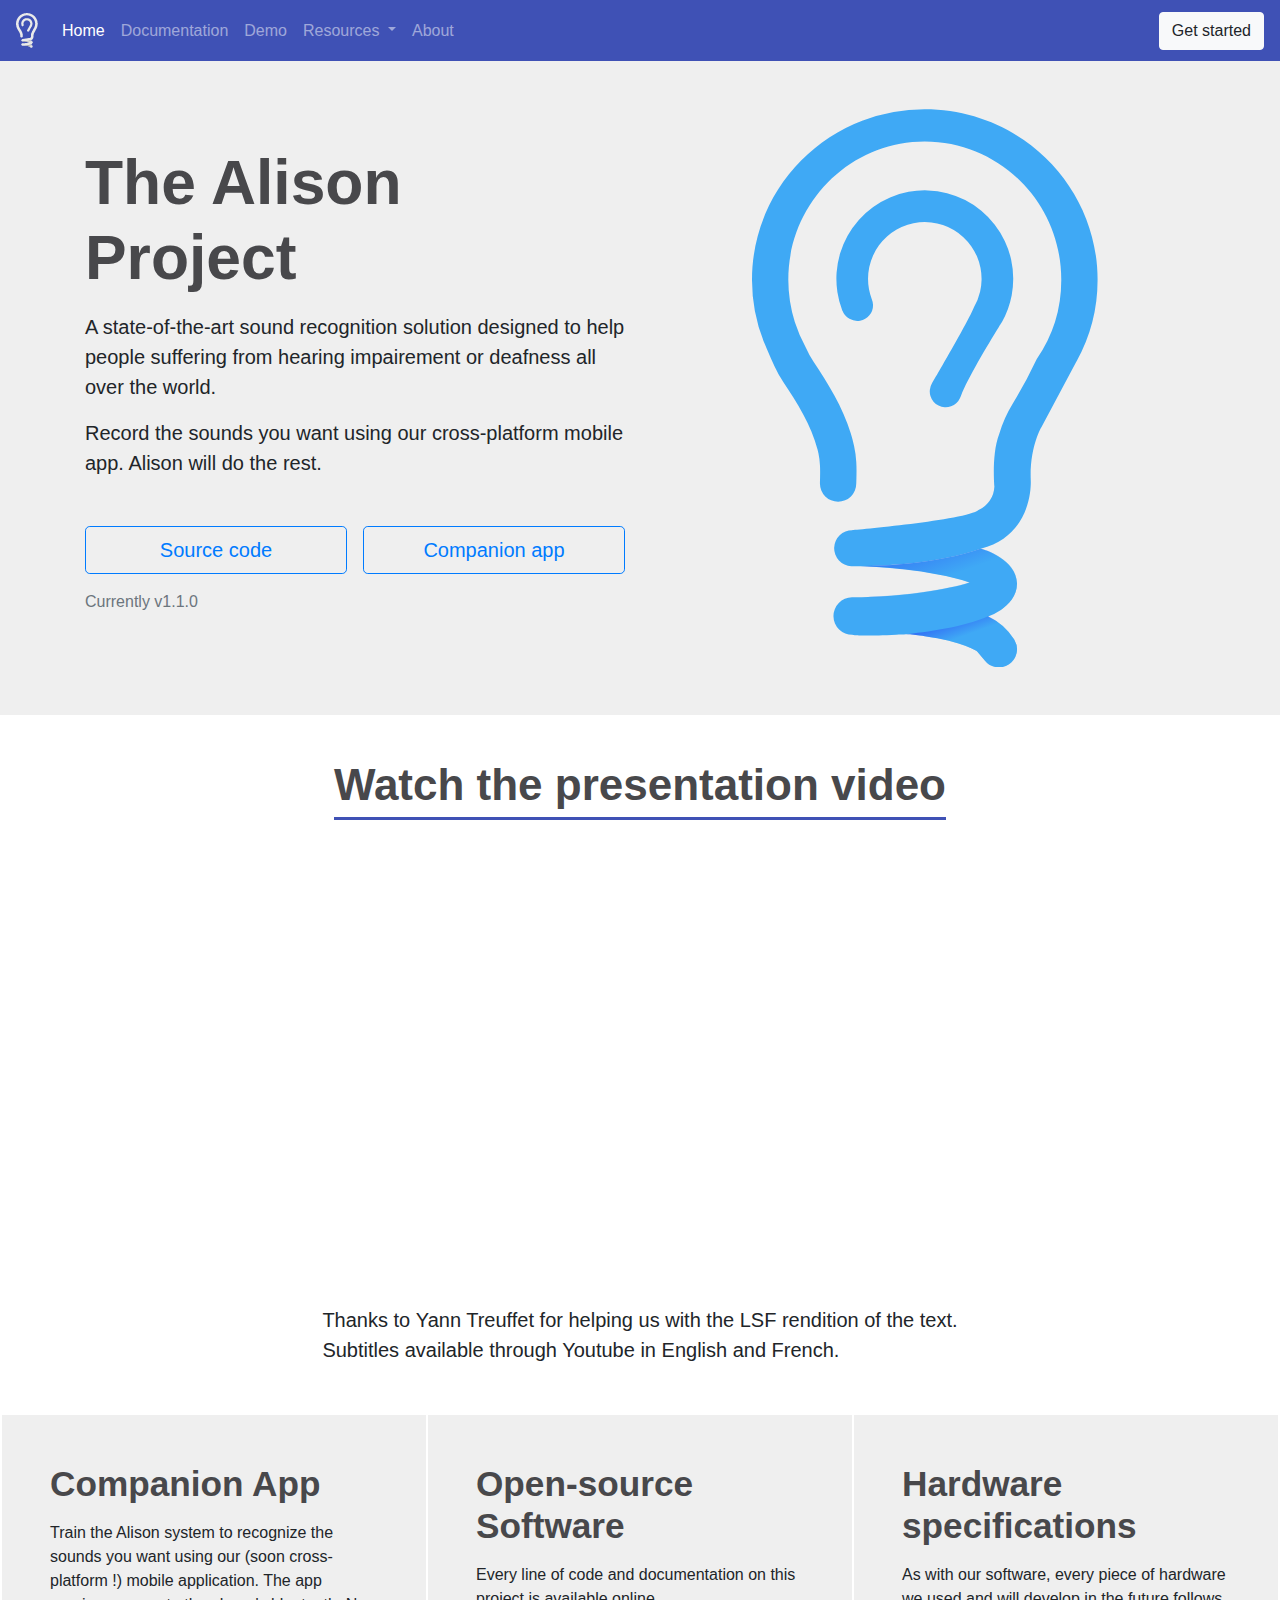
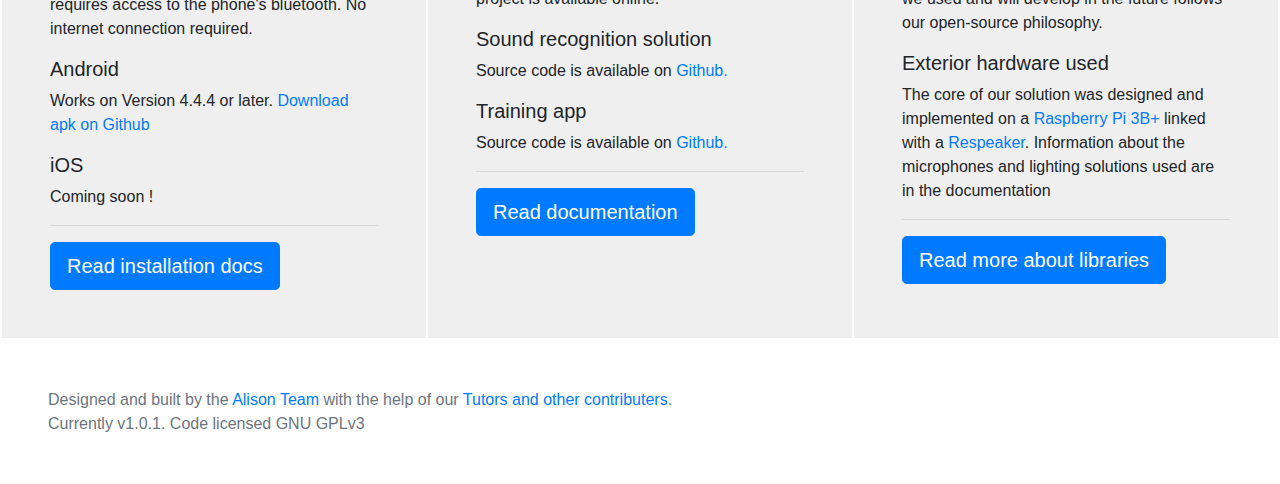
<file: docs/index.html>
<!doctype html>
<html lang="en">
  <head>
    <!-- Required meta tags -->
    <meta charset="utf-8">
    <meta name="viewport" content="width=device-width, initial-scale=1, shrink-to-fit=no">

    <link rel="stylesheet" type="text/css" href="styles.css">

    <title>The Alison Project</title>
  </head>
  <body>

    <header>
    <nav class="navbar navbar-expand-lg navbar-dark bg-blue">
         <a class="navbar-brand" href="#">
          <img src="toplogo.png"/>          
        </a>
            <button class="navbar-toggler" type="button" data-toggle="collapse" data-target="#navbarSupportedContent" aria-controls="navbarSupportedContent" aria-expanded="false" aria-label="Toggle navigation">
          <span class="navbar-toggler-icon"></span>
        </button>
      
        <div class="collapse navbar-collapse" id="navbarSupportedContent">
          <ul class="navbar-nav mr-auto">
            <li class="nav-item active">
              <a class="nav-link" href="#">Home</a>
            </li>
            <li class="nav-item">
              <a class="nav-link" href="./NoticeNMF/index.html">Documentation</a>
            </li>
            <li class="nav-item">
               <a class="nav-link" href="./demo.html">Demo</a>
             </li>
            <li class="nav-item dropdown">
              <a class="nav-link dropdown-toggle" href="#" id="navbarDropdown" role="button" data-toggle="dropdown" aria-haspopup="true" aria-expanded="false">
                Resources
              </a>
              <div class="dropdown-menu" aria-labelledby="navbarDropdown">
                <a class="dropdown-item" href="https://github.com/VincentErb/AlisonProject">System source code</a>
                <div class="dropdown-divider"></div>
                <a class="dropdown-item" href="./Learning/index.html">The learning phase</a>
                <a class="dropdown-item" href="./NoticeNMF/index.html">NMF explained</a>

              </div>
            </li>
            <div class="tblack">
              <a class="nav-link" href="./about.html">About</a>
            </div>
             </li>
          </ul>
          <form class="form-inline my-2 my-lg-0">
              <a href="./Get_Started/index.html" class="btn btn-light" type="submit">Get started</a>
          </form>  
        </div>
      </nav>
      </header>

      <div class="bg-lightgray padding5"> 
        <div class="container">
              <div class="row align-items-center">
                <div class="col-6 mx-auto col-md-6 order-md-2">
                    <div class="inner">
                  <svg id="Calque_1" data-name="Calque 1" xmlns="http://www.w3.org/2000/svg" xmlns:xlink="http://www.w3.org/1999/xlink" viewBox="0 0 295 476.59"><defs><style>.cls-1{fill:#3fa9f5;}.cls-2{opacity:0.39;fill:url(#Nouvelle_nuance_de_dégradé_1);}.cls-3{opacity:0.49;fill:url(#Dégradé_sans_nom_42);}</style><linearGradient id="Nouvelle_nuance_de_dégradé_1" x1="173.56" y1="441.56" x2="146.95" y2="368.46" gradientUnits="userSpaceOnUse"><stop offset="0" stop-color="#3fa9f5"/><stop offset="0.54" stop-color="#3fa9f5"/><stop offset="0.84" stop-color="#2d55f5"/><stop offset="1" stop-color="#2327f5"/></linearGradient><linearGradient id="Dégradé_sans_nom_42" x1="189.58" y1="485.28" x2="170.75" y2="433.54" gradientUnits="userSpaceOnUse"><stop offset="0" stop-color="#3fa9f5"/><stop offset="0.66" stop-color="#3fa9f5"/><stop offset="0.88" stop-color="#2d55f5"/><stop offset="1" stop-color="#2327f5"/></linearGradient></defs><title>Plan de travail 1</title><path class="cls-1" d="M94.67,9.83A148.93,148.93,0,0,1,147.5.22C229,.22,295,65.36,295,145.72A143.29,143.29,0,0,1,277,215.51l-.06.11-29.8,55.76s-10.33,17-9.18,45.26c0,0,3.2,47.13-42.76,58.69-38.13,13.41-88.36,14.94-107.65,15h-.24l-2.55,0v0a15.41,15.41,0,0,1,.88-30.8s97.28-8.43,107.7-17.17a23.08,23.08,0,0,0,13.56-20.21s-2.58-27.81,4.2-45a106.43,106.43,0,0,1,11.43-25.57,391,391,0,0,0,20.44-38A118.6,118.6,0,0,0,264,145.72c0-65.21-52.16-118.07-116.5-118.07S31,80.51,31,145.72a119.53,119.53,0,0,0,5.55,36.11,117.78,117.78,0,0,0,9.57,22.09,84.81,84.81,0,0,0,6.3,11.7c12.46,18.68,25,38.72,32,61.67q1.35,4.45,2.42,9.08c.09.38.18.76.26,1.14A87,87,0,0,1,89,301.14c.38,6.3.21,12.46,0,18.5h0v.08a15.5,15.5,0,0,1-31,0c0-.31,0-.62,0-.92v0c.14-5.17.27-10.17,0-14.91a58.46,58.46,0,0,0-1.21-9.69c-.24-1.09-.5-2.18-.79-3.27-5.33-20.81-17.44-40.08-29.44-58.09C21,224.44,17,215,13.17,205.9c-.13-.3-.25-.61-.38-.91q-1.45-3.48-2.79-6.52A143.21,143.21,0,0,1,0,145.72c0-62,39.28-114.9,94.61-135.87Z"/><path class="cls-1" d="M224.13,453.4a15.45,15.45,0,0,1-25.6,17.19v0l-6.31-7.45-.12-.14-.08-.09v0l-.59-.39a39.44,39.44,0,0,0-4.3-2.3c-1.66-.77-3.37-1.46-5.09-2.09s-3.38-1.17-5.09-1.7l-.57-.18h0q-3-.9-6-1.66c-2-.52-4.06-1-6.11-1.46s-4-.86-6-1.25-3.77-.71-5.66-1c-1.69-.3-3.39-.58-5.09-.85-1.43-.23-2.86-.44-4.29-.65-2.25-.32-4.5-.68-6.77-.83-1.47-.09-2.95-.11-4.42-.08-.76,0-1.51,0-2.26.07h-.07l-2.19.13c-1.44.09-2.85.13-4.28.19-2.72.11-5.43.21-8.15.3-2.29.07-4.58.14-6.87.19-1.9.05-3.81.08-5.71.11-1.55,0-3.1,0-4.66,0-1.23,0-2.47,0-3.7,0l-2.86-.07c-.71,0-1.42-.06-2.13-.1-.5,0-1-.06-1.5-.11l-1-.11-.57-.1-.26-.07-.06,0a16,16,0,0,1-.42-32.06h.53l1.91,0q5.73-.09,11.11-.29c57.92-2.1,86.77-12.42,86.77-12.42-33.78-11.34-81-13.45-96.1-13.83l-2.07,0c19.29-.05,69.52-1.58,107.65-15,3.21.52,30.72,9.51,31.06,29.58.18,10.85-7.05,18.22-13.73,22.71a49.73,49.73,0,0,1-10.95,5.54A52.33,52.33,0,0,1,223.21,452h0A16,16,0,0,1,224.13,453.4Z"/><path class="cls-2" d="M226.21,404.69c.18,10.85-7.05,18.22-13.73,22.71L156.86,423l-58-6.59c57.92-2.1,86.77-12.42,86.77-12.42-33.78-11.34-81-13.45-96.1-13.83l-2.07,0c19.29-.05,69.52-1.58,107.65-15C198.36,375.63,225.87,384.62,226.21,404.69Z"/><path class="cls-3" d="M225.36,466.16a15.45,15.45,0,0,1-26.83,4.43v0l-6.31-7.45-.12-.14-.08-.09v0l-.59-.39a39.44,39.44,0,0,0-4.3-2.3c-1.66-.77-3.37-1.46-5.09-2.09s-3.38-1.17-5.09-1.7l-.57-.18h0q-3-.9-6-1.66c-2-.52-4.06-1-6.11-1.46s-4-.86-6-1.25-3.77-.71-5.66-1c-1.69-.3-3.39-.58-5.09-.85-1.43-.23-2.86-.44-4.29-.65-2.25-.32-4.5-.68-6.77-.83-1.47-.09-2.95-.11-4.42-.08-.76,0-1.51,0-2.26.07,18.3-1.86,51.71-6.34,71.77-15.52A52.33,52.33,0,0,1,223.21,452h0a16,16,0,0,1,.91,1.4A15.43,15.43,0,0,1,225.36,466.16Z"/><path class="cls-1" d="M223,144.93a75.89,75.89,0,0,1-1.34,14.24,75,75,0,0,1-8.26,22.61,0,0,0,0,0,0,0l0,0,0,0-.08.12-.1.17-.37.58-.33.54c-.61,1-1.49,2.39-2.57,4.15l-.06.1c-7.79,12.67-26,43-31.55,57.51l-.59,1.31-.07.16a13.52,13.52,0,1,1-24.16-12.05l.09-.15.22-.38,0-.06c.21-.35.5-.86.88-1.49,1.54-2.62,4.4-7.5,7.86-13.49,9.53-16.48,23.6-41.27,27-49.77A48.29,48.29,0,0,0,194.7,156a48.46,48.46,0,1,0-95.65-11,48,48,0,0,0,3,16.67,16.24,16.24,0,0,1,1.28,5.74,13.48,13.48,0,0,1-26.1,4.75l-.11,0A75.48,75.48,0,1,1,223,144.93Z"/></svg>
                </div>
                </div>
                <div class="col-md-6 order-md-1 text-center text-md-left pr-md-7">
                  <h1  class="maintitle">The Alison Project</h1>
                  <p class="lead mt-3">
                    A state-of-the-art sound recognition solution designed to help people suffering from hearing impairement or deafness all over the world. 
                  </p>
                  <p class="lead mb-4 mb-5">
                    Record the sounds you want using our cross-platform mobile app. Alison will do the rest.
                  </p>
                  <div class="row mx-n2">
                    <div class="col-md px-2">
                      <a href="https://github.com/VincentErb/AlisonProject" class="btn btn-lg btn-outline-primary w-100 mb-3">Source code</a>
                    </div>
                    <div class="col-md px-2">
                      <a href="https://github.com/Faymir/alison-project-android-app" class="btn btn-lg btn-outline-primary w-100 mb-3">Companion app</a>
                    </div>
                  </div>
                  <p class="text-muted mb-3">
                    Currently v1.1.0
                  </p>
                </div>
              </div>
            </div>
        </div>
      </div>
      
      <div class="container mx-auto mt-4 mb-4">
        <div class="row maxi mx-auto">

            <div class="col-xs-6 ml-5 mb-4 mx-auto">
                <h2 class="sectitle bordervideo">Watch the presentation video</h2>
            </div>

            <div class="col-xs-6 iframe-container mb-4 mt-4">
              <iframe src="https://www.youtube.com/embed/2nBuPAEmp3o" 
              frameborder="0" allow="accelerometer; autoplay; encrypted-media; gyroscope; picture-in-picture" allowfullscreen></iframe>
            </div>

            <div class="col-xs-6 mx-auto mb-2 ml-2 mr-2">
              <p class="lead ml-2 mr-2 mb-0">Thanks to <b>Yann Treuffet</b> for helping us with the LSF rendition of the text.</p>
              <p class="lead ml-2 mr-2">Subtitles available through Youtube in English and French.</p>
            </div>
            
            
        </div>
      </div>

      <div class="masthead-followup row m-0 border border-white">
         <div class="col-12 col-md-4 p-3 p-md-5 bg-lightgray border border-white">
           <h3 class="bottomtitle">Companion App</h3>
           <p>Train the Alison system to recognize the sounds you want using our (soon cross-platform !) mobile application. 
              The app requires access to the phone's bluetooth. No internet connection required.</p>

            <h5>Android</h5>
            <p>
                Works on Version 4.4.4 or later. &#13;&#10;
                <a href="https://github.com/Faymir/alison-project-android-app">&#13;&#10; Download apk on Github</a>
            </p>
            <h5>iOS</h5>
            <p>Coming soon !</p>
       
       
           <hr class="half-rule">
           <a class="btn btn-lg btn-primary w-60 forcerobo" href="./App/index.html">Read installation docs</a>
         </div>
       
         <div class="col-12 col-md-4 p-3 p-md-5 bg-lightgray border border-white">
            <h3 class="bottomtitle">Open-source Software</h3>
           <p>Every line of code and documentation on this project is available online.</p>
       
       <h5>Sound recognition solution</h5>  
       <p>Source code is available on <a href="https://github.com/VincentErb/AlisonProject">Github.</a></p>

       <h5>Training app</h5>
       <p>Source code is available on <a href="https://github.com/Faymir/alison-project-android-app">Github.</a></p>

       <hr class="half-rule">
           <a class="btn btn-lg btn-primary w-60 forcerobo" href="./NoticeNMF/index.html">Read documentation</a>
       
         </div>
       
         <div class="col-12 col-md-4 p-3 p-md-5 bg-lightgray border border-white">
           <h3 class="bottomtitle">Hardware specifications</h3>
           <p>As with our software, every piece of hardware we used and will develop in the future follows our open-source philosophy.</p>
           <h5>Exterior hardware used</h5>
           <p>The core of our solution was designed and implemented on a <a href="https://www.raspberrypi.org/products/">Raspberry Pi 3B+</a> linked with a <a href="https://respeaker.io/">Respeaker</a>.
         Information about the microphones and lighting solutions used are in the documentation</a></p>
           <hr class="half-rule">
           <a href="./Libraries/index.html" class="btn btn-lg btn-primary w-60 forcerobo">Read more about libraries</a>
         </div>
       </div>

      <footer class="bd-footer text-muted">
        <div class="container-fluid p-3 p-md-5">
            <p class="mb-0">Designed and built by the <a href="./about.html#team">Alison Team</a> with the help of our <a href="./about.html#contributors">Tutors and other contributers</a>.
            </p>
            <p class="mb-0">Currently v1.0.1. Code licensed GNU GPLv3</p>
        </div>
      </footer>

    <!-- Optional JavaScript -->
    <!-- jQuery first, then Popper.js, then Bootstrap JS -->
    <script src="https://code.jquery.com/jquery-3.3.1.slim.min.js" integrity="sha384-q8i/X+965DzO0rT7abK41JStQIAqVgRVzpbzo5smXKp4YfRvH+8abtTE1Pi6jizo" crossorigin="anonymous"></script>
    <script src="https://cdnjs.cloudflare.com/ajax/libs/popper.js/1.14.7/umd/popper.min.js" integrity="sha384-UO2eT0CpHqdSJQ6hJty5KVphtPhzWj9WO1clHTMGa3JDZwrnQq4sF86dIHNDz0W1" crossorigin="anonymous"></script>
    <script src="https://stackpath.bootstrapcdn.com/bootstrap/4.3.1/js/bootstrap.min.js" integrity="sha384-JjSmVgyd0p3pXB1rRibZUAYoIIy6OrQ6VrjIEaFf/nJGzIxFDsf4x0xIM+B07jRM" crossorigin="anonymous"></script>
  </body>
</html>
</file>
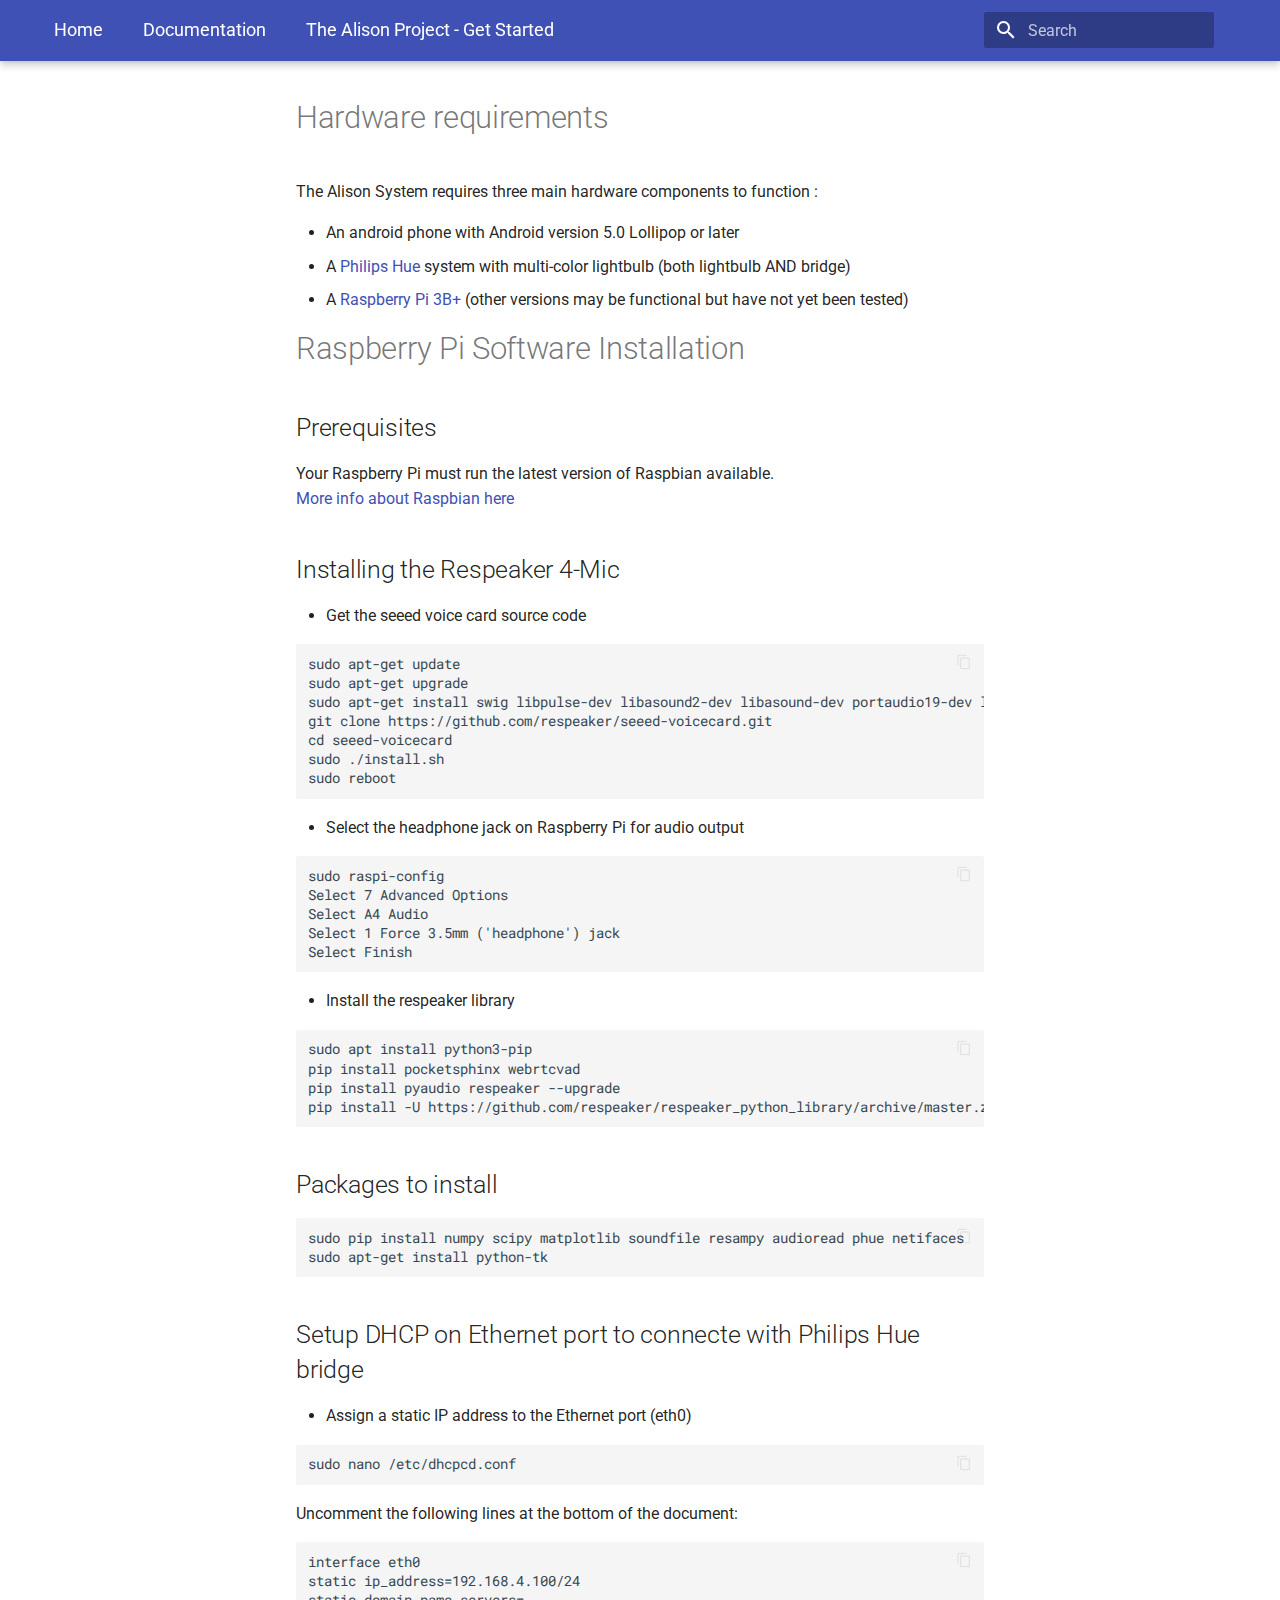
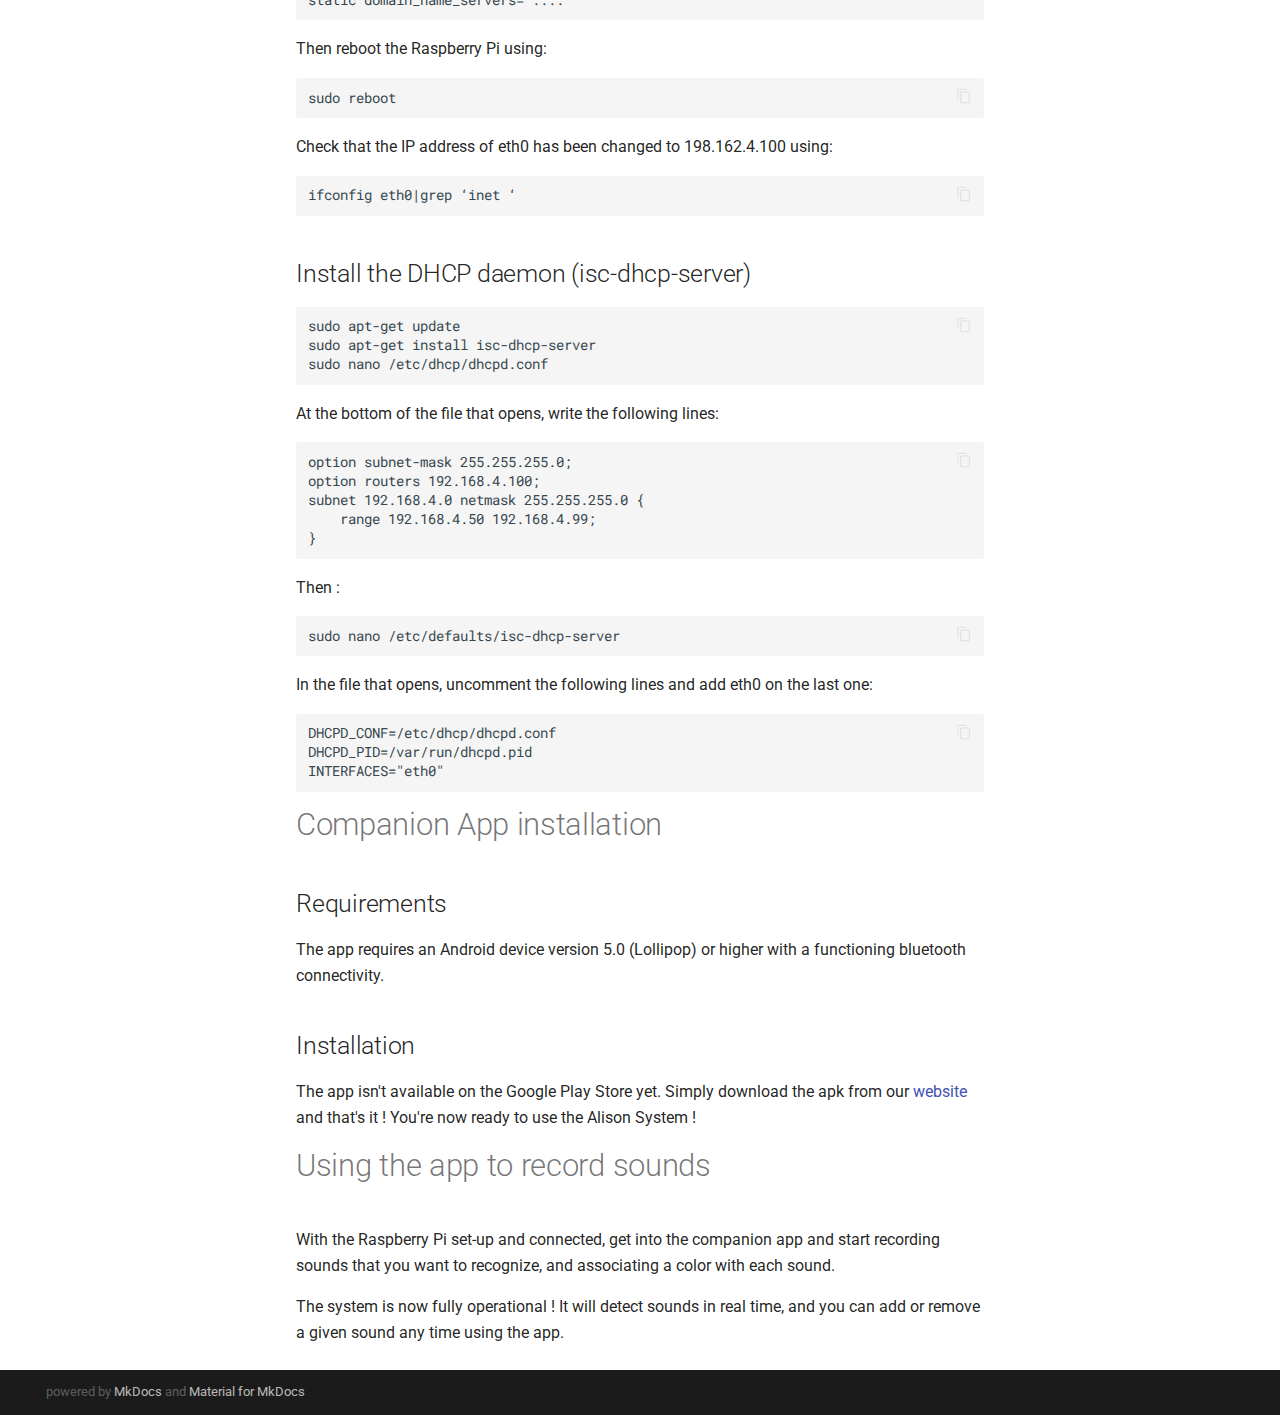
<file: docs/Get_Started/index.html>
<!doctype html>
<html lang="en" class="no-js">
  <head>
    
      <meta charset="utf-8">
      <meta name="viewport" content="width=device-width,initial-scale=1">
      <meta http-equiv="x-ua-compatible" content="ie=edge">
      
      
      
      
        <meta name="lang:clipboard.copy" content="Copy to clipboard">
      
        <meta name="lang:clipboard.copied" content="Copied to clipboard">
      
        <meta name="lang:search.language" content="en">
      
        <meta name="lang:search.pipeline.stopwords" content="True">
      
        <meta name="lang:search.pipeline.trimmer" content="True">
      
        <meta name="lang:search.result.none" content="No matching documents">
      
        <meta name="lang:search.result.one" content="1 matching document">
      
        <meta name="lang:search.result.other" content="# matching documents">
      
        <meta name="lang:search.tokenizer" content="[\s\-]+">
      
      <link rel="shortcut icon" href="assets/images/favicon.png">
      <meta name="generator" content="mkdocs-1.0.4, mkdocs-material-4.2.0">
    
    
      
        <title>The Alison Project - Get Started</title>
      <link rel="stylesheet" href="assets/stylesheets/application.750b69bd.css">
      
      
    
    
      <script src="assets/javascripts/modernizr.74668098.js"></script>
    
    
      
        <link href="https://fonts.gstatic.com" rel="preconnect" crossorigin>
        <link rel="stylesheet" href="https://fonts.googleapis.com/css?family=Roboto:300,400,400i,700|Roboto+Mono">
        <style>body,input{font-family:"Roboto","Helvetica Neue",Helvetica,Arial,sans-serif}code,kbd,pre{font-family:"Roboto Mono","Courier New",Courier,monospace}</style>
      
    
    <link rel="stylesheet" href="assets/fonts/material-icons.css">
    
    
    
      
    
    
  </head>
  
    <body dir="ltr">
  
    <svg class="md-svg">
      <defs>
        
        
      </defs>
    </svg>
    <input class="md-toggle" data-md-toggle="drawer" type="checkbox" id="__drawer" autocomplete="off">
    <input class="md-toggle" data-md-toggle="search" type="checkbox" id="__search" autocomplete="off">
    <label class="md-overlay" data-md-component="overlay" for="__drawer"></label>
    
      <a href="#hardware-requirements" tabindex="1" class="md-skip">
        Skip to content
      </a>
    
    
      <header class="md-header" height="62px" data-md-component="header">
  <nav class="md-header-nav md-grid" height="62px">
    <div class="md-flex">
    
      <div class="md-flex__cell md-flex__cell--shrink">
        <div class="md-flex__ellipsis md-header-nav__title" data-md-component="title">
          <a href="../index.html">
            Home
          </a> 
       </div>  
      </div>
      <div class="md-flex__cell md-flex__cell--shrink">
        <div class="md-flex__ellipsis md-header-nav__title" data-md-component="title">
          <a href="../NoticeNMF/index.html">
            Documentation
          </a> 
       </div>  
      </div>
      
      <div class="md-flex__cell md-flex__cell--shrink">
        <label class="md-icon md-icon--menu md-header-nav__button" for="__drawer"></label>
      </div>
      <div class="md-flex__cell md-flex__cell--stretch">
        <div class="md-flex__ellipsis md-header-nav__title" data-md-component="title">
          
            <span class="md-header-nav__topic">
              The Alison Project - Get Started
            </span>
          
        </div>
      </div>


      <div class="md-flex__cell md-flex__cell--shrink">
        
          <label class="md-icon md-icon--search md-header-nav__button" for="__search"></label>

          
          
<div class="md-search" data-md-component="search" role="dialog">
  <label class="md-search__overlay" for="__search"></label>
  <div class="md-search__inner" role="search">
    <form class="md-search__form" name="search">
      <input type="text" class="md-search__input" name="query" placeholder="Search" autocapitalize="off" autocorrect="off" autocomplete="off" spellcheck="false" data-md-component="query" data-md-state="active">
      <label class="md-icon md-search__icon" for="__search"></label>
      <button type="reset" class="md-icon md-search__icon" data-md-component="reset" tabindex="-1">
        &#xE5CD;
      </button>
    </form>
    <div class="md-search__output">
      <div class="md-search__scrollwrap" data-md-scrollfix>
        <div class="md-search-result" data-md-component="result">
          <div class="md-search-result__meta">
            Type to start searching
          </div>
          <ol class="md-search-result__list"></ol>
        </div>
      </div>
    </div>
  </div>
</div>
        
      </div>
      
    </div>
  </nav>
</header>
    
    <div class="md-container">
      
        
      
      
      <main class="md-main">
        <div class="md-main__inner md-grid" data-md-component="container">
          
            
              <div class="md-sidebar md-sidebar--primary" data-md-component="navigation">
                <div class="md-sidebar__scrollwrap">
                  <div class="md-sidebar__inner">
                    <nav class="md-nav md-nav--primary" data-md-level="0">
  <label class="md-nav__title md-nav__title--site" for="__drawer">
    <a href="." title="The Alison Project - Get Started" class="md-nav__button md-logo">
      
        <i class="md-icon"></i>
      
    </a>
  </label>
  
  <ul class="md-nav__list" data-md-scrollfix>
    
      
      
      

  


  <li class="md-nav__item md-nav__item--active">
    
    <input class="md-toggle md-nav__toggle" data-md-toggle="toc" type="checkbox" id="__toc">
    
      
    
    
    <a href="." title="Hardware requirements" class="md-nav__link md-nav__link--active">
    </a>
    
  </li>

    
  </ul>
</nav>
                  </div>
                </div>
              </div>
            
            
              <div class="md-sidebar md-sidebar--secondary" data-md-component="toc">
                <div class="md-sidebar__scrollwrap">
                  <div class="md-sidebar__inner">
                    
<nav class="md-nav md-nav--secondary">
  
  
    
  
  
</nav>
                  </div>
                </div>
              </div>
            
          
          <div class="md-content">
            <article class="md-content__inner md-typeset">
              
                
                
                <h1 id="hardware-requirements">Hardware requirements</h1>
<p>The Alison System requires three main hardware components to function :  </p>
<ul>
<li>
<p>An android phone with Android version 5.0 Lollipop or later  </p>
</li>
<li>
<p>A <a href="https://www2.meethue.com/fr-fr">Philips Hue</a> system with multi-color lightbulb (both lightbulb AND bridge)  </p>
</li>
<li>
<p>A <a href="https://www.raspberrypi.org/products">Raspberry Pi 3B+</a> (other versions may be functional but have not yet been tested)  </p>
</li>
</ul>
<h1 id="raspberry-pi-software-installation">Raspberry Pi Software Installation</h1>
<h2 id="prerequisites">Prerequisites</h2>
<p>Your Raspberry Pi must run the latest version of Raspbian available.<br />
<a href="https://raspbian.org/" title="Raspbian- Main page">More info about Raspbian here</a></p>
<h2 id="installing-the-respeaker-4-mic">Installing the Respeaker 4-Mic</h2>
<ul>
<li>Get the seeed voice card source code</li>
</ul>
<pre><code>sudo apt-get update
sudo apt-get upgrade
sudo apt-get install swig libpulse-dev libasound2-dev libasound-dev portaudio19-dev libportaudio2 libportaudiocpp0
git clone https://github.com/respeaker/seeed-voicecard.git
cd seeed-voicecard
sudo ./install.sh
sudo reboot
</code></pre>

<ul>
<li>Select the headphone jack on Raspberry Pi for audio output</li>
</ul>
<pre><code>sudo raspi-config
Select 7 Advanced Options
Select A4 Audio
Select 1 Force 3.5mm ('headphone') jack
Select Finish
</code></pre>

<ul>
<li>Install the respeaker library</li>
</ul>
<pre><code>sudo apt install python3-pip
pip install pocketsphinx webrtcvad
pip install pyaudio respeaker --upgrade
pip install -U https://github.com/respeaker/respeaker_python_library/archive/master.zip
</code></pre>

<h2 id="packages-to-install">Packages to install</h2>
<pre><code>sudo pip install numpy scipy matplotlib soundfile resampy audioread phue netifaces
sudo apt-get install python-tk
</code></pre>

<h2 id="setup-dhcp-on-ethernet-port-to-connecte-with-philips-hue-bridge">Setup DHCP on Ethernet port to connecte with Philips Hue bridge</h2>
<ul>
<li>Assign a static IP address to the Ethernet port (eth0)</li>
</ul>
<pre><code>sudo nano /etc/dhcpcd.conf
</code></pre>

<p>Uncomment the following lines at the bottom of the document:</p>
<pre><code>interface eth0
static ip_address=192.168.4.100/24
static domain_name_servers= ....
</code></pre>

<p>Then reboot the Raspberry Pi using:</p>
<pre><code>sudo reboot
</code></pre>

<p>Check that the IP address of eth0 has been changed to 198.162.4.100 using:</p>
<pre><code>ifconfig eth0|grep ‘inet ‘
</code></pre>

<h2 id="install-the-dhcp-daemon-isc-dhcp-server">Install the DHCP daemon (isc-dhcp-server)</h2>
<pre><code>sudo apt-get update
sudo apt-get install isc-dhcp-server
sudo nano /etc/dhcp/dhcpd.conf
</code></pre>

<p>At the bottom of the file that opens, write the following lines:</p>
<pre><code>option subnet-mask 255.255.255.0;
option routers 192.168.4.100;
subnet 192.168.4.0 netmask 255.255.255.0 {
    range 192.168.4.50 192.168.4.99;
}
</code></pre>

<p>Then : </p>
<pre><code>sudo nano /etc/defaults/isc-dhcp-server
</code></pre>

<p>In the file that opens, uncomment the following lines and add eth0 on the last one:</p>
<pre><code>DHCPD_CONF=/etc/dhcp/dhcpd.conf
DHCPD_PID=/var/run/dhcpd.pid
INTERFACES=&quot;eth0&quot;
</code></pre>

<h1 id="companion-app-installation">Companion App installation</h1>
<h2 id="requirements">Requirements</h2>
<p>The app requires an Android device version 5.0 (Lollipop) or higher with a functioning bluetooth connectivity.</p>
<h2 id="installation">Installation</h2>
<p>The app isn't available on the Google Play Store yet. Simply download the apk from our <a href="https://alisonproject.ml">website</a> and that's it !   You're now ready to use the Alison System !</p>
<h1 id="using-the-app-to-record-sounds">Using the app to record sounds</h1>
<p>With the Raspberry Pi set-up and connected, get into the companion app and start recording sounds that you want to recognize, and associating a color with each sound.   </p>
<p>The system is now fully operational ! It will detect sounds in real time, and you can add or remove a given sound any time using the app.  </p>
                
                  
                
              
              
                


              
            </article>
          </div>
        </div>
      </main>
      
        
<footer class="md-footer">
  
  <div class="md-footer-meta md-typeset">
    <div class="md-footer-meta__inner md-grid">
      <div class="md-footer-copyright">
        
        powered by
        <a href="https://www.mkdocs.org">MkDocs</a>
        and
        <a href="https://squidfunk.github.io/mkdocs-material/">
          Material for MkDocs</a>
      </div>
      
    </div>
  </div>
</footer>
      
    </div>
    
      <script src="assets/javascripts/application.39abc4af.js"></script>
      
      <script>app.initialize({version:"1.0.4",url:{base:"."}})</script>
      
    
  </body>
</html>
</file>
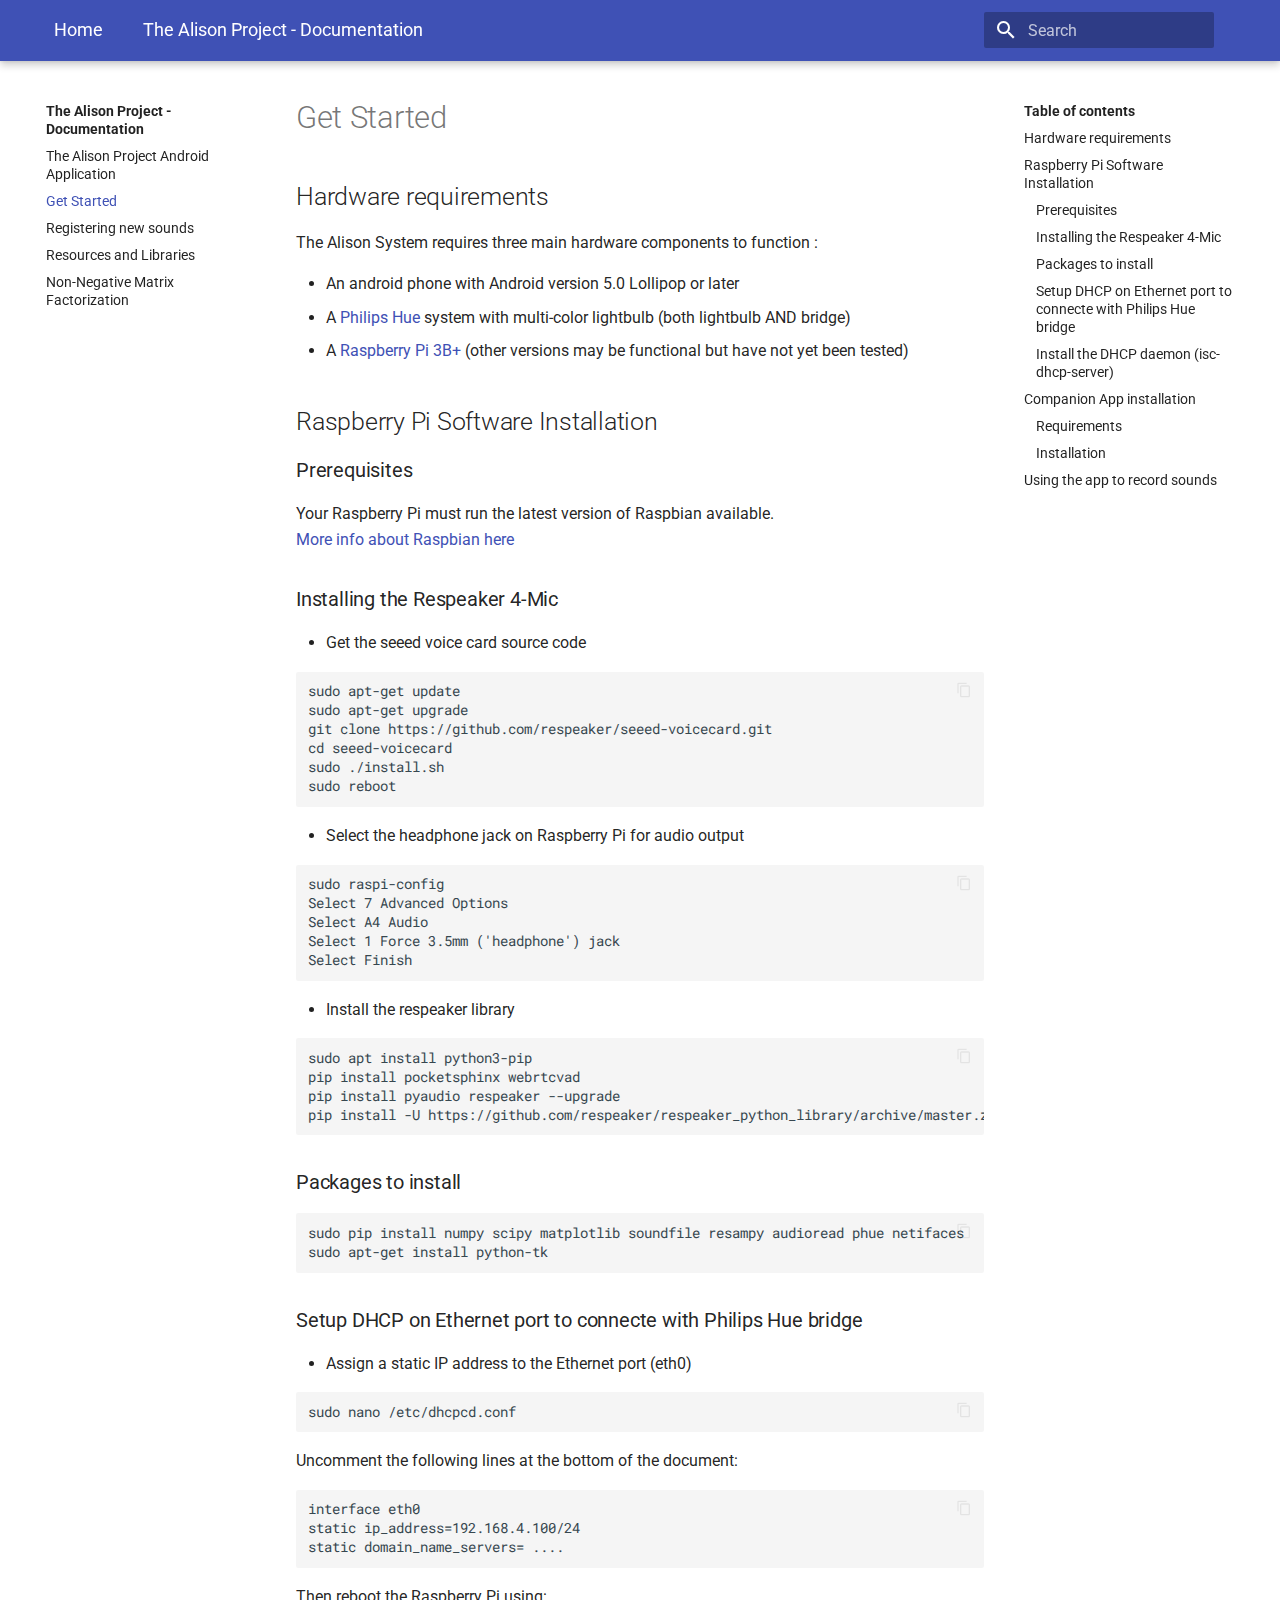
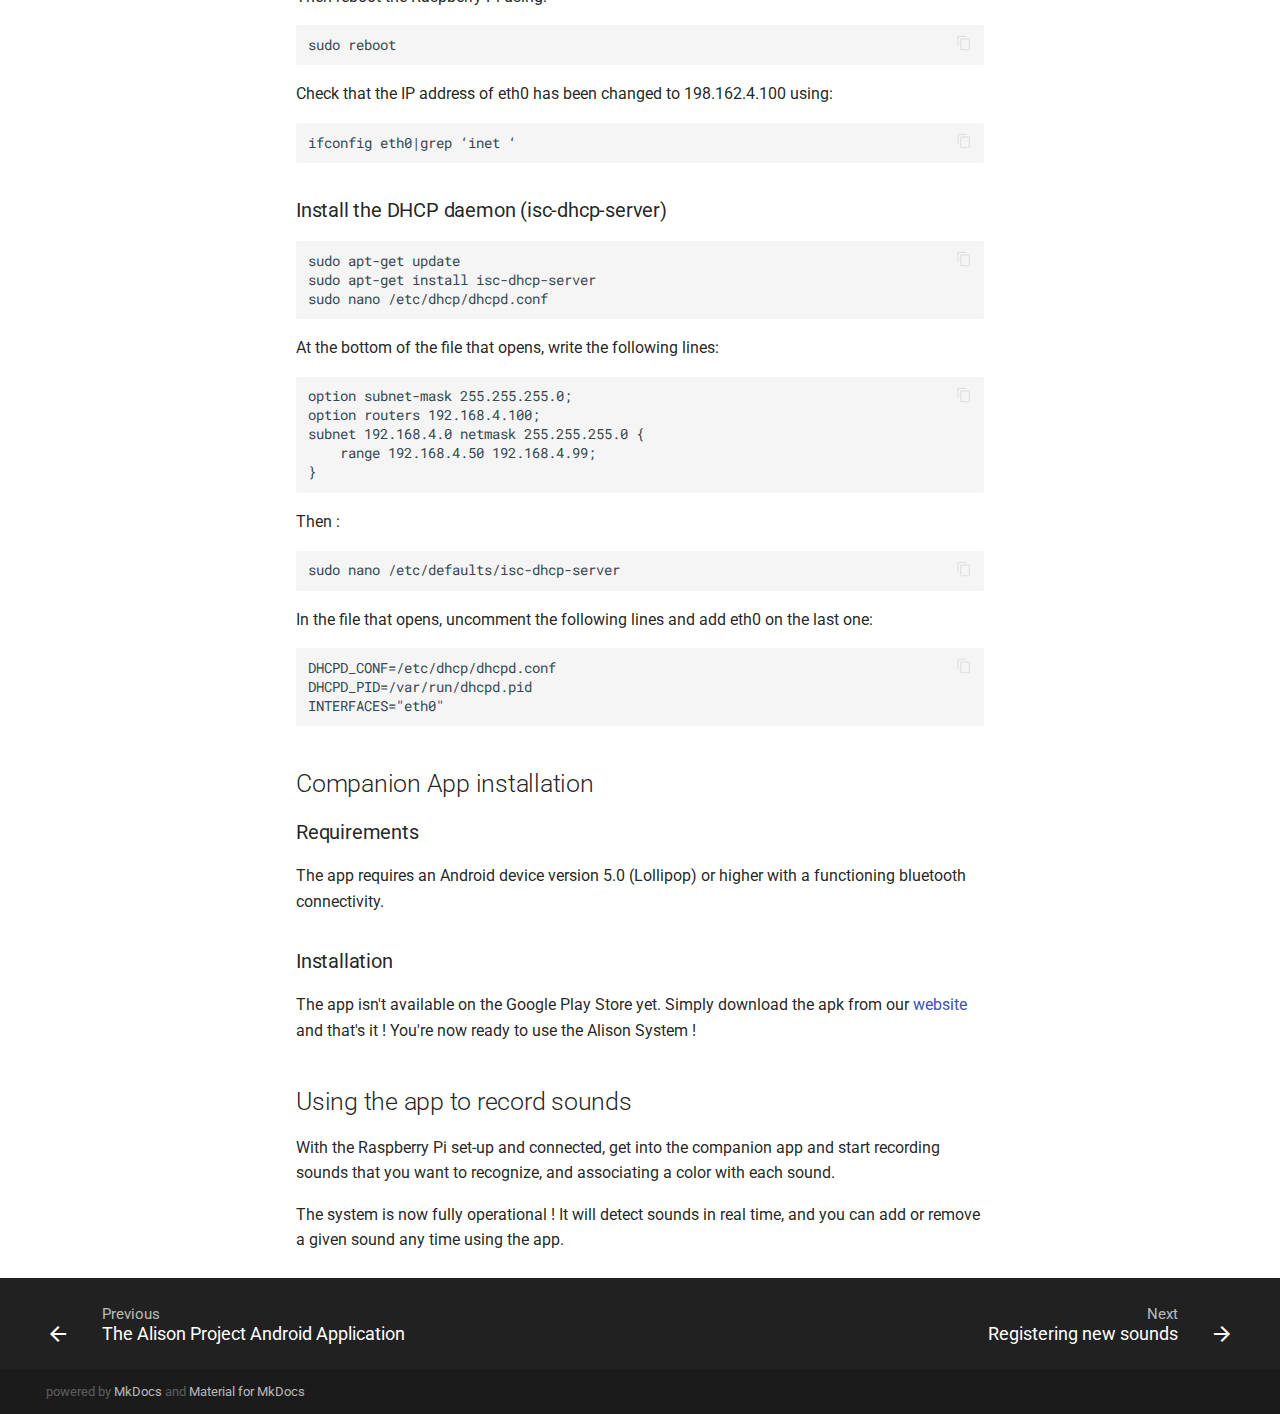
<file: docs/GetStarted/index.html>
<!doctype html>
<html lang="en" class="no-js">
  <head>
    
      <meta charset="utf-8">
      <meta name="viewport" content="width=device-width,initial-scale=1">
      <meta http-equiv="x-ua-compatible" content="ie=edge">
      
      
      
      
        <meta name="lang:clipboard.copy" content="Copy to clipboard">
      
        <meta name="lang:clipboard.copied" content="Copied to clipboard">
      
        <meta name="lang:search.language" content="en">
      
        <meta name="lang:search.pipeline.stopwords" content="True">
      
        <meta name="lang:search.pipeline.trimmer" content="True">
      
        <meta name="lang:search.result.none" content="No matching documents">
      
        <meta name="lang:search.result.one" content="1 matching document">
      
        <meta name="lang:search.result.other" content="# matching documents">
      
        <meta name="lang:search.tokenizer" content="[\s\-]+">
      
      <link rel="shortcut icon" href="../assets/images/favicon.png">
      <meta name="generator" content="mkdocs-1.0.4, mkdocs-material-4.2.0">
    
    
      
        <title>Get Started - The Alison Project - Documentation</title>
      
    
    
      <link rel="stylesheet" href="../assets/stylesheets/application.750b69bd.css">
      
      
    
    
      <script src="../assets/javascripts/modernizr.74668098.js"></script>
    
    
      
        <link href="https://fonts.gstatic.com" rel="preconnect" crossorigin>
        <link rel="stylesheet" href="https://fonts.googleapis.com/css?family=Roboto:300,400,400i,700|Roboto+Mono">
        <style>body,input{font-family:"Roboto","Helvetica Neue",Helvetica,Arial,sans-serif}code,kbd,pre{font-family:"Roboto Mono","Courier New",Courier,monospace}</style>
      
    
    <link rel="stylesheet" href="../assets/fonts/material-icons.css">
    
    
    
      
    
    
  </head>
  
    <body dir="ltr">
  
    <svg class="md-svg">
      <defs>
        
        
      </defs>
    </svg>
    <input class="md-toggle" data-md-toggle="drawer" type="checkbox" id="__drawer" autocomplete="off">
    <input class="md-toggle" data-md-toggle="search" type="checkbox" id="__search" autocomplete="off">
    <label class="md-overlay" data-md-component="overlay" for="__drawer"></label>
    
      <a href="#get-started" tabindex="1" class="md-skip">
        Skip to content
      </a>
    
    
      <header class="md-header" data-md-component="header">
        <nav class="md-header-nav md-grid" height="62px">
          <div class="md-flex">
          
            <div class="md-flex__cell md-flex__cell--shrink">
              <div class="md-flex__ellipsis md-header-nav__title" data-md-component="title">
                <a href="../index.html">
                  Home
                </a> 
             </div>  
            </div>
            
            
            <div class="md-flex__cell md-flex__cell--shrink">
              <label class="md-icon md-icon--menu md-header-nav__button" for="__drawer"></label>
            </div>
            <div class="md-flex__cell md-flex__cell--stretch">
              <div class="md-flex__ellipsis md-header-nav__title" data-md-component="title">
                
                  <span class="md-header-nav__topic">
                    The Alison Project - Documentation
                  </span>
                
              </div>
            </div>
      
      
            <div class="md-flex__cell md-flex__cell--shrink">
              
                <label class="md-icon md-icon--search md-header-nav__button" for="__search"></label>
      
                
                
      <div class="md-search" data-md-component="search" role="dialog">
        <label class="md-search__overlay" for="__search"></label>
        <div class="md-search__inner" role="search">
          <form class="md-search__form" name="search">
            <input type="text" class="md-search__input" name="query" placeholder="Search" autocapitalize="off" autocorrect="off" autocomplete="off" spellcheck="false" data-md-component="query" data-md-state="active">
            <label class="md-icon md-search__icon" for="__search"></label>
            <button type="reset" class="md-icon md-search__icon" data-md-component="reset" tabindex="-1">
              &#xE5CD;
            </button>
          </form>
          <div class="md-search__output">
            <div class="md-search__scrollwrap" data-md-scrollfix>
              <div class="md-search-result" data-md-component="result">
                <div class="md-search-result__meta">
                  Type to start searching
                </div>
                <ol class="md-search-result__list"></ol>
              </div>
            </div>
          </div>
        </div>
      </div>
              
            </div>
            
          </div>
        </nav>
</header>
    
    <div class="md-container">
      
        
      
      
      <main class="md-main">
        <div class="md-main__inner md-grid" data-md-component="container">
          
            
              <div class="md-sidebar md-sidebar--primary" data-md-component="navigation">
                <div class="md-sidebar__scrollwrap">
                  <div class="md-sidebar__inner">
                    <nav class="md-nav md-nav--primary" data-md-level="0">
  <label class="md-nav__title md-nav__title--site" for="__drawer">
    <a href=".." title="The Alison Project - Documentation" class="md-nav__button md-logo">
      
        <i class="md-icon"></i>
      
    </a>
    The Alison Project - Documentation
  </label>
  
  <ul class="md-nav__list" data-md-scrollfix>
    
      
      
      


  <li class="md-nav__item">
    <a href="../App/" title="The Alison Project Android Application" class="md-nav__link">
      The Alison Project Android Application
    </a>
  </li>

    
      
      
      

  


  <li class="md-nav__item md-nav__item--active">
    
    <input class="md-toggle md-nav__toggle" data-md-toggle="toc" type="checkbox" id="__toc">
    
      
    
    
      <label class="md-nav__link md-nav__link--active" for="__toc">
        Get Started
      </label>
    
    <a href="./" title="Get Started" class="md-nav__link md-nav__link--active">
      Get Started
    </a>
    
      
<nav class="md-nav md-nav--secondary">
  
  
    
  
  
    <label class="md-nav__title" for="__toc">Table of contents</label>
    <ul class="md-nav__list" data-md-scrollfix>
      
        <li class="md-nav__item">
  <a href="#hardware-requirements" title="Hardware requirements" class="md-nav__link">
    Hardware requirements
  </a>
  
</li>
      
        <li class="md-nav__item">
  <a href="#raspberry-pi-software-installation" title="Raspberry Pi Software Installation" class="md-nav__link">
    Raspberry Pi Software Installation
  </a>
  
    <nav class="md-nav">
      <ul class="md-nav__list">
        
          <li class="md-nav__item">
  <a href="#prerequisites" title="Prerequisites" class="md-nav__link">
    Prerequisites
  </a>
  
</li>
        
          <li class="md-nav__item">
  <a href="#installing-the-respeaker-4-mic" title="Installing the Respeaker 4-Mic" class="md-nav__link">
    Installing the Respeaker 4-Mic
  </a>
  
</li>
        
          <li class="md-nav__item">
  <a href="#packages-to-install" title="Packages to install" class="md-nav__link">
    Packages to install
  </a>
  
</li>
        
          <li class="md-nav__item">
  <a href="#setup-dhcp-on-ethernet-port-to-connecte-with-philips-hue-bridge" title="Setup DHCP on Ethernet port to connecte with Philips Hue bridge" class="md-nav__link">
    Setup DHCP on Ethernet port to connecte with Philips Hue bridge
  </a>
  
</li>
        
          <li class="md-nav__item">
  <a href="#install-the-dhcp-daemon-isc-dhcp-server" title="Install the DHCP daemon (isc-dhcp-server)" class="md-nav__link">
    Install the DHCP daemon (isc-dhcp-server)
  </a>
  
</li>
        
      </ul>
    </nav>
  
</li>
      
        <li class="md-nav__item">
  <a href="#companion-app-installation" title="Companion App installation" class="md-nav__link">
    Companion App installation
  </a>
  
    <nav class="md-nav">
      <ul class="md-nav__list">
        
          <li class="md-nav__item">
  <a href="#requirements" title="Requirements" class="md-nav__link">
    Requirements
  </a>
  
</li>
        
          <li class="md-nav__item">
  <a href="#installation" title="Installation" class="md-nav__link">
    Installation
  </a>
  
</li>
        
      </ul>
    </nav>
  
</li>
      
        <li class="md-nav__item">
  <a href="#using-the-app-to-record-sounds" title="Using the app to record sounds" class="md-nav__link">
    Using the app to record sounds
  </a>
  
</li>
      
      
      
      
      
    </ul>
  
</nav>
    
  </li>

    
      
      
      


  <li class="md-nav__item">
    <a href="../Learning/" title="Registering new sounds" class="md-nav__link">
      Registering new sounds
    </a>
  </li>

    
      
      
      


  <li class="md-nav__item">
    <a href="../Libraries/" title="Resources and Libraries" class="md-nav__link">
      Resources and Libraries
    </a>
  </li>

    
      
      
      


  <li class="md-nav__item">
    <a href="../NoticeNMF/" title="Non-Negative Matrix Factorization" class="md-nav__link">
      Non-Negative Matrix Factorization
    </a>
  </li>

    
  </ul>
</nav>
                  </div>
                </div>
              </div>
            
            
              <div class="md-sidebar md-sidebar--secondary" data-md-component="toc">
                <div class="md-sidebar__scrollwrap">
                  <div class="md-sidebar__inner">
                    
<nav class="md-nav md-nav--secondary">
  
  
    
  
  
    <label class="md-nav__title" for="__toc">Table of contents</label>
    <ul class="md-nav__list" data-md-scrollfix>
      
        <li class="md-nav__item">
  <a href="#hardware-requirements" title="Hardware requirements" class="md-nav__link">
    Hardware requirements
  </a>
  
</li>
      
        <li class="md-nav__item">
  <a href="#raspberry-pi-software-installation" title="Raspberry Pi Software Installation" class="md-nav__link">
    Raspberry Pi Software Installation
  </a>
  
    <nav class="md-nav">
      <ul class="md-nav__list">
        
          <li class="md-nav__item">
  <a href="#prerequisites" title="Prerequisites" class="md-nav__link">
    Prerequisites
  </a>
  
</li>
        
          <li class="md-nav__item">
  <a href="#installing-the-respeaker-4-mic" title="Installing the Respeaker 4-Mic" class="md-nav__link">
    Installing the Respeaker 4-Mic
  </a>
  
</li>
        
          <li class="md-nav__item">
  <a href="#packages-to-install" title="Packages to install" class="md-nav__link">
    Packages to install
  </a>
  
</li>
        
          <li class="md-nav__item">
  <a href="#setup-dhcp-on-ethernet-port-to-connecte-with-philips-hue-bridge" title="Setup DHCP on Ethernet port to connecte with Philips Hue bridge" class="md-nav__link">
    Setup DHCP on Ethernet port to connecte with Philips Hue bridge
  </a>
  
</li>
        
          <li class="md-nav__item">
  <a href="#install-the-dhcp-daemon-isc-dhcp-server" title="Install the DHCP daemon (isc-dhcp-server)" class="md-nav__link">
    Install the DHCP daemon (isc-dhcp-server)
  </a>
  
</li>
        
      </ul>
    </nav>
  
</li>
      
        <li class="md-nav__item">
  <a href="#companion-app-installation" title="Companion App installation" class="md-nav__link">
    Companion App installation
  </a>
  
    <nav class="md-nav">
      <ul class="md-nav__list">
        
          <li class="md-nav__item">
  <a href="#requirements" title="Requirements" class="md-nav__link">
    Requirements
  </a>
  
</li>
        
          <li class="md-nav__item">
  <a href="#installation" title="Installation" class="md-nav__link">
    Installation
  </a>
  
</li>
        
      </ul>
    </nav>
  
</li>
      
        <li class="md-nav__item">
  <a href="#using-the-app-to-record-sounds" title="Using the app to record sounds" class="md-nav__link">
    Using the app to record sounds
  </a>
  
</li>
      
      
      
      
      
    </ul>
  
</nav>
                  </div>
                </div>
              </div>
            
          
          <div class="md-content">
            <article class="md-content__inner md-typeset">
              
                
                
                <h1 id="get-started">Get Started</h1>
<h2 id="hardware-requirements">Hardware requirements</h2>
<p>The Alison System requires three main hardware components to function :  </p>
<ul>
<li>
<p>An android phone with Android version 5.0 Lollipop or later  </p>
</li>
<li>
<p>A <a href="https://www2.meethue.com/fr-fr">Philips Hue</a> system with multi-color lightbulb (both lightbulb AND bridge)  </p>
</li>
<li>
<p>A <a href="https://www.raspberrypi.org/products">Raspberry Pi 3B+</a> (other versions may be functional but have not yet been tested)  </p>
</li>
</ul>
<h2 id="raspberry-pi-software-installation">Raspberry Pi Software Installation</h2>
<h3 id="prerequisites">Prerequisites</h3>
<p>Your Raspberry Pi must run the latest version of Raspbian available.<br />
<a href="https://raspbian.org/" title="Raspbian- Main page">More info about Raspbian here</a></p>
<h3 id="installing-the-respeaker-4-mic">Installing the Respeaker 4-Mic</h3>
<ul>
<li>Get the seeed voice card source code</li>
</ul>
<pre><code>sudo apt-get update
sudo apt-get upgrade
git clone https://github.com/respeaker/seeed-voicecard.git
cd seeed-voicecard
sudo ./install.sh
sudo reboot
</code></pre>

<ul>
<li>Select the headphone jack on Raspberry Pi for audio output</li>
</ul>
<pre><code>sudo raspi-config
Select 7 Advanced Options
Select A4 Audio
Select 1 Force 3.5mm ('headphone') jack
Select Finish
</code></pre>

<ul>
<li>Install the respeaker library</li>
</ul>
<pre><code>sudo apt install python3-pip
pip install pocketsphinx webrtcvad
pip install pyaudio respeaker --upgrade
pip install -U https://github.com/respeaker/respeaker_python_library/archive/master.zip
</code></pre>

<h3 id="packages-to-install">Packages to install</h3>
<pre><code>sudo pip install numpy scipy matplotlib soundfile resampy audioread phue netifaces
sudo apt-get install python-tk
</code></pre>

<h3 id="setup-dhcp-on-ethernet-port-to-connecte-with-philips-hue-bridge">Setup DHCP on Ethernet port to connecte with Philips Hue bridge</h3>
<ul>
<li>Assign a static IP address to the Ethernet port (eth0)</li>
</ul>
<pre><code>sudo nano /etc/dhcpcd.conf
</code></pre>

<p>Uncomment the following lines at the bottom of the document:</p>
<pre><code>interface eth0
static ip_address=192.168.4.100/24
static domain_name_servers= ....
</code></pre>

<p>Then reboot the Raspberry Pi using:</p>
<pre><code>sudo reboot
</code></pre>

<p>Check that the IP address of eth0 has been changed to 198.162.4.100 using:</p>
<pre><code>ifconfig eth0|grep ‘inet ‘
</code></pre>

<h3 id="install-the-dhcp-daemon-isc-dhcp-server">Install the DHCP daemon (isc-dhcp-server)</h3>
<pre><code>sudo apt-get update
sudo apt-get install isc-dhcp-server
sudo nano /etc/dhcp/dhcpd.conf
</code></pre>

<p>At the bottom of the file that opens, write the following lines:</p>
<pre><code>option subnet-mask 255.255.255.0;
option routers 192.168.4.100;
subnet 192.168.4.0 netmask 255.255.255.0 {
    range 192.168.4.50 192.168.4.99;
}
</code></pre>

<p>Then : </p>
<pre><code>sudo nano /etc/defaults/isc-dhcp-server
</code></pre>

<p>In the file that opens, uncomment the following lines and add eth0 on the last one:</p>
<pre><code>DHCPD_CONF=/etc/dhcp/dhcpd.conf
DHCPD_PID=/var/run/dhcpd.pid
INTERFACES=&quot;eth0&quot;
</code></pre>

<h2 id="companion-app-installation">Companion App installation</h2>
<h3 id="requirements">Requirements</h3>
<p>The app requires an Android device version 5.0 (Lollipop) or higher with a functioning bluetooth connectivity.</p>
<h3 id="installation">Installation</h3>
<p>The app isn't available on the Google Play Store yet. Simply download the apk from our <a href="https://alisonproject.ml">website</a> and that's it !   You're now ready to use the Alison System !</p>
<h2 id="using-the-app-to-record-sounds">Using the app to record sounds</h2>
<p>With the Raspberry Pi set-up and connected, get into the companion app and start recording sounds that you want to recognize, and associating a color with each sound.   </p>
<p>The system is now fully operational ! It will detect sounds in real time, and you can add or remove a given sound any time using the app.  </p>
                
                  
                
              
              
                


              
            </article>
          </div>
        </div>
      </main>
      
        
<footer class="md-footer">
  
    <div class="md-footer-nav">
      <nav class="md-footer-nav__inner md-grid">
        
          <a href="../App/" title="The Alison Project Android Application" class="md-flex md-footer-nav__link md-footer-nav__link--prev" rel="prev">
            <div class="md-flex__cell md-flex__cell--shrink">
              <i class="md-icon md-icon--arrow-back md-footer-nav__button"></i>
            </div>
            <div class="md-flex__cell md-flex__cell--stretch md-footer-nav__title">
              <span class="md-flex__ellipsis">
                <span class="md-footer-nav__direction">
                  Previous
                </span>
                The Alison Project Android Application
              </span>
            </div>
          </a>
        
        
          <a href="../Learning/" title="Registering new sounds" class="md-flex md-footer-nav__link md-footer-nav__link--next" rel="next">
            <div class="md-flex__cell md-flex__cell--stretch md-footer-nav__title">
              <span class="md-flex__ellipsis">
                <span class="md-footer-nav__direction">
                  Next
                </span>
                Registering new sounds
              </span>
            </div>
            <div class="md-flex__cell md-flex__cell--shrink">
              <i class="md-icon md-icon--arrow-forward md-footer-nav__button"></i>
            </div>
          </a>
        
      </nav>
    </div>
  
  <div class="md-footer-meta md-typeset">
    <div class="md-footer-meta__inner md-grid">
      <div class="md-footer-copyright">
        
        powered by
        <a href="https://www.mkdocs.org">MkDocs</a>
        and
        <a href="https://squidfunk.github.io/mkdocs-material/">
          Material for MkDocs</a>
      </div>
      
    </div>
  </div>
</footer>
      
    </div>
    
      <script src="../assets/javascripts/application.39abc4af.js"></script>
      
      <script>app.initialize({version:"1.0.4",url:{base:".."}})</script>
      
    
  </body>
</html>
</file>
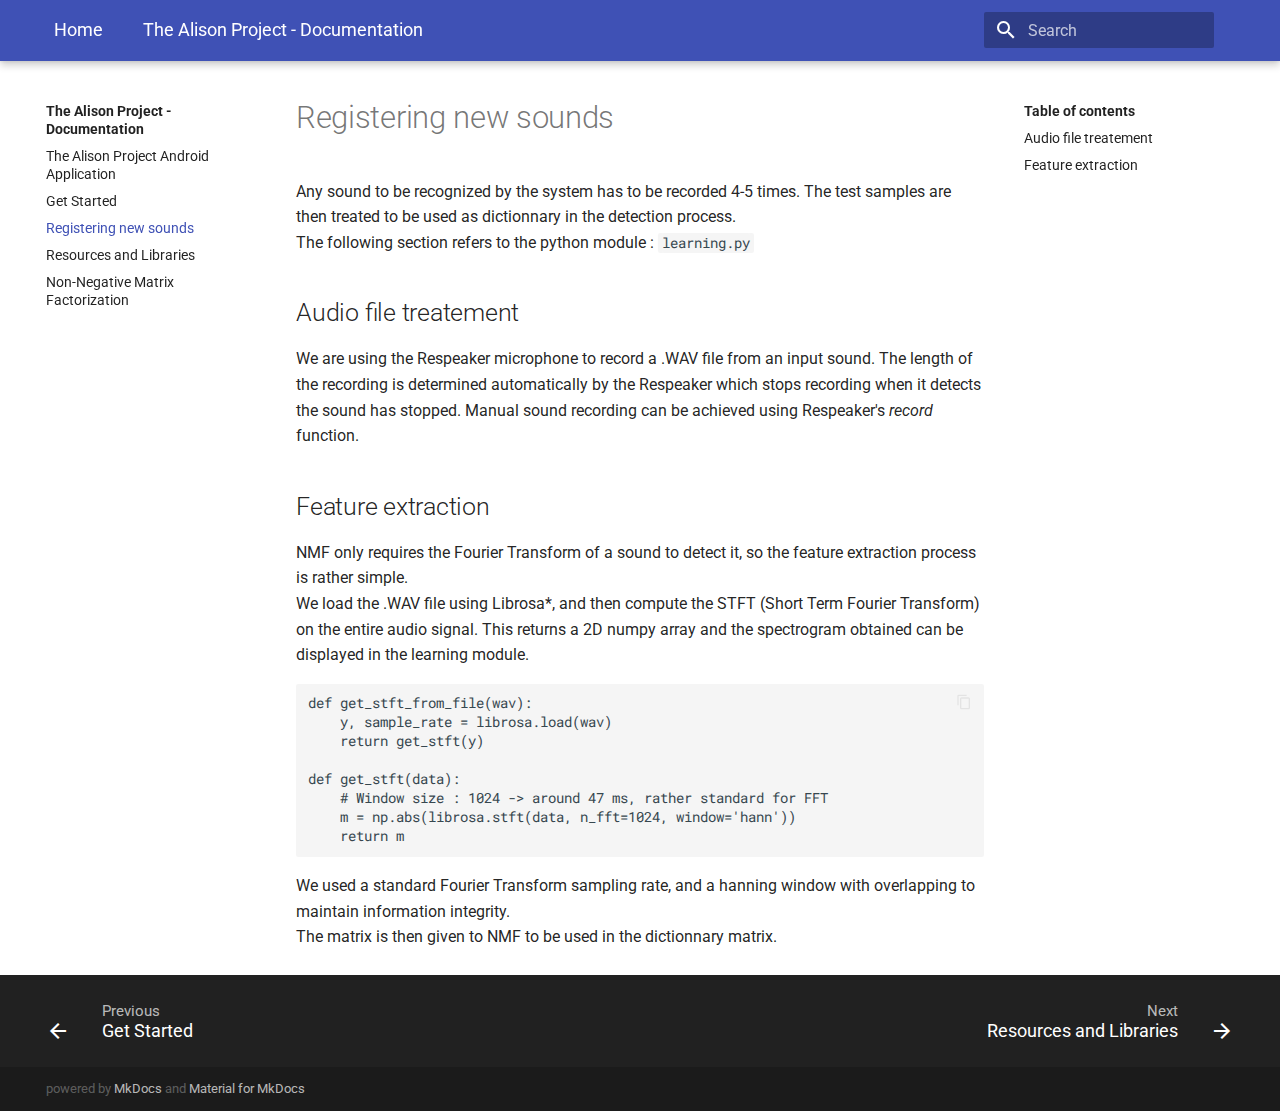
<file: docs/Learning/index.html>
<!doctype html>
<html lang="en" class="no-js">
  <head>
    
      <meta charset="utf-8">
      <meta name="viewport" content="width=device-width,initial-scale=1">
      <meta http-equiv="x-ua-compatible" content="ie=edge">
      
      
      
      
        <meta name="lang:clipboard.copy" content="Copy to clipboard">
      
        <meta name="lang:clipboard.copied" content="Copied to clipboard">
      
        <meta name="lang:search.language" content="en">
      
        <meta name="lang:search.pipeline.stopwords" content="True">
      
        <meta name="lang:search.pipeline.trimmer" content="True">
      
        <meta name="lang:search.result.none" content="No matching documents">
      
        <meta name="lang:search.result.one" content="1 matching document">
      
        <meta name="lang:search.result.other" content="# matching documents">
      
        <meta name="lang:search.tokenizer" content="[\s\-]+">
      
      <link rel="shortcut icon" href="../assets/images/favicon.png">
      <meta name="generator" content="mkdocs-1.0.4, mkdocs-material-4.2.0">
    
    
      
        <title>Registering new sounds - The Alison Project - Documentation</title>
      
    
    
      <link rel="stylesheet" href="../assets/stylesheets/application.750b69bd.css">
      
      
    
    
      <script src="../assets/javascripts/modernizr.74668098.js"></script>
    
    
      
        <link href="https://fonts.gstatic.com" rel="preconnect" crossorigin>
        <link rel="stylesheet" href="https://fonts.googleapis.com/css?family=Roboto:300,400,400i,700|Roboto+Mono">
        <style>body,input{font-family:"Roboto","Helvetica Neue",Helvetica,Arial,sans-serif}code,kbd,pre{font-family:"Roboto Mono","Courier New",Courier,monospace}</style>
      
    
    <link rel="stylesheet" href="../assets/fonts/material-icons.css">
    
    
    
      
    
    
  </head>
  
    <body dir="ltr">
  
    <svg class="md-svg">
      <defs>
        
        
      </defs>
    </svg>
    <input class="md-toggle" data-md-toggle="drawer" type="checkbox" id="__drawer" autocomplete="off">
    <input class="md-toggle" data-md-toggle="search" type="checkbox" id="__search" autocomplete="off">
    <label class="md-overlay" data-md-component="overlay" for="__drawer"></label>
    
      <a href="#registering-new-sounds" tabindex="1" class="md-skip">
        Skip to content
      </a>
    
    
      <header class="md-header" data-md-component="header">
        <nav class="md-header-nav md-grid" height="62px">
          <div class="md-flex">
          
            <div class="md-flex__cell md-flex__cell--shrink">
              <div class="md-flex__ellipsis md-header-nav__title" data-md-component="title">
                <a href="../index.html">
                  Home
                </a> 
             </div>  
            </div>
            
            
            <div class="md-flex__cell md-flex__cell--shrink">
              <label class="md-icon md-icon--menu md-header-nav__button" for="__drawer"></label>
            </div>
            <div class="md-flex__cell md-flex__cell--stretch">
              <div class="md-flex__ellipsis md-header-nav__title" data-md-component="title">
                
                  <span class="md-header-nav__topic">
                    The Alison Project - Documentation
                  </span>
                
              </div>
            </div>
      
      
            <div class="md-flex__cell md-flex__cell--shrink">
              
                <label class="md-icon md-icon--search md-header-nav__button" for="__search"></label>
      
                
                
      <div class="md-search" data-md-component="search" role="dialog">
        <label class="md-search__overlay" for="__search"></label>
        <div class="md-search__inner" role="search">
          <form class="md-search__form" name="search">
            <input type="text" class="md-search__input" name="query" placeholder="Search" autocapitalize="off" autocorrect="off" autocomplete="off" spellcheck="false" data-md-component="query" data-md-state="active">
            <label class="md-icon md-search__icon" for="__search"></label>
            <button type="reset" class="md-icon md-search__icon" data-md-component="reset" tabindex="-1">
              &#xE5CD;
            </button>
          </form>
          <div class="md-search__output">
            <div class="md-search__scrollwrap" data-md-scrollfix>
              <div class="md-search-result" data-md-component="result">
                <div class="md-search-result__meta">
                  Type to start searching
                </div>
                <ol class="md-search-result__list"></ol>
              </div>
            </div>
          </div>
        </div>
      </div>
              
            </div>
            
          </div>
        </nav>
</header>
    
    <div class="md-container">
      
        
      
      
      <main class="md-main">
        <div class="md-main__inner md-grid" data-md-component="container">
          
            
              <div class="md-sidebar md-sidebar--primary" data-md-component="navigation">
                <div class="md-sidebar__scrollwrap">
                  <div class="md-sidebar__inner">
                    <nav class="md-nav md-nav--primary" data-md-level="0">
  <label class="md-nav__title md-nav__title--site" for="__drawer">
    <a href=".." title="The Alison Project - Documentation" class="md-nav__button md-logo">
      
        <i class="md-icon"></i>
      
    </a>
    The Alison Project - Documentation
  </label>
  
  <ul class="md-nav__list" data-md-scrollfix>
    
      
      
      


  <li class="md-nav__item">
    <a href="../App/" title="The Alison Project Android Application" class="md-nav__link">
      The Alison Project Android Application
    </a>
  </li>

    
      
      
      


  <li class="md-nav__item">
    <a href="../GetStarted/" title="Get Started" class="md-nav__link">
      Get Started
    </a>
  </li>

    
      
      
      

  


  <li class="md-nav__item md-nav__item--active">
    
    <input class="md-toggle md-nav__toggle" data-md-toggle="toc" type="checkbox" id="__toc">
    
      
    
    
      <label class="md-nav__link md-nav__link--active" for="__toc">
        Registering new sounds
      </label>
    
    <a href="./" title="Registering new sounds" class="md-nav__link md-nav__link--active">
      Registering new sounds
    </a>
    
      
<nav class="md-nav md-nav--secondary">
  
  
    
  
  
    <label class="md-nav__title" for="__toc">Table of contents</label>
    <ul class="md-nav__list" data-md-scrollfix>
      
        <li class="md-nav__item">
  <a href="#audio-file-treatement" title="Audio file treatement" class="md-nav__link">
    Audio file treatement
  </a>
  
</li>
      
        <li class="md-nav__item">
  <a href="#feature-extraction" title="Feature extraction" class="md-nav__link">
    Feature extraction
  </a>
  
</li>
      
      
      
      
      
    </ul>
  
</nav>
    
  </li>

    
      
      
      


  <li class="md-nav__item">
    <a href="../Libraries/" title="Resources and Libraries" class="md-nav__link">
      Resources and Libraries
    </a>
  </li>

    
      
      
      


  <li class="md-nav__item">
    <a href="../NoticeNMF/" title="Non-Negative Matrix Factorization" class="md-nav__link">
      Non-Negative Matrix Factorization
    </a>
  </li>

    
  </ul>
</nav>
                  </div>
                </div>
              </div>
            
            
              <div class="md-sidebar md-sidebar--secondary" data-md-component="toc">
                <div class="md-sidebar__scrollwrap">
                  <div class="md-sidebar__inner">
                    
<nav class="md-nav md-nav--secondary">
  
  
    
  
  
    <label class="md-nav__title" for="__toc">Table of contents</label>
    <ul class="md-nav__list" data-md-scrollfix>
      
        <li class="md-nav__item">
  <a href="#audio-file-treatement" title="Audio file treatement" class="md-nav__link">
    Audio file treatement
  </a>
  
</li>
      
        <li class="md-nav__item">
  <a href="#feature-extraction" title="Feature extraction" class="md-nav__link">
    Feature extraction
  </a>
  
</li>
      
      
      
      
      
    </ul>
  
</nav>
                  </div>
                </div>
              </div>
            
          
          <div class="md-content">
            <article class="md-content__inner md-typeset">
              
                
                
                <h1 id="registering-new-sounds">Registering new sounds</h1>
<p>Any sound to be recognized by the system has to be recorded 4-5 times. The test samples are then treated to be used as dictionnary in the detection process. <br />
The following section refers to the python module : <code>learning.py</code></p>
<h2 id="audio-file-treatement">Audio file treatement</h2>
<p>We are using the Respeaker microphone to record a .WAV file from an input sound. The length of the recording is determined automatically by the Respeaker which stops recording when it detects the sound has stopped. Manual sound recording can be achieved using Respeaker's <em>record</em> function. </p>
<h2 id="feature-extraction">Feature extraction</h2>
<p>NMF only requires the Fourier Transform of a sound to detect it, so the feature extraction process is rather simple.<br />
We load the .WAV file using Librosa*, and then compute the STFT (Short Term Fourier Transform) on the entire audio signal. This returns a 2D numpy array and the spectrogram obtained can be displayed in the learning module.</p>
<pre><code class="python">def get_stft_from_file(wav):
    y, sample_rate = librosa.load(wav)
    return get_stft(y)

def get_stft(data):
    # Window size : 1024 -&gt; around 47 ms, rather standard for FFT
    m = np.abs(librosa.stft(data, n_fft=1024, window='hann'))
    return m
</code></pre>

<p>We used a standard Fourier Transform sampling rate, and a hanning window with overlapping to maintain information integrity. <br />
The matrix is then given to NMF to be used in the dictionnary matrix.</p>
                
                  
                
              
              
                


              
            </article>
          </div>
        </div>
      </main>
      
        
<footer class="md-footer">
  
    <div class="md-footer-nav">
      <nav class="md-footer-nav__inner md-grid">
        
          <a href="../GetStarted/" title="Get Started" class="md-flex md-footer-nav__link md-footer-nav__link--prev" rel="prev">
            <div class="md-flex__cell md-flex__cell--shrink">
              <i class="md-icon md-icon--arrow-back md-footer-nav__button"></i>
            </div>
            <div class="md-flex__cell md-flex__cell--stretch md-footer-nav__title">
              <span class="md-flex__ellipsis">
                <span class="md-footer-nav__direction">
                  Previous
                </span>
                Get Started
              </span>
            </div>
          </a>
        
        
          <a href="../Libraries/" title="Resources and Libraries" class="md-flex md-footer-nav__link md-footer-nav__link--next" rel="next">
            <div class="md-flex__cell md-flex__cell--stretch md-footer-nav__title">
              <span class="md-flex__ellipsis">
                <span class="md-footer-nav__direction">
                  Next
                </span>
                Resources and Libraries
              </span>
            </div>
            <div class="md-flex__cell md-flex__cell--shrink">
              <i class="md-icon md-icon--arrow-forward md-footer-nav__button"></i>
            </div>
          </a>
        
      </nav>
    </div>
  
  <div class="md-footer-meta md-typeset">
    <div class="md-footer-meta__inner md-grid">
      <div class="md-footer-copyright">
        
        powered by
        <a href="https://www.mkdocs.org">MkDocs</a>
        and
        <a href="https://squidfunk.github.io/mkdocs-material/">
          Material for MkDocs</a>
      </div>
      
    </div>
  </div>
</footer>
      
    </div>
    
      <script src="../assets/javascripts/application.39abc4af.js"></script>
      
      <script>app.initialize({version:"1.0.4",url:{base:".."}})</script>
      
    
  </body>
</html>
</file>
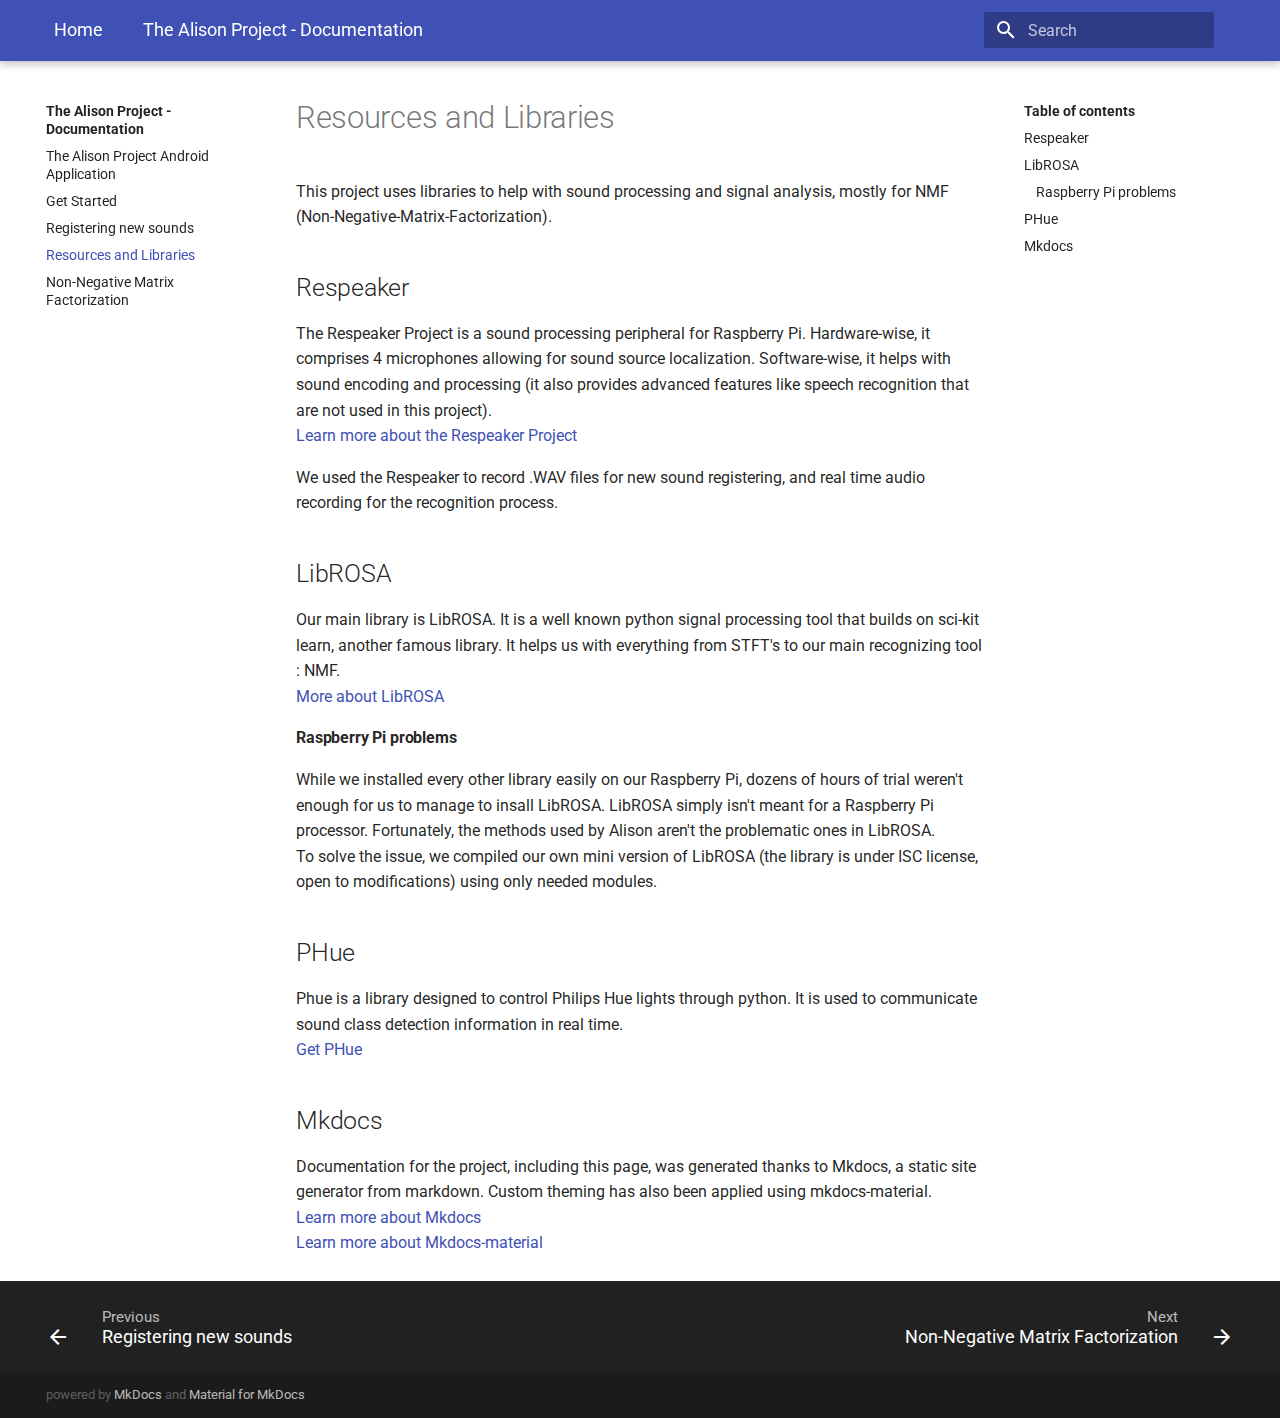
<file: docs/Libraries/index.html>
<!doctype html>
<html lang="en" class="no-js">
  <head>
    
      <meta charset="utf-8">
      <meta name="viewport" content="width=device-width,initial-scale=1">
      <meta http-equiv="x-ua-compatible" content="ie=edge">
      
      
      
      
        <meta name="lang:clipboard.copy" content="Copy to clipboard">
      
        <meta name="lang:clipboard.copied" content="Copied to clipboard">
      
        <meta name="lang:search.language" content="en">
      
        <meta name="lang:search.pipeline.stopwords" content="True">
      
        <meta name="lang:search.pipeline.trimmer" content="True">
      
        <meta name="lang:search.result.none" content="No matching documents">
      
        <meta name="lang:search.result.one" content="1 matching document">
      
        <meta name="lang:search.result.other" content="# matching documents">
      
        <meta name="lang:search.tokenizer" content="[\s\-]+">
      
      <link rel="shortcut icon" href="../assets/images/favicon.png">
      <meta name="generator" content="mkdocs-1.0.4, mkdocs-material-4.2.0">
    
    
      
        <title>Resources and Libraries - The Alison Project - Documentation</title>
      
    
    
      <link rel="stylesheet" href="../assets/stylesheets/application.750b69bd.css">
      
      
    
    
      <script src="../assets/javascripts/modernizr.74668098.js"></script>
    
    
      
        <link href="https://fonts.gstatic.com" rel="preconnect" crossorigin>
        <link rel="stylesheet" href="https://fonts.googleapis.com/css?family=Roboto:300,400,400i,700|Roboto+Mono">
        <style>body,input{font-family:"Roboto","Helvetica Neue",Helvetica,Arial,sans-serif}code,kbd,pre{font-family:"Roboto Mono","Courier New",Courier,monospace}</style>
      
    
    <link rel="stylesheet" href="../assets/fonts/material-icons.css">
    
    
    
      
    
    
  </head>
  
    <body dir="ltr">
  
    <svg class="md-svg">
      <defs>
        
        
      </defs>
    </svg>
    <input class="md-toggle" data-md-toggle="drawer" type="checkbox" id="__drawer" autocomplete="off">
    <input class="md-toggle" data-md-toggle="search" type="checkbox" id="__search" autocomplete="off">
    <label class="md-overlay" data-md-component="overlay" for="__drawer"></label>
    
      <a href="#resources-and-libraries" tabindex="1" class="md-skip">
        Skip to content
      </a>
    
    
      <header class="md-header" data-md-component="header">
        <nav class="md-header-nav md-grid" height="62px">
          <div class="md-flex">
          
            <div class="md-flex__cell md-flex__cell--shrink">
              <div class="md-flex__ellipsis md-header-nav__title" data-md-component="title">
                <a href="../index.html">
                  Home
                </a> 
             </div>  
            </div>
            
            
            <div class="md-flex__cell md-flex__cell--shrink">
              <label class="md-icon md-icon--menu md-header-nav__button" for="__drawer"></label>
            </div>
            <div class="md-flex__cell md-flex__cell--stretch">
              <div class="md-flex__ellipsis md-header-nav__title" data-md-component="title">
                
                  <span class="md-header-nav__topic">
                    The Alison Project - Documentation
                  </span>
                
              </div>
            </div>
      
      
            <div class="md-flex__cell md-flex__cell--shrink">
              
                <label class="md-icon md-icon--search md-header-nav__button" for="__search"></label>
      
                
                
      <div class="md-search" data-md-component="search" role="dialog">
        <label class="md-search__overlay" for="__search"></label>
        <div class="md-search__inner" role="search">
          <form class="md-search__form" name="search">
            <input type="text" class="md-search__input" name="query" placeholder="Search" autocapitalize="off" autocorrect="off" autocomplete="off" spellcheck="false" data-md-component="query" data-md-state="active">
            <label class="md-icon md-search__icon" for="__search"></label>
            <button type="reset" class="md-icon md-search__icon" data-md-component="reset" tabindex="-1">
              &#xE5CD;
            </button>
          </form>
          <div class="md-search__output">
            <div class="md-search__scrollwrap" data-md-scrollfix>
              <div class="md-search-result" data-md-component="result">
                <div class="md-search-result__meta">
                  Type to start searching
                </div>
                <ol class="md-search-result__list"></ol>
              </div>
            </div>
          </div>
        </div>
      </div>
              
            </div>
            
          </div>
        </nav>
</header>
    
    <div class="md-container">
      
        
      
      
      <main class="md-main">
        <div class="md-main__inner md-grid" data-md-component="container">
          
            
              <div class="md-sidebar md-sidebar--primary" data-md-component="navigation">
                <div class="md-sidebar__scrollwrap">
                  <div class="md-sidebar__inner">
                    <nav class="md-nav md-nav--primary" data-md-level="0">
  <label class="md-nav__title md-nav__title--site" for="__drawer">
    <a href=".." title="The Alison Project - Documentation" class="md-nav__button md-logo">
      
        <i class="md-icon"></i>
      
    </a>
    The Alison Project - Documentation
  </label>
  
  <ul class="md-nav__list" data-md-scrollfix>
    
      
      
      


  <li class="md-nav__item">
    <a href="../App/" title="The Alison Project Android Application" class="md-nav__link">
      The Alison Project Android Application
    </a>
  </li>

    
      
      
      


  <li class="md-nav__item">
    <a href="../GetStarted/" title="Get Started" class="md-nav__link">
      Get Started
    </a>
  </li>

    
      
      
      


  <li class="md-nav__item">
    <a href="../Learning/" title="Registering new sounds" class="md-nav__link">
      Registering new sounds
    </a>
  </li>

    
      
      
      

  


  <li class="md-nav__item md-nav__item--active">
    
    <input class="md-toggle md-nav__toggle" data-md-toggle="toc" type="checkbox" id="__toc">
    
      
    
    
      <label class="md-nav__link md-nav__link--active" for="__toc">
        Resources and Libraries
      </label>
    
    <a href="./" title="Resources and Libraries" class="md-nav__link md-nav__link--active">
      Resources and Libraries
    </a>
    
      
<nav class="md-nav md-nav--secondary">
  
  
    
  
  
    <label class="md-nav__title" for="__toc">Table of contents</label>
    <ul class="md-nav__list" data-md-scrollfix>
      
        <li class="md-nav__item">
  <a href="#respeaker" title="Respeaker" class="md-nav__link">
    Respeaker
  </a>
  
</li>
      
        <li class="md-nav__item">
  <a href="#librosa" title="LibROSA" class="md-nav__link">
    LibROSA
  </a>
  
    <nav class="md-nav">
      <ul class="md-nav__list">
        
          <li class="md-nav__item">
  <a href="#raspberry-pi-problems" title="Raspberry Pi problems" class="md-nav__link">
    Raspberry Pi problems
  </a>
  
</li>
        
      </ul>
    </nav>
  
</li>
      
        <li class="md-nav__item">
  <a href="#phue" title="PHue" class="md-nav__link">
    PHue
  </a>
  
</li>
      
        <li class="md-nav__item">
  <a href="#mkdocs" title="Mkdocs" class="md-nav__link">
    Mkdocs
  </a>
  
</li>
      
      
      
      
      
    </ul>
  
</nav>
    
  </li>

    
      
      
      


  <li class="md-nav__item">
    <a href="../NoticeNMF/" title="Non-Negative Matrix Factorization" class="md-nav__link">
      Non-Negative Matrix Factorization
    </a>
  </li>

    
  </ul>
</nav>
                  </div>
                </div>
              </div>
            
            
              <div class="md-sidebar md-sidebar--secondary" data-md-component="toc">
                <div class="md-sidebar__scrollwrap">
                  <div class="md-sidebar__inner">
                    
<nav class="md-nav md-nav--secondary">
  
  
    
  
  
    <label class="md-nav__title" for="__toc">Table of contents</label>
    <ul class="md-nav__list" data-md-scrollfix>
      
        <li class="md-nav__item">
  <a href="#respeaker" title="Respeaker" class="md-nav__link">
    Respeaker
  </a>
  
</li>
      
        <li class="md-nav__item">
  <a href="#librosa" title="LibROSA" class="md-nav__link">
    LibROSA
  </a>
  
    <nav class="md-nav">
      <ul class="md-nav__list">
        
          <li class="md-nav__item">
  <a href="#raspberry-pi-problems" title="Raspberry Pi problems" class="md-nav__link">
    Raspberry Pi problems
  </a>
  
</li>
        
      </ul>
    </nav>
  
</li>
      
        <li class="md-nav__item">
  <a href="#phue" title="PHue" class="md-nav__link">
    PHue
  </a>
  
</li>
      
        <li class="md-nav__item">
  <a href="#mkdocs" title="Mkdocs" class="md-nav__link">
    Mkdocs
  </a>
  
</li>
      
      
      
      
      
    </ul>
  
</nav>
                  </div>
                </div>
              </div>
            
          
          <div class="md-content">
            <article class="md-content__inner md-typeset">
              
                
                
                <h1 id="resources-and-libraries">Resources and Libraries</h1>
<p>This project uses libraries to help with sound processing and signal analysis, mostly for NMF (Non-Negative-Matrix-Factorization).</p>
<h2 id="respeaker">Respeaker</h2>
<p>The Respeaker Project is a sound processing peripheral for Raspberry Pi. Hardware-wise, it comprises 4 microphones allowing for sound source localization. Software-wise, it helps with sound encoding and processing (it also provides advanced features like speech recognition that are not used in this project).<br />
<a href="https://respeaker.io/" title="Respeaker">Learn more about the Respeaker Project</a></p>
<p>We used the Respeaker to record .WAV files for new sound registering, and real time audio recording for the recognition process.</p>
<h2 id="librosa">LibROSA</h2>
<p>Our main library is LibROSA. It is a well known python signal processing tool that builds on sci-kit learn, another famous library. It helps us with everything from STFT's to our main recognizing tool : NMF. <br />
<a href="https://librosa.github.io/librosa/">More about LibROSA</a></p>
<h4 id="raspberry-pi-problems">Raspberry Pi problems</h4>
<p>While we installed every other library easily on our Raspberry Pi, dozens of hours of trial weren't enough for us to manage to insall LibROSA. LibROSA simply isn't meant for a Raspberry Pi processor. Fortunately, the methods used by Alison aren't the problematic ones in LibROSA.<br />
To solve the issue, we compiled our own mini version of LibROSA (the library is under ISC license, open to modifications) using only needed modules.</p>
<h2 id="phue">PHue</h2>
<p>Phue is a library designed to control Philips Hue lights through python. It is used to communicate sound class detection information in real time. <br />
<a href="https://github.com/studioimaginaire/phue">Get PHue</a></p>
<h2 id="mkdocs">Mkdocs</h2>
<p>Documentation for the project, including this page, was generated thanks to Mkdocs, a static site generator from markdown. Custom theming has also been applied using mkdocs-material.<br />
<a href="https://www.mkdocs.org">Learn more about Mkdocs</a><br />
<a href="https://squidfunk.github.io/mkdocs-material/">Learn more about Mkdocs-material</a></p>
                
                  
                
              
              
                


              
            </article>
          </div>
        </div>
      </main>
      
        
<footer class="md-footer">
  
    <div class="md-footer-nav">
      <nav class="md-footer-nav__inner md-grid">
        
          <a href="../Learning/" title="Registering new sounds" class="md-flex md-footer-nav__link md-footer-nav__link--prev" rel="prev">
            <div class="md-flex__cell md-flex__cell--shrink">
              <i class="md-icon md-icon--arrow-back md-footer-nav__button"></i>
            </div>
            <div class="md-flex__cell md-flex__cell--stretch md-footer-nav__title">
              <span class="md-flex__ellipsis">
                <span class="md-footer-nav__direction">
                  Previous
                </span>
                Registering new sounds
              </span>
            </div>
          </a>
        
        
          <a href="../NoticeNMF/" title="Non-Negative Matrix Factorization" class="md-flex md-footer-nav__link md-footer-nav__link--next" rel="next">
            <div class="md-flex__cell md-flex__cell--stretch md-footer-nav__title">
              <span class="md-flex__ellipsis">
                <span class="md-footer-nav__direction">
                  Next
                </span>
                Non-Negative Matrix Factorization
              </span>
            </div>
            <div class="md-flex__cell md-flex__cell--shrink">
              <i class="md-icon md-icon--arrow-forward md-footer-nav__button"></i>
            </div>
          </a>
        
      </nav>
    </div>
  
  <div class="md-footer-meta md-typeset">
    <div class="md-footer-meta__inner md-grid">
      <div class="md-footer-copyright">
        
        powered by
        <a href="https://www.mkdocs.org">MkDocs</a>
        and
        <a href="https://squidfunk.github.io/mkdocs-material/">
          Material for MkDocs</a>
      </div>
      
    </div>
  </div>
</footer>
      
    </div>
    
      <script src="../assets/javascripts/application.39abc4af.js"></script>
      
      <script>app.initialize({version:"1.0.4",url:{base:".."}})</script>
      
    
  </body>
</html>
</file>
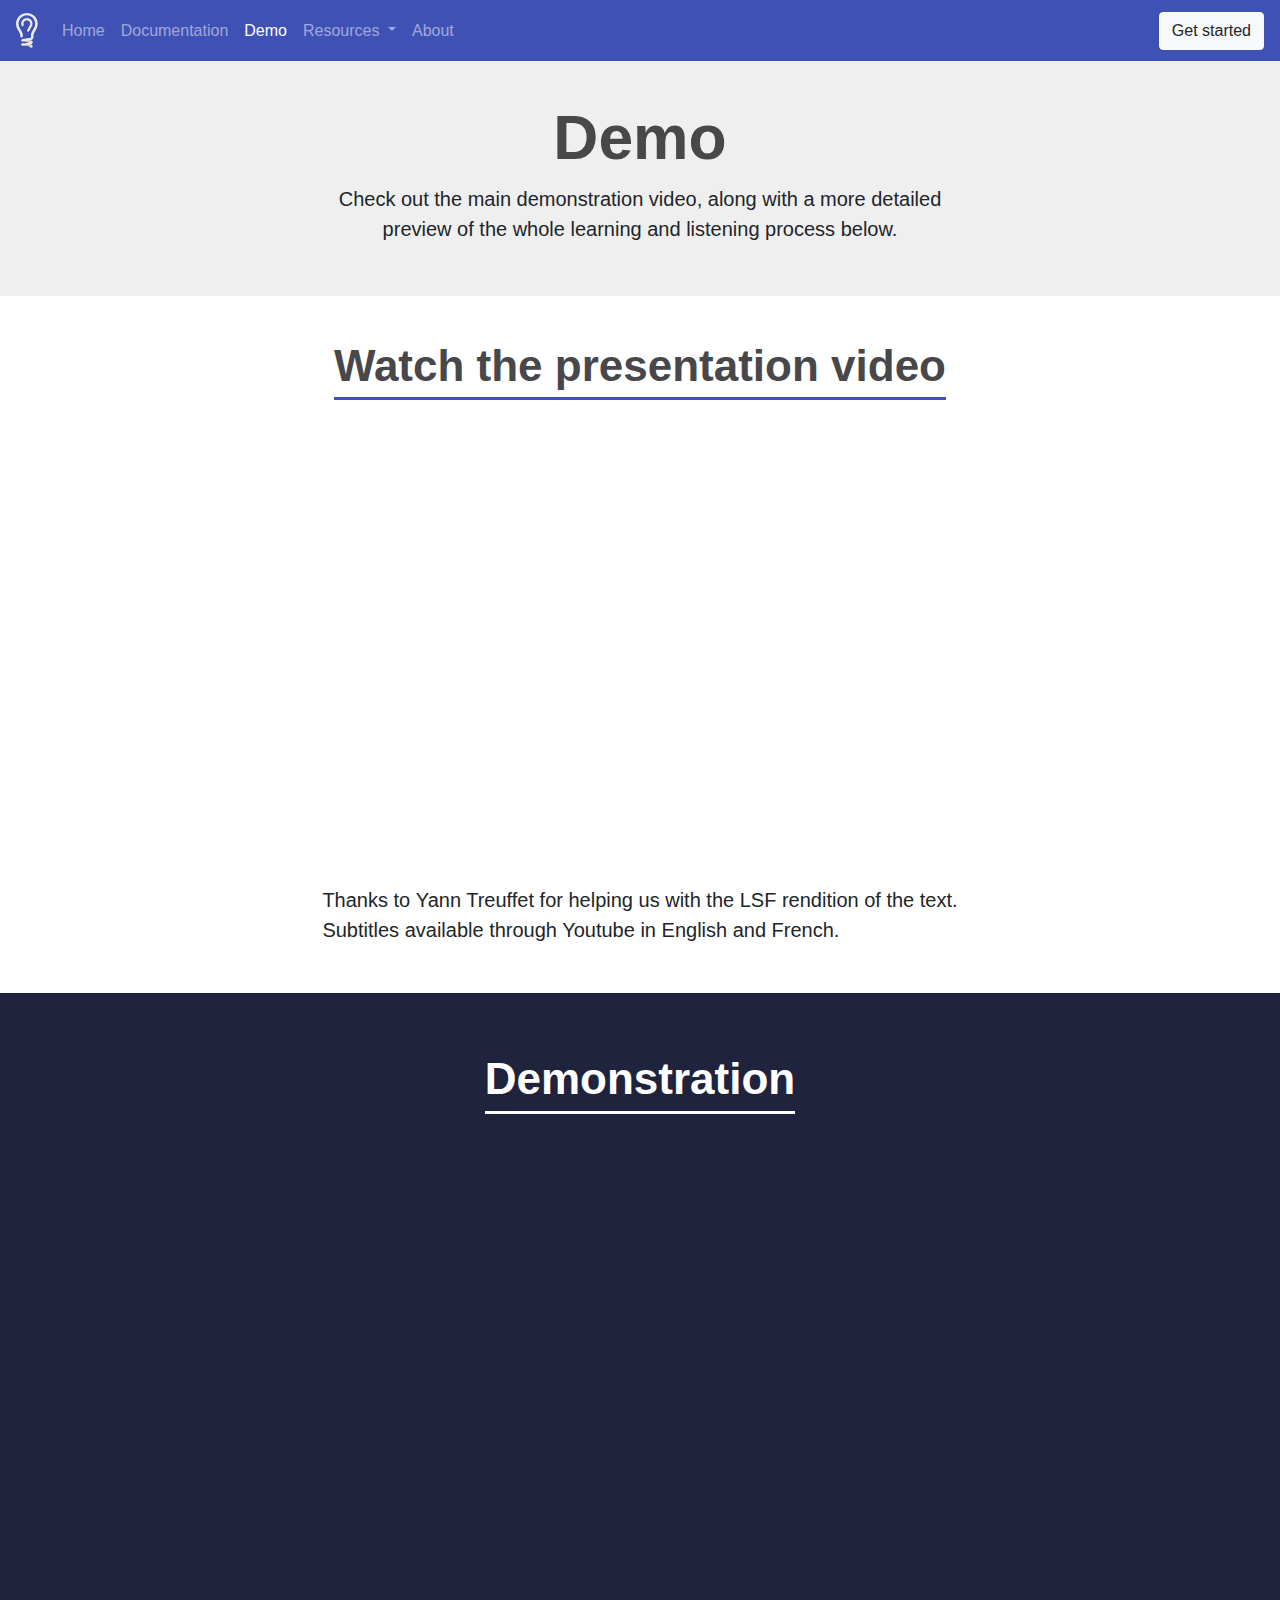
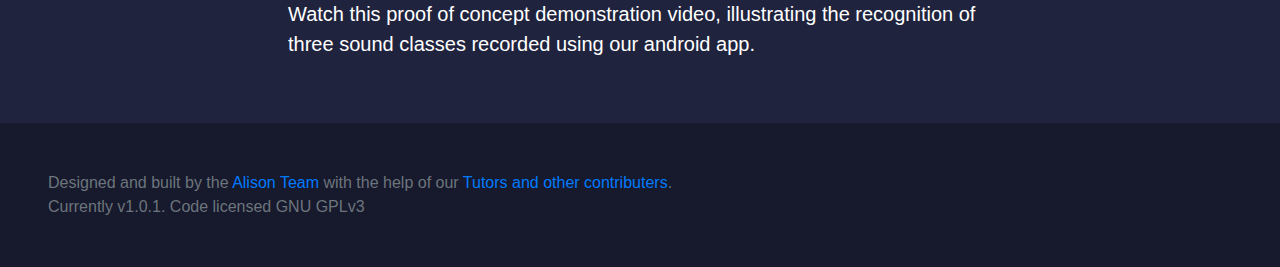
<file: docs/demo.html>
<!doctype html>
<html lang="en">
  <head>
    <!-- Required meta tags -->
    <meta charset="utf-8">
    <meta name="viewport" content="width=device-width, initial-scale=1, shrink-to-fit=no">

    <link rel="stylesheet" type="text/css" href="styles.css">

    <title>The Alison Project - Demo</title>
  </head>
  <body>

    <header>
        <nav class="navbar navbar-expand-lg navbar-dark bg-blue">
            <a class="navbar-brand" href="./index.html">
             <img src="toplogo.png"/>          
           </a>
               <button class="navbar-toggler" type="button" data-toggle="collapse" data-target="#navbarSupportedContent" aria-controls="navbarSupportedContent" aria-expanded="false" aria-label="Toggle navigation">
             <span class="navbar-toggler-icon"></span>
           </button>
         
           <div class="collapse navbar-collapse" id="navbarSupportedContent">
             <ul class="navbar-nav mr-auto">
               <li class="nav-item">
                 <a class="nav-link" href="./index.html">Home</a>
               </li>
               <li class="nav-item">
                 <a class="nav-link" href="./NoticeNMF/index.html">Documentation</a>
               </li>
               <li class="nav-item active">
                  <a class="nav-link" href="#">Demo</a>
                </li>
               <li class="nav-item dropdown">
                 <a class="nav-link dropdown-toggle" href="#" id="navbarDropdown" role="button" data-toggle="dropdown" aria-haspopup="true" aria-expanded="false">
                   Resources
                 </a>
                 <div class="dropdown-menu" aria-labelledby="navbarDropdown">
                   <a class="dropdown-item" href="https://github.com/VincentErb/AlisonProject">System source code</a>
                   <div class="dropdown-divider"></div>
                   <a class="dropdown-item" href="./Learning/index.html">The learning phase</a>
                   <a class="dropdown-item" href="./NoticeNMF/index.html">NMF explained</a>
   
                 </div>
               </li>
               <div class="tblack">
                 <a class="nav-link" href="./about.html">About</a>
               </div>
                </li>
             </ul>
             <form class="form-inline my-2 my-lg-0">
                 <a href="./Get_Started/index.html" class="btn btn-light" type="submit">Get started</a>
             </form>  
           </div>
         </nav>
      </header>

      <div class="bg-lightgray p-3">
        <div class="container mx-auto mb-4 pb-1">
          <h1 class="mt-0 maintitle text-center pt-4">Demo</h1>
          <p class="lead text-center mb-0">Check out the main demonstration video, along with a more detailed </p>
          <p class="lead text-center mb-2">preview of the whole learning and listening process below.</p>
        </div>
      </div>

      <div class="container mx-auto mt-4 mb-4">
        <div class="row maxi mx-auto">

            <div class="col-xs-6 ml-5 mb-4 mx-auto">
                <h2 class="sectitle bordervideo">Watch the presentation video</h2>
            </div>

            <div class="col-xs-6 iframe-container mb-4 mt-4">
              <iframe src="https://www.youtube.com/embed/2nBuPAEmp3o" 
              frameborder="0" allow="accelerometer; autoplay; encrypted-media; gyroscope; picture-in-picture" allowfullscreen></iframe>
            </div>

            <div class="col-xs-6 mx-auto mb-2 ml-2 mr-2">
              <p class="lead ml-2 mr-2 mb-0">Thanks to <b>Yann Treuffet</b> for helping us with the LSF rendition of the text.</p>
              <p class="lead ml-2 mr-2">Subtitles available through Youtube in English and French.</p>
            </div>
            
            
        </div>
      </div>

      <div class="bgdarkblue2 p-3">
      <div class="container mx-auto mt-4 mb-4">
        <div class="row maxi mx-auto">

            <div class="col-xs-6 ml-5 mb-4 mx-auto">
                <h2 class="sectitle-white bordervideo-white">Demonstration</h2>
            </div>

            <div class="col-xs-6 iframe-container mb-4 mt-4">
              <iframe src="https://www.youtube.com/embed/1GjxBuGJme0" frameborder="0" 
              allow="accelerometer; autoplay; encrypted-media; gyroscope; picture-in-picture" allowfullscreen></iframe>
            </div>

            <div class="col-xs-6 mx-auto mb-2 ml-2 mr-2 white">
              <p class="lead ml-2 mr-2">Watch this proof of concept demonstration video, illustrating the recognition of three sound classes recorded using our android app.</p>
            </div>
            
            
        </div>
      </div>
    </div>

      <footer class="bd-footer text-muted bgdarkerblue">
          <div class="container-fluid p-3 p-md-5">
              <p class="mb-0">Designed and built by the <a href="./about.html#team">Alison Team</a> with the help of our <a href="./about.html#contributors">Tutors and other contributers</a>.
              </p>
              <p class="mb-0">Currently v1.0.1. Code licensed GNU GPLv3</p>
          </div>
        </footer>

    <!-- Optional JavaScript -->
    <!-- jQuery first, then Popper.js, then Bootstrap JS -->
    <script src="https://code.jquery.com/jquery-3.3.1.slim.min.js" integrity="sha384-q8i/X+965DzO0rT7abK41JStQIAqVgRVzpbzo5smXKp4YfRvH+8abtTE1Pi6jizo" crossorigin="anonymous"></script>
    <script src="https://cdnjs.cloudflare.com/ajax/libs/popper.js/1.14.7/umd/popper.min.js" integrity="sha384-UO2eT0CpHqdSJQ6hJty5KVphtPhzWj9WO1clHTMGa3JDZwrnQq4sF86dIHNDz0W1" crossorigin="anonymous"></script>
    <script src="https://stackpath.bootstrapcdn.com/bootstrap/4.3.1/js/bootstrap.min.js" integrity="sha384-JjSmVgyd0p3pXB1rRibZUAYoIIy6OrQ6VrjIEaFf/nJGzIxFDsf4x0xIM+B07jRM" crossorigin="anonymous"></script>
  </body>
</html>
</file>
<file: docs/Get_Started/assets/stylesheets/application.750b69bd.css>
@charset "UTF-8";html{box-sizing:border-box}*,:after,:before{box-sizing:inherit}html{-webkit-text-size-adjust:none;-moz-text-size-adjust:none;-ms-text-size-adjust:none;text-size-adjust:none}body{margin:0}hr{overflow:visible;box-sizing:content-box}a{-webkit-text-decoration-skip:objects}a,button,input,label{-webkit-tap-highlight-color:transparent}a{color:inherit;text-decoration:none}small,sub,sup{font-size:80%}sub,sup{position:relative;line-height:0;vertical-align:baseline}sub{bottom:-.25em}sup{top:-.5em}img{border-style:none}table{border-collapse:separate;border-spacing:0}td,th{font-weight:400;vertical-align:top}button{margin:0;padding:0;border:0;outline-style:none;background:transparent;font-size:inherit}input{border:0;outline:0}.md-clipboard:before,.md-icon,.md-nav__button,.md-nav__link:after,.md-nav__title:before,.md-search-result__article--document:before,.md-source-file:before,.md-typeset .admonition>.admonition-title:before,.md-typeset .admonition>summary:before,.md-typeset .critic.comment:before,.md-typeset .footnote-backref,.md-typeset .task-list-control .task-list-indicator:before,.md-typeset details>.admonition-title:before,.md-typeset details>summary:before,.md-typeset summary:after{font-family:Material Icons;font-style:normal;font-variant:normal;font-weight:400;line-height:1;text-transform:none;white-space:nowrap;speak:none;word-wrap:normal;direction:ltr}.md-content__icon,.md-footer-nav__button,.md-header-nav__button,.md-nav__button,.md-nav__title:before,.md-search-result__article--document:before{display:inline-block;margin:0rem;padding:.4rem;font-size:1.2rem;cursor:pointer}.md-icon--arrow-back:before{content:""}.md-icon--arrow-forward:before{content:""}.md-icon--menu:before{content:""}.md-icon--search:before{content:""}[dir=rtl] 




.md-icon--arrow-back:before{content:""}[dir=rtl] .md-icon--arrow-forward:before{content:""}body{-webkit-font-smoothing:antialiased;-moz-osx-font-smoothing:grayscale}body,input{color:rgba(0,0,0,.87);-webkit-font-feature-settings:"kern","liga";font-feature-settings:"kern","liga";font-family:Helvetica Neue,Helvetica,Arial,sans-serif}code,kbd,pre{color:rgba(0,0,0,.87);-webkit-font-feature-settings:"kern";font-feature-settings:"kern";font-family:Courier New,Courier,monospace}.md-typeset{font-size:.8rem;line-height:1.6;-webkit-print-color-adjust:exact}.md-typeset blockquote,.md-typeset ol,.md-typeset p,.md-typeset ul{margin:1em 0}.md-typeset h1{margin:0 0 2rem;color:rgba(0,0,0,.54);font-size:1.5625rem;line-height:1.3}.md-typeset h1,.md-typeset h2{font-weight:300;letter-spacing:-.01em}.md-typeset h2{margin:2rem 0 .8rem;font-size:1.25rem;line-height:1.4}.md-typeset h3{margin:1.6rem 0 .8rem;font-size:1rem;font-weight:400;letter-spacing:-.01em;line-height:1.5}.md-typeset h2+h3{margin-top:.8rem}.md-typeset h4{font-size:.8rem}.md-typeset h4,.md-typeset h5,.md-typeset h6{margin:.8rem 0;font-weight:700;letter-spacing:-.01em}.md-typeset h5,.md-typeset h6{color:rgba(0,0,0,.54);font-size:.64rem}.md-typeset h5{text-transform:uppercase}.md-typeset hr{margin:1.5em 0;border-bottom:.05rem dotted rgba(0,0,0,.26)}.md-typeset a{color:#3f51b5;word-break:break-word}.md-typeset a,.md-typeset a:before{transition:color .125s}.md-typeset a:active,.md-typeset a:hover{color:#536dfe}.md-typeset code,.md-typeset pre{background-color:hsla(0,0%,92.5%,.5);color:#37474f;font-size:85%;direction:ltr}.md-typeset code{margin:0 .29412em;padding:.07353em 0;border-radius:.1rem;box-shadow:.29412em 0 0 hsla(0,0%,92.5%,.5),-.29412em 0 0 hsla(0,0%,92.5%,.5);word-break:break-word;-webkit-box-decoration-break:clone;box-decoration-break:clone}.md-typeset h1 code,.md-typeset h2 code,.md-typeset h3 code,.md-typeset h4 code,.md-typeset h5 code,.md-typeset h6 code{margin:0;background-color:transparent;box-shadow:none}.md-typeset a>code{margin:inherit;padding:inherit;border-radius:initial;background-color:inherit;color:inherit;box-shadow:none}.md-typeset pre{position:relative;margin:1em 0;border-radius:.1rem;line-height:1.4;-webkit-overflow-scrolling:touch}.md-typeset pre>code{display:block;margin:0;padding:.525rem .6rem;background-color:transparent;font-size:inherit;box-shadow:none;-webkit-box-decoration-break:slice;box-decoration-break:slice;overflow:auto}.md-typeset pre>code::-webkit-scrollbar{width:.2rem;height:.2rem}.md-typeset pre>code::-webkit-scrollbar-thumb{background-color:rgba(0,0,0,.26)}.md-typeset pre>code::-webkit-scrollbar-thumb:hover{background-color:#536dfe}.md-typeset kbd{padding:0 .29412em;border-radius:.15rem;border:.05rem solid #c9c9c9;border-bottom-color:#bcbcbc;background-color:#fcfcfc;color:#555;font-size:85%;box-shadow:0 .05rem 0 #b0b0b0;word-break:break-word}.md-typeset mark{margin:0 .25em;padding:.0625em 0;border-radius:.1rem;background-color:rgba(255,235,59,.5);box-shadow:.25em 0 0 rgba(255,235,59,.5),-.25em 0 0 rgba(255,235,59,.5);word-break:break-word;-webkit-box-decoration-break:clone;box-decoration-break:clone}.md-typeset abbr{border-bottom:.05rem dotted rgba(0,0,0,.54);text-decoration:none;cursor:help}.md-typeset small{opacity:.75}.md-typeset sub,.md-typeset sup{margin-left:.07812em}[dir=rtl] .md-typeset sub,[dir=rtl] .md-typeset sup{margin-right:.07812em;margin-left:0}.md-typeset blockquote{padding-left:.6rem;border-left:.2rem solid rgba(0,0,0,.26);color:rgba(0,0,0,.54)}[dir=rtl] .md-typeset blockquote{padding-right:.6rem;padding-left:0;border-right:.2rem solid rgba(0,0,0,.26);border-left:initial}.md-typeset ul{list-style-type:disc}.md-typeset ol,.md-typeset ul{margin-left:.625em;padding:0}[dir=rtl] .md-typeset ol,[dir=rtl] .md-typeset ul{margin-right:.625em;margin-left:0}.md-typeset ol ol,.md-typeset ul ol{list-style-type:lower-alpha}.md-typeset ol ol ol,.md-typeset ul ol ol{list-style-type:lower-roman}.md-typeset ol li,.md-typeset ul li{margin-bottom:.5em;margin-left:1.25em}[dir=rtl] .md-typeset ol li,[dir=rtl] .md-typeset ul li{margin-right:1.25em;margin-left:0}.md-typeset ol li blockquote,.md-typeset ol li p,.md-typeset ul li blockquote,.md-typeset ul li p{margin:.5em 0}.md-typeset ol li:last-child,.md-typeset ul li:last-child{margin-bottom:0}.md-typeset ol li ol,.md-typeset ol li ul,.md-typeset ul li ol,.md-typeset ul li ul{margin:.5em 0 .5em .625em}[dir=rtl] .md-typeset ol li ol,[dir=rtl] .md-typeset ol li ul,[dir=rtl] .md-typeset ul li ol,[dir=rtl] .md-typeset ul li ul{margin-right:.625em;margin-left:0}.md-typeset dd{margin:1em 0 1em 1.875em}[dir=rtl] .md-typeset dd{margin-right:1.875em;margin-left:0}.md-typeset iframe,.md-typeset img,.md-typeset svg{max-width:100%}.md-typeset table:not([class]){box-shadow:0 2px 2px 0 rgba(0,0,0,.14),0 1px 5px 0 rgba(0,0,0,.12),0 3px 1px -2px rgba(0,0,0,.2);display:inline-block;max-width:100%;border-radius:.1rem;font-size:.64rem;overflow:auto;-webkit-overflow-scrolling:touch}.md-typeset table:not([class])+*{margin-top:1.5em}.md-typeset table:not([class]) td:not([align]),.md-typeset table:not([class]) th:not([align]){text-align:left}[dir=rtl] .md-typeset table:not([class]) td:not([align]),[dir=rtl] .md-typeset table:not([class]) th:not([align]){text-align:right}.md-typeset table:not([class]) th{min-width:5rem;padding:.6rem .8rem;background-color:rgba(0,0,0,.54);color:#fff;vertical-align:top}.md-typeset table:not([class]) td{padding:.6rem .8rem;border-top:.05rem solid rgba(0,0,0,.07);vertical-align:top}.md-typeset table:not([class]) tr{transition:background-color .125s}.md-typeset table:not([class]) tr:hover{background-color:rgba(0,0,0,.035);box-shadow:inset 0 .05rem 0 #fff}.md-typeset table:not([class]) tr:first-child td{border-top:0}.md-typeset table:not([class]) a{word-break:normal}.md-typeset__scrollwrap{margin:1em -.8rem;overflow-x:auto;-webkit-overflow-scrolling:touch}.md-typeset .md-typeset__table{display:inline-block;margin-bottom:.5em;padding:0 .8rem}.md-typeset .md-typeset__table table{display:table;width:100%;margin:0;overflow:hidden}html{font-size:125%;overflow-x:hidden}body,html{height:100%}body{position:relative;font-size:.5rem}hr{display:block;height:.05rem;padding:0;border:0}.md-svg{display:none}.md-grid{max-width:61rem;margin-right:auto;margin-left:auto}.md-container,.md-main{overflow:auto}.md-container{display:table;width:100%;height:100%;padding-top:2.4rem;table-layout:fixed}.md-main{display:table-row;height:100%}.md-main__inner{height:100%;padding-top:1.5rem;padding-bottom:.05rem}.md-toggle{display:none}.md-overlay{position:fixed;top:0;width:0;height:0;transition:width 0s .25s,height 0s .25s,opacity .25s;background-color:rgba(0,0,0,.54);opacity:0;z-index:3}.md-flex{display:table}.md-flex__cell{display:table-cell;position:relative;vertical-align:top}.md-flex__cell--shrink{width:0}.md-flex__cell--stretch{display:table;width:100%;table-layout:fixed}.md-flex__ellipsis{display:table-cell;text-overflow:ellipsis;white-space:nowrap;overflow:hidden}.md-skip{position:fixed;width:.05rem;height:.05rem;margin:.5rem;padding:.3rem .5rem;-webkit-transform:translateY(.4rem);transform:translateY(.4rem);border-radius:.1rem;background-color:rgba(0,0,0,.87);color:#fff;font-size:.64rem;opacity:0;overflow:hidden}.md-skip:focus{width:auto;height:auto;clip:auto;-webkit-transform:translateX(0);transform:translateX(0);transition:opacity .175s 75ms,-webkit-transform .25s cubic-bezier(.4,0,.2,1);transition:transform .25s cubic-bezier(.4,0,.2,1),opacity .175s 75ms;transition:transform .25s cubic-bezier(.4,0,.2,1),opacity .175s 75ms,-webkit-transform .25s cubic-bezier(.4,0,.2,1);opacity:1;z-index:10}@page{margin:25mm}.md-clipboard{position:absolute;top:.3rem;right:.3rem;width:1.4rem;height:1.4rem;border-radius:.1rem;font-size:.8rem;cursor:pointer;z-index:1;-webkit-backface-visibility:hidden;backface-visibility:hidden}.md-clipboard:before{transition:color .25s,opacity .25s;color:rgba(0,0,0,.07);content:"\E14D"}.codehilite:hover .md-clipboard:before,.md-typeset .highlight:hover .md-clipboard:before,pre:hover .md-clipboard:before{color:rgba(0,0,0,.54)}.md-clipboard:focus:before,.md-clipboard:hover:before{color:#536dfe}.md-clipboard__message{display:block;position:absolute;top:0;right:1.7rem;padding:.3rem .5rem;-webkit-transform:translateX(.4rem);transform:translateX(.4rem);transition:opacity .175s,-webkit-transform .25s cubic-bezier(.9,.1,.9,0);transition:transform .25s cubic-bezier(.9,.1,.9,0),opacity .175s;transition:transform .25s cubic-bezier(.9,.1,.9,0),opacity .175s,-webkit-transform .25s cubic-bezier(.9,.1,.9,0);border-radius:.1rem;background-color:rgba(0,0,0,.54);color:#fff;font-size:.64rem;white-space:nowrap;opacity:0;pointer-events:none}.md-clipboard__message--active{-webkit-transform:translateX(0);transform:translateX(0);transition:opacity .175s 75ms,-webkit-transform .25s cubic-bezier(.4,0,.2,1);transition:transform .25s cubic-bezier(.4,0,.2,1),opacity .175s 75ms;transition:transform .25s cubic-bezier(.4,0,.2,1),opacity .175s 75ms,-webkit-transform .25s cubic-bezier(.4,0,.2,1);opacity:1;pointer-events:auto}.md-clipboard__message:before{content:attr(aria-label)}.md-clipboard__message:after{display:block;position:absolute;top:50%;right:-.2rem;width:0;margin-top:-.2rem;border-color:transparent rgba(0,0,0,.54);border-style:solid;border-width:.2rem 0 .2rem .2rem;content:""}.md-content__inner{margin:0 .8rem 1.2rem;padding-top:.6rem}.md-content__inner:before{display:block;height:.4rem;content:""}.md-content__inner>:last-child{margin-bottom:0}.md-content__icon{position:relative;margin:.4rem 0;padding:0;float:right}.md-typeset .md-content__icon{color:rgba(0,0,0,.26)}.md-header{position:fixed;top:0;right:0;left:0;height:3.05rem;transition:background-color .25s,color .25s;background-color:#3f51b5;color:#fff;box-shadow:none;z-index:2;-webkit-backface-visibility:hidden;backface-visibility:hidden}.no-js .md-header{transition:none;box-shadow:none}.md-header[data-md-state=shadow]{transition:background-color .25s,color .25s,box-shadow .25s;box-shadow:0 0 .2rem rgba(0,0,0,.1),0 .2rem .4rem rgba(0,0,0,.2)}.md-header-nav{padding-top: 0.3rem!important;padding:0 .2rem}.md-header-nav__button{position:relative;transition:opacity .25s;z-index:1}.md-header-nav__button:hover{opacity:.7}.md-header-nav__button.md-logo *{display:block}.no-js .md-header-nav__button.md-icon--search{display:none}.md-header-nav__topic{display:block;position:absolute;transition:opacity .15s,-webkit-transform .4s cubic-bezier(.1,.7,.1,1);transition:transform .4s cubic-bezier(.1,.7,.1,1),opacity .15s;transition:transform .4s cubic-bezier(.1,.7,.1,1),opacity .15s,-webkit-transform .4s cubic-bezier(.1,.7,.1,1);text-overflow:ellipsis;white-space:nowrap;overflow:hidden}.md-header-nav__topic+.md-header-nav__topic{-webkit-transform:translateX(1.25rem);transform:translateX(1.25rem);transition:opacity .15s,-webkit-transform .4s cubic-bezier(1,.7,.1,.1);transition:transform .4s cubic-bezier(1,.7,.1,.1),opacity .15s;transition:transform .4s cubic-bezier(1,.7,.1,.1),opacity .15s,-webkit-transform .4s cubic-bezier(1,.7,.1,.1);opacity:0;z-index:-1;pointer-events:none}[dir=rtl] .md-header-nav__topic+.md-header-nav__topic{-webkit-transform:translateX(-1.25rem);transform:translateX(-1.25rem)}.no-js .md-header-nav__topic{position:static}.no-js .md-header-nav__topic+.md-header-nav__topic{display:none}.md-header-nav__title{padding:0 1rem;font-size:.9rem;line-height:2.4rem}.md-header-nav__title[data-md-state=active] .md-header-nav__topic{-webkit-transform:translateX(-1.25rem);transform:translateX(-1.25rem);transition:opacity .15s,-webkit-transform .4s cubic-bezier(1,.7,.1,.1);transition:transform .4s cubic-bezier(1,.7,.1,.1),opacity .15s;transition:transform .4s cubic-bezier(1,.7,.1,.1),opacity .15s,-webkit-transform .4s cubic-bezier(1,.7,.1,.1);opacity:0;z-index:-1;pointer-events:none}[dir=rtl] .md-header-nav__title[data-md-state=active] .md-header-nav__topic{-webkit-transform:translateX(1.25rem);transform:translateX(1.25rem)}.md-header-nav__title[data-md-state=active] .md-header-nav__topic+.md-header-nav__topic{-webkit-transform:translateX(0);transform:translateX(0);transition:opacity .15s,-webkit-transform .4s cubic-bezier(.1,.7,.1,1);transition:transform .4s cubic-bezier(.1,.7,.1,1),opacity .15s;transition:transform .4s cubic-bezier(.1,.7,.1,1),opacity .15s,-webkit-transform .4s cubic-bezier(.1,.7,.1,1);opacity:1;z-index:0;pointer-events:auto}.md-header-nav__source{display:none}.md-hero{transition:background .25s;background-color:#3f51b5;color:#fff;font-size:1rem;overflow:hidden}.md-hero__inner{margin-top:1rem;padding:.8rem .8rem .4rem;transition:opacity .25s,-webkit-transform .4s cubic-bezier(.1,.7,.1,1);transition:transform .4s cubic-bezier(.1,.7,.1,1),opacity .25s;transition:transform .4s cubic-bezier(.1,.7,.1,1),opacity .25s,-webkit-transform .4s cubic-bezier(.1,.7,.1,1);transition-delay:.1s}[data-md-state=hidden] .md-hero__inner{pointer-events:none;-webkit-transform:translateY(.625rem);transform:translateY(.625rem);transition:opacity .1s 0s,-webkit-transform 0s .4s;transition:transform 0s .4s,opacity .1s 0s;transition:transform 0s .4s,opacity .1s 0s,-webkit-transform 0s .4s;opacity:0}.md-hero--expand .md-hero__inner{margin-bottom:1.2rem}.md-footer-nav{background-color:rgba(0,0,0,.87);color:#fff}.md-footer-nav__inner{padding:.2rem;overflow:auto}.md-footer-nav__link{padding-top:1.4rem;padding-bottom:.4rem;transition:opacity .25s}.md-footer-nav__link:hover{opacity:.7}.md-footer-nav__link--prev{width:25%;float:left}[dir=rtl] .md-footer-nav__link--prev{float:right}.md-footer-nav__link--next{width:75%;float:right;text-align:right}[dir=rtl] .md-footer-nav__link--next{float:left;text-align:left}.md-footer-nav__button{transition:background .25s}.md-footer-nav__title{position:relative;padding:0 1rem;font-size:.9rem;line-height:2.4rem}.md-footer-nav__direction{position:absolute;right:0;left:0;margin-top:-1rem;padding:0 1rem;color:hsla(0,0%,100%,.7);font-size:.75rem}.md-footer-meta{background-color:rgba(0,0,0,.895)}.md-footer-meta__inner{padding:.2rem;overflow:auto}html .md-footer-meta.md-typeset a{color:hsla(0,0%,100%,.7)}html .md-footer-meta.md-typeset a:focus,html .md-footer-meta.md-typeset a:hover{color:#fff}.md-footer-copyright{margin:0 .6rem;padding:.4rem 0;color:hsla(0,0%,100%,.3);font-size:.64rem}.md-footer-copyright__highlight{color:hsla(0,0%,100%,.7)}.md-footer-social{margin:0 .4rem;padding:.2rem 0 .6rem}.md-footer-social__link{display:inline-block;width:1.6rem;height:1.6rem;font-size:.8rem;text-align:center}.md-footer-social__link:before{line-height:1.9}.md-nav{font-size:.7rem;line-height:1.3}.md-nav__title{display:block;padding:0 .6rem;font-weight:700;text-overflow:ellipsis;overflow:hidden}.md-nav__title:before{display:none;content:"\E5C4"}[dir=rtl] .md-nav__title:before{content:"\E5C8"}.md-nav__title .md-nav__button{display:none}.md-nav__list{margin:0;padding:0;list-style:none}.md-nav__item{padding:0 .6rem}.md-nav__item:last-child{padding-bottom:.6rem}.md-nav__item .md-nav__item{padding-right:0}[dir=rtl] .md-nav__item .md-nav__item{padding-right:.6rem;padding-left:0}.md-nav__item .md-nav__item:last-child{padding-bottom:0}.md-nav__button img{width:100%;height:auto}.md-nav__link{display:block;margin-top:.625em;transition:color .125s;text-overflow:ellipsis;cursor:pointer;overflow:hidden}.md-nav__item--nested>.md-nav__link:after{content:"\E313"}html .md-nav__link[for=__toc],html .md-nav__link[for=__toc]+.md-nav__link:after,html .md-nav__link[for=__toc]~.md-nav{display:none}.md-nav__link[data-md-state=blur]{color:rgba(0,0,0,.54)}.md-nav__link--active,.md-nav__link:active{color:#3f51b5}.md-nav__item--nested>.md-nav__link{color:inherit}.md-nav__link:focus,.md-nav__link:hover{color:#536dfe}.md-nav__source,.no-js .md-search{display:none}.md-search__overlay{opacity:0;z-index:1}.md-search__form{position:relative}.md-search__input{position:relative;padding:0 2.2rem 0 3.6rem;text-overflow:ellipsis;z-index:2}[dir=rtl] .md-search__input{padding:0 3.6rem 0 2.2rem}.md-search__input::-webkit-input-placeholder{transition:color .25s cubic-bezier(.1,.7,.1,1)}.md-search__input:-ms-input-placeholder{transition:color .25s cubic-bezier(.1,.7,.1,1)}.md-search__input::-ms-input-placeholder{transition:color .25s cubic-bezier(.1,.7,.1,1)}.md-search__input::placeholder{transition:color .25s cubic-bezier(.1,.7,.1,1)}.md-search__input::-webkit-input-placeholder,.md-search__input~.md-search__icon{color:rgba(0,0,0,.54)}.md-search__input:-ms-input-placeholder,.md-search__input~.md-search__icon{color:rgba(0,0,0,.54)}.md-search__input::-ms-input-placeholder,.md-search__input~.md-search__icon{color:rgba(0,0,0,.54)}.md-search__input::placeholder,.md-search__input~.md-search__icon{color:rgba(0,0,0,.54)}.md-search__input::-ms-clear{display:none}.md-search__icon{position:absolute;transition:color .25s cubic-bezier(.1,.7,.1,1),opacity .25s;font-size:1.2rem;cursor:pointer;z-index:2}.md-search__icon:hover{opacity:.7}.md-search__icon[for=__search]{top:.3rem;left:.5rem}[dir=rtl] .md-search__icon[for=__search]{right:.5rem;left:auto}.md-search__icon[for=__search]:before{content:"\E8B6"}.md-search__icon[type=reset]{top:.3rem;right:.5rem;-webkit-transform:scale(.125);transform:scale(.125);transition:opacity .15s,-webkit-transform .15s cubic-bezier(.1,.7,.1,1);transition:transform .15s cubic-bezier(.1,.7,.1,1),opacity .15s;transition:transform .15s cubic-bezier(.1,.7,.1,1),opacity .15s,-webkit-transform .15s cubic-bezier(.1,.7,.1,1);opacity:0}[dir=rtl] .md-search__icon[type=reset]{right:auto;left:.5rem}[data-md-toggle=search]:checked~.md-header .md-search__input:valid~.md-search__icon[type=reset]{-webkit-transform:scale(1);transform:scale(1);opacity:1}[data-md-toggle=search]:checked~.md-header .md-search__input:valid~.md-search__icon[type=reset]:hover{opacity:.7}.md-search__output{position:absolute;width:100%;border-radius:0 0 .1rem .1rem;overflow:hidden;z-index:1}.md-search__scrollwrap{height:100%;background-color:#fff;box-shadow:inset 0 .05rem 0 rgba(0,0,0,.07);overflow-y:auto;-webkit-overflow-scrolling:touch}.md-search-result{color:rgba(0,0,0,.87);word-break:break-word}.md-search-result__meta{padding:0 .8rem;background-color:rgba(0,0,0,.07);color:rgba(0,0,0,.54);font-size:.64rem;line-height:1.8rem}.md-search-result__list{margin:0;padding:0;border-top:.05rem solid rgba(0,0,0,.07);list-style:none}.md-search-result__item{box-shadow:0 -.05rem 0 rgba(0,0,0,.07)}.md-search-result__link{display:block;transition:background .25s;outline:0;overflow:hidden}.md-search-result__link:hover,.md-search-result__link[data-md-state=active]{background-color:rgba(83,109,254,.1)}.md-search-result__link:hover .md-search-result__article:before,.md-search-result__link[data-md-state=active] .md-search-result__article:before{opacity:.7}.md-search-result__link:last-child .md-search-result__teaser{margin-bottom:.6rem}.md-search-result__article{position:relative;padding:0 .8rem;overflow:auto}.md-search-result__article--document:before{position:absolute;left:0;margin:.1rem;transition:opacity .25s;color:rgba(0,0,0,.54);content:"\E880"}[dir=rtl] .md-search-result__article--document:before{right:0;left:auto}.md-search-result__article--document .md-search-result__title{margin:.55rem 0;font-size:.8rem;font-weight:400;line-height:1.4}.md-search-result__title{margin:.5em 0;font-size:.64rem;font-weight:700;line-height:1.4}.md-search-result__teaser{display:-webkit-box;max-height:1.65rem;margin:.5em 0;color:rgba(0,0,0,.54);font-size:.64rem;line-height:1.4;text-overflow:ellipsis;overflow:hidden;-webkit-line-clamp:2}.md-search-result em{font-style:normal;font-weight:700;text-decoration:underline}.md-sidebar{position:absolute;width:12.1rem;padding:1.2rem 0;overflow:hidden}.md-sidebar[data-md-state=lock]{position:fixed;top:2.4rem}.md-sidebar--secondary{display:none}.md-sidebar__scrollwrap{max-height:100%;margin:0 .2rem;overflow-y:auto;-webkit-backface-visibility:hidden;backface-visibility:hidden}.md-sidebar__scrollwrap::-webkit-scrollbar{width:.2rem;height:.2rem}.md-sidebar__scrollwrap::-webkit-scrollbar-thumb{background-color:rgba(0,0,0,.26)}.md-sidebar__scrollwrap::-webkit-scrollbar-thumb:hover{background-color:#536dfe}@-webkit-keyframes md-source__facts--done{0%{height:0}to{height:.65rem}}@keyframes md-source__facts--done{0%{height:0}to{height:.65rem}}@-webkit-keyframes md-source__fact--done{0%{-webkit-transform:translateY(100%);transform:translateY(100%);opacity:0}50%{opacity:0}to{-webkit-transform:translateY(0);transform:translateY(0);opacity:1}}@keyframes md-source__fact--done{0%{-webkit-transform:translateY(100%);transform:translateY(100%);opacity:0}50%{opacity:0}to{-webkit-transform:translateY(0);transform:translateY(0);opacity:1}}.md-source{display:block;padding-right:.6rem;transition:opacity .25s;font-size:.65rem;line-height:1.2;white-space:nowrap}[dir=rtl] .md-source{padding-right:0;padding-left:.6rem}.md-source:hover{opacity:.7}.md-source:after,.md-source__icon{display:inline-block;height:2.4rem;content:"";vertical-align:middle}.md-source__icon{width:2.4rem}.md-source__icon svg{width:1.2rem;height:1.2rem;margin-top:.6rem;margin-left:.6rem}[dir=rtl] .md-source__icon svg{margin-right:.6rem;margin-left:0}.md-source__icon+.md-source__repository{margin-left:-2.2rem;padding-left:2rem}[dir=rtl] .md-source__icon+.md-source__repository{margin-right:-2.2rem;margin-left:0;padding-right:2rem;padding-left:0}.md-source__repository{display:inline-block;max-width:100%;margin-left:.6rem;font-weight:700;text-overflow:ellipsis;overflow:hidden;vertical-align:middle}.md-source__facts{margin:0;padding:0;font-size:.55rem;font-weight:700;list-style-type:none;opacity:.75;overflow:hidden}[data-md-state=done] .md-source__facts{-webkit-animation:md-source__facts--done .25s ease-in;animation:md-source__facts--done .25s ease-in}.md-source__fact{float:left}[dir=rtl] .md-source__fact{float:right}[data-md-state=done] .md-source__fact{-webkit-animation:md-source__fact--done .4s ease-out;animation:md-source__fact--done .4s ease-out}.md-source__fact:before{margin:0 .1rem;content:"\00B7"}.md-source__fact:first-child:before{display:none}.md-source-file{display:inline-block;margin:1em .5em 1em 0;padding-right:.25rem;border-radius:.1rem;background-color:rgba(0,0,0,.07);font-size:.64rem;list-style-type:none;cursor:pointer;overflow:hidden}.md-source-file:before{display:inline-block;margin-right:.25rem;padding:.25rem;background-color:rgba(0,0,0,.26);color:#fff;font-size:.8rem;content:"\E86F";vertical-align:middle}html .md-source-file{transition:background .4s,color .4s,box-shadow .4s cubic-bezier(.4,0,.2,1)}html .md-source-file:before{transition:inherit}html body .md-typeset .md-source-file{color:rgba(0,0,0,.54)}.md-source-file:hover{box-shadow:0 0 8px rgba(0,0,0,.18),0 8px 16px rgba(0,0,0,.36)}.md-source-file:hover:before{background-color:#536dfe}.md-tabs{width:100%;transition:background .25s;background-color:#3f51b5;color:#fff;overflow:auto}.md-tabs__list{margin:0 0 0 .2rem;padding:0;list-style:none;white-space:nowrap}.md-tabs__item{display:inline-block;height:2.4rem;padding-right:.6rem;padding-left:.6rem}.md-tabs__link{display:block;margin-top:.8rem;transition:opacity .25s,-webkit-transform .4s cubic-bezier(.1,.7,.1,1);transition:transform .4s cubic-bezier(.1,.7,.1,1),opacity .25s;transition:transform .4s cubic-bezier(.1,.7,.1,1),opacity .25s,-webkit-transform .4s cubic-bezier(.1,.7,.1,1);font-size:.7rem;opacity:.7}.md-tabs__link--active,.md-tabs__link:hover{color:inherit;opacity:1}.md-tabs__item:nth-child(2) .md-tabs__link{transition-delay:.02s}.md-tabs__item:nth-child(3) .md-tabs__link{transition-delay:.04s}.md-tabs__item:nth-child(4) .md-tabs__link{transition-delay:.06s}.md-tabs__item:nth-child(5) .md-tabs__link{transition-delay:.08s}.md-tabs__item:nth-child(6) .md-tabs__link{transition-delay:.1s}.md-tabs__item:nth-child(7) .md-tabs__link{transition-delay:.12s}.md-tabs__item:nth-child(8) .md-tabs__link{transition-delay:.14s}.md-tabs__item:nth-child(9) .md-tabs__link{transition-delay:.16s}.md-tabs__item:nth-child(10) .md-tabs__link{transition-delay:.18s}.md-tabs__item:nth-child(11) .md-tabs__link{transition-delay:.2s}.md-tabs__item:nth-child(12) .md-tabs__link{transition-delay:.22s}.md-tabs__item:nth-child(13) .md-tabs__link{transition-delay:.24s}.md-tabs__item:nth-child(14) .md-tabs__link{transition-delay:.26s}.md-tabs__item:nth-child(15) .md-tabs__link{transition-delay:.28s}.md-tabs__item:nth-child(16) .md-tabs__link{transition-delay:.3s}.md-tabs[data-md-state=hidden]{pointer-events:none}.md-tabs[data-md-state=hidden] .md-tabs__link{-webkit-transform:translateY(50%);transform:translateY(50%);transition:color .25s,opacity .1s,-webkit-transform 0s .4s;transition:color .25s,transform 0s .4s,opacity .1s;transition:color .25s,transform 0s .4s,opacity .1s,-webkit-transform 0s .4s;opacity:0}.md-typeset .admonition,.md-typeset details{box-shadow:0 2px 2px 0 rgba(0,0,0,.14),0 1px 5px 0 rgba(0,0,0,.12),0 3px 1px -2px rgba(0,0,0,.2);position:relative;margin:1.5625em 0;padding:0 .6rem;border-left:.2rem solid #448aff;border-radius:.1rem;font-size:.64rem;overflow:auto}[dir=rtl] .md-typeset .admonition,[dir=rtl] .md-typeset details{border-right:.2rem solid #448aff;border-left:none}html .md-typeset .admonition>:last-child,html .md-typeset details>:last-child{margin-bottom:.6rem}.md-typeset .admonition .admonition,.md-typeset .admonition details,.md-typeset details .admonition,.md-typeset details details{margin:1em 0}.md-typeset .admonition>.admonition-title,.md-typeset .admonition>summary,.md-typeset details>.admonition-title,.md-typeset details>summary{margin:0 -.6rem;padding:.4rem .6rem .4rem 2rem;border-bottom:.05rem solid rgba(68,138,255,.1);background-color:rgba(68,138,255,.1);font-weight:700}[dir=rtl] .md-typeset .admonition>.admonition-title,[dir=rtl] .md-typeset .admonition>summary,[dir=rtl] .md-typeset details>.admonition-title,[dir=rtl] .md-typeset details>summary{padding:.4rem 2rem .4rem .6rem}.md-typeset .admonition>.admonition-title:last-child,.md-typeset .admonition>summary:last-child,.md-typeset details>.admonition-title:last-child,.md-typeset details>summary:last-child{margin-bottom:0}.md-typeset .admonition>.admonition-title:before,.md-typeset .admonition>summary:before,.md-typeset details>.admonition-title:before,.md-typeset details>summary:before{position:absolute;left:.6rem;color:#448aff;font-size:1rem;content:"\E3C9"}[dir=rtl] .md-typeset .admonition>.admonition-title:before,[dir=rtl] .md-typeset .admonition>summary:before,[dir=rtl] .md-typeset details>.admonition-title:before,[dir=rtl] .md-typeset details>summary:before{right:.6rem;left:auto}.md-typeset .admonition.abstract,.md-typeset .admonition.summary,.md-typeset .admonition.tldr,.md-typeset details.abstract,.md-typeset details.summary,.md-typeset details.tldr{border-left-color:#00b0ff}[dir=rtl] .md-typeset .admonition.abstract,[dir=rtl] .md-typeset .admonition.summary,[dir=rtl] .md-typeset .admonition.tldr,[dir=rtl] .md-typeset details.abstract,[dir=rtl] .md-typeset details.summary,[dir=rtl] .md-typeset details.tldr{border-right-color:#00b0ff}.md-typeset .admonition.abstract>.admonition-title,.md-typeset .admonition.abstract>summary,.md-typeset .admonition.summary>.admonition-title,.md-typeset .admonition.summary>summary,.md-typeset .admonition.tldr>.admonition-title,.md-typeset .admonition.tldr>summary,.md-typeset details.abstract>.admonition-title,.md-typeset details.abstract>summary,.md-typeset details.summary>.admonition-title,.md-typeset details.summary>summary,.md-typeset details.tldr>.admonition-title,.md-typeset details.tldr>summary{border-bottom-color:rgba(0,176,255,.1);background-color:rgba(0,176,255,.1)}.md-typeset .admonition.abstract>.admonition-title:before,.md-typeset .admonition.abstract>summary:before,.md-typeset .admonition.summary>.admonition-title:before,.md-typeset .admonition.summary>summary:before,.md-typeset .admonition.tldr>.admonition-title:before,.md-typeset .admonition.tldr>summary:before,.md-typeset details.abstract>.admonition-title:before,.md-typeset details.abstract>summary:before,.md-typeset details.summary>.admonition-title:before,.md-typeset details.summary>summary:before,.md-typeset details.tldr>.admonition-title:before,.md-typeset details.tldr>summary:before{color:#00b0ff;content:""}.md-typeset .admonition.info,.md-typeset .admonition.todo,.md-typeset details.info,.md-typeset details.todo{border-left-color:#00b8d4}[dir=rtl] .md-typeset .admonition.info,[dir=rtl] .md-typeset .admonition.todo,[dir=rtl] .md-typeset details.info,[dir=rtl] .md-typeset details.todo{border-right-color:#00b8d4}.md-typeset .admonition.info>.admonition-title,.md-typeset .admonition.info>summary,.md-typeset .admonition.todo>.admonition-title,.md-typeset .admonition.todo>summary,.md-typeset details.info>.admonition-title,.md-typeset details.info>summary,.md-typeset details.todo>.admonition-title,.md-typeset details.todo>summary{border-bottom-color:rgba(0,184,212,.1);background-color:rgba(0,184,212,.1)}.md-typeset .admonition.info>.admonition-title:before,.md-typeset .admonition.info>summary:before,.md-typeset .admonition.todo>.admonition-title:before,.md-typeset .admonition.todo>summary:before,.md-typeset details.info>.admonition-title:before,.md-typeset details.info>summary:before,.md-typeset details.todo>.admonition-title:before,.md-typeset details.todo>summary:before{color:#00b8d4;content:""}.md-typeset .admonition.hint,.md-typeset .admonition.important,.md-typeset .admonition.tip,.md-typeset details.hint,.md-typeset details.important,.md-typeset details.tip{border-left-color:#00bfa5}[dir=rtl] .md-typeset .admonition.hint,[dir=rtl] .md-typeset .admonition.important,[dir=rtl] .md-typeset .admonition.tip,[dir=rtl] .md-typeset details.hint,[dir=rtl] .md-typeset details.important,[dir=rtl] .md-typeset details.tip{border-right-color:#00bfa5}.md-typeset .admonition.hint>.admonition-title,.md-typeset .admonition.hint>summary,.md-typeset .admonition.important>.admonition-title,.md-typeset .admonition.important>summary,.md-typeset .admonition.tip>.admonition-title,.md-typeset .admonition.tip>summary,.md-typeset details.hint>.admonition-title,.md-typeset details.hint>summary,.md-typeset details.important>.admonition-title,.md-typeset details.important>summary,.md-typeset details.tip>.admonition-title,.md-typeset details.tip>summary{border-bottom-color:rgba(0,191,165,.1);background-color:rgba(0,191,165,.1)}.md-typeset .admonition.hint>.admonition-title:before,.md-typeset .admonition.hint>summary:before,.md-typeset .admonition.important>.admonition-title:before,.md-typeset .admonition.important>summary:before,.md-typeset .admonition.tip>.admonition-title:before,.md-typeset .admonition.tip>summary:before,.md-typeset details.hint>.admonition-title:before,.md-typeset details.hint>summary:before,.md-typeset details.important>.admonition-title:before,.md-typeset details.important>summary:before,.md-typeset details.tip>.admonition-title:before,.md-typeset details.tip>summary:before{color:#00bfa5;content:""}.md-typeset .admonition.check,.md-typeset .admonition.done,.md-typeset .admonition.success,.md-typeset details.check,.md-typeset details.done,.md-typeset details.success{border-left-color:#00c853}[dir=rtl] .md-typeset .admonition.check,[dir=rtl] .md-typeset .admonition.done,[dir=rtl] .md-typeset .admonition.success,[dir=rtl] .md-typeset details.check,[dir=rtl] .md-typeset details.done,[dir=rtl] .md-typeset details.success{border-right-color:#00c853}.md-typeset .admonition.check>.admonition-title,.md-typeset .admonition.check>summary,.md-typeset .admonition.done>.admonition-title,.md-typeset .admonition.done>summary,.md-typeset .admonition.success>.admonition-title,.md-typeset .admonition.success>summary,.md-typeset details.check>.admonition-title,.md-typeset details.check>summary,.md-typeset details.done>.admonition-title,.md-typeset details.done>summary,.md-typeset details.success>.admonition-title,.md-typeset details.success>summary{border-bottom-color:rgba(0,200,83,.1);background-color:rgba(0,200,83,.1)}.md-typeset .admonition.check>.admonition-title:before,.md-typeset .admonition.check>summary:before,.md-typeset .admonition.done>.admonition-title:before,.md-typeset .admonition.done>summary:before,.md-typeset .admonition.success>.admonition-title:before,.md-typeset .admonition.success>summary:before,.md-typeset details.check>.admonition-title:before,.md-typeset details.check>summary:before,.md-typeset details.done>.admonition-title:before,.md-typeset details.done>summary:before,.md-typeset details.success>.admonition-title:before,.md-typeset details.success>summary:before{color:#00c853;content:""}.md-typeset .admonition.faq,.md-typeset .admonition.help,.md-typeset .admonition.question,.md-typeset details.faq,.md-typeset details.help,.md-typeset details.question{border-left-color:#64dd17}[dir=rtl] .md-typeset .admonition.faq,[dir=rtl] .md-typeset .admonition.help,[dir=rtl] .md-typeset .admonition.question,[dir=rtl] .md-typeset details.faq,[dir=rtl] .md-typeset details.help,[dir=rtl] .md-typeset details.question{border-right-color:#64dd17}.md-typeset .admonition.faq>.admonition-title,.md-typeset .admonition.faq>summary,.md-typeset .admonition.help>.admonition-title,.md-typeset .admonition.help>summary,.md-typeset .admonition.question>.admonition-title,.md-typeset .admonition.question>summary,.md-typeset details.faq>.admonition-title,.md-typeset details.faq>summary,.md-typeset details.help>.admonition-title,.md-typeset details.help>summary,.md-typeset details.question>.admonition-title,.md-typeset details.question>summary{border-bottom-color:rgba(100,221,23,.1);background-color:rgba(100,221,23,.1)}.md-typeset .admonition.faq>.admonition-title:before,.md-typeset .admonition.faq>summary:before,.md-typeset .admonition.help>.admonition-title:before,.md-typeset .admonition.help>summary:before,.md-typeset .admonition.question>.admonition-title:before,.md-typeset .admonition.question>summary:before,.md-typeset details.faq>.admonition-title:before,.md-typeset details.faq>summary:before,.md-typeset details.help>.admonition-title:before,.md-typeset details.help>summary:before,.md-typeset details.question>.admonition-title:before,.md-typeset details.question>summary:before{color:#64dd17;content:""}.md-typeset .admonition.attention,.md-typeset .admonition.caution,.md-typeset .admonition.warning,.md-typeset details.attention,.md-typeset details.caution,.md-typeset details.warning{border-left-color:#ff9100}[dir=rtl] .md-typeset .admonition.attention,[dir=rtl] .md-typeset .admonition.caution,[dir=rtl] .md-typeset .admonition.warning,[dir=rtl] .md-typeset details.attention,[dir=rtl] .md-typeset details.caution,[dir=rtl] .md-typeset details.warning{border-right-color:#ff9100}.md-typeset .admonition.attention>.admonition-title,.md-typeset .admonition.attention>summary,.md-typeset .admonition.caution>.admonition-title,.md-typeset .admonition.caution>summary,.md-typeset .admonition.warning>.admonition-title,.md-typeset .admonition.warning>summary,.md-typeset details.attention>.admonition-title,.md-typeset details.attention>summary,.md-typeset details.caution>.admonition-title,.md-typeset details.caution>summary,.md-typeset details.warning>.admonition-title,.md-typeset details.warning>summary{border-bottom-color:rgba(255,145,0,.1);background-color:rgba(255,145,0,.1)}.md-typeset .admonition.attention>.admonition-title:before,.md-typeset .admonition.attention>summary:before,.md-typeset .admonition.caution>.admonition-title:before,.md-typeset .admonition.caution>summary:before,.md-typeset .admonition.warning>.admonition-title:before,.md-typeset .admonition.warning>summary:before,.md-typeset details.attention>.admonition-title:before,.md-typeset details.attention>summary:before,.md-typeset details.caution>.admonition-title:before,.md-typeset details.caution>summary:before,.md-typeset details.warning>.admonition-title:before,.md-typeset details.warning>summary:before{color:#ff9100;content:""}.md-typeset .admonition.fail,.md-typeset .admonition.failure,.md-typeset .admonition.missing,.md-typeset details.fail,.md-typeset details.failure,.md-typeset details.missing{border-left-color:#ff5252}[dir=rtl] .md-typeset .admonition.fail,[dir=rtl] .md-typeset .admonition.failure,[dir=rtl] .md-typeset .admonition.missing,[dir=rtl] .md-typeset details.fail,[dir=rtl] .md-typeset details.failure,[dir=rtl] .md-typeset details.missing{border-right-color:#ff5252}.md-typeset .admonition.fail>.admonition-title,.md-typeset .admonition.fail>summary,.md-typeset .admonition.failure>.admonition-title,.md-typeset .admonition.failure>summary,.md-typeset .admonition.missing>.admonition-title,.md-typeset .admonition.missing>summary,.md-typeset details.fail>.admonition-title,.md-typeset details.fail>summary,.md-typeset details.failure>.admonition-title,.md-typeset details.failure>summary,.md-typeset details.missing>.admonition-title,.md-typeset details.missing>summary{border-bottom-color:rgba(255,82,82,.1);background-color:rgba(255,82,82,.1)}.md-typeset .admonition.fail>.admonition-title:before,.md-typeset .admonition.fail>summary:before,.md-typeset .admonition.failure>.admonition-title:before,.md-typeset .admonition.failure>summary:before,.md-typeset .admonition.missing>.admonition-title:before,.md-typeset .admonition.missing>summary:before,.md-typeset details.fail>.admonition-title:before,.md-typeset details.fail>summary:before,.md-typeset details.failure>.admonition-title:before,.md-typeset details.failure>summary:before,.md-typeset details.missing>.admonition-title:before,.md-typeset details.missing>summary:before{color:#ff5252;content:""}.md-typeset .admonition.danger,.md-typeset .admonition.error,.md-typeset details.danger,.md-typeset details.error{border-left-color:#ff1744}[dir=rtl] .md-typeset .admonition.danger,[dir=rtl] .md-typeset .admonition.error,[dir=rtl] .md-typeset details.danger,[dir=rtl] .md-typeset details.error{border-right-color:#ff1744}.md-typeset .admonition.danger>.admonition-title,.md-typeset .admonition.danger>summary,.md-typeset .admonition.error>.admonition-title,.md-typeset .admonition.error>summary,.md-typeset details.danger>.admonition-title,.md-typeset details.danger>summary,.md-typeset details.error>.admonition-title,.md-typeset details.error>summary{border-bottom-color:rgba(255,23,68,.1);background-color:rgba(255,23,68,.1)}.md-typeset .admonition.danger>.admonition-title:before,.md-typeset .admonition.danger>summary:before,.md-typeset .admonition.error>.admonition-title:before,.md-typeset .admonition.error>summary:before,.md-typeset details.danger>.admonition-title:before,.md-typeset details.danger>summary:before,.md-typeset details.error>.admonition-title:before,.md-typeset details.error>summary:before{color:#ff1744;content:""}.md-typeset .admonition.bug,.md-typeset details.bug{border-left-color:#f50057}[dir=rtl] .md-typeset .admonition.bug,[dir=rtl] .md-typeset details.bug{border-right-color:#f50057}.md-typeset .admonition.bug>.admonition-title,.md-typeset .admonition.bug>summary,.md-typeset details.bug>.admonition-title,.md-typeset details.bug>summary{border-bottom-color:rgba(245,0,87,.1);background-color:rgba(245,0,87,.1)}.md-typeset .admonition.bug>.admonition-title:before,.md-typeset .admonition.bug>summary:before,.md-typeset details.bug>.admonition-title:before,.md-typeset details.bug>summary:before{color:#f50057;content:""}.md-typeset .admonition.example,.md-typeset details.example{border-left-color:#651fff}[dir=rtl] .md-typeset .admonition.example,[dir=rtl] .md-typeset details.example{border-right-color:#651fff}.md-typeset .admonition.example>.admonition-title,.md-typeset .admonition.example>summary,.md-typeset details.example>.admonition-title,.md-typeset details.example>summary{border-bottom-color:rgba(101,31,255,.1);background-color:rgba(101,31,255,.1)}.md-typeset .admonition.example>.admonition-title:before,.md-typeset .admonition.example>summary:before,.md-typeset details.example>.admonition-title:before,.md-typeset details.example>summary:before{color:#651fff;content:""}.md-typeset .admonition.cite,.md-typeset .admonition.quote,.md-typeset details.cite,.md-typeset details.quote{border-left-color:#9e9e9e}[dir=rtl] .md-typeset .admonition.cite,[dir=rtl] .md-typeset .admonition.quote,[dir=rtl] .md-typeset details.cite,[dir=rtl] .md-typeset details.quote{border-right-color:#9e9e9e}.md-typeset .admonition.cite>.admonition-title,.md-typeset .admonition.cite>summary,.md-typeset .admonition.quote>.admonition-title,.md-typeset .admonition.quote>summary,.md-typeset details.cite>.admonition-title,.md-typeset details.cite>summary,.md-typeset details.quote>.admonition-title,.md-typeset details.quote>summary{border-bottom-color:hsla(0,0%,62%,.1);background-color:hsla(0,0%,62%,.1)}.md-typeset .admonition.cite>.admonition-title:before,.md-typeset .admonition.cite>summary:before,.md-typeset .admonition.quote>.admonition-title:before,.md-typeset .admonition.quote>summary:before,.md-typeset details.cite>.admonition-title:before,.md-typeset details.cite>summary:before,.md-typeset details.quote>.admonition-title:before,.md-typeset details.quote>summary:before{color:#9e9e9e;content:""}.codehilite .o,.codehilite .ow,.md-typeset .highlight .o,.md-typeset .highlight .ow{color:inherit}.codehilite .ge,.md-typeset .highlight .ge{color:#000}.codehilite .gr,.md-typeset .highlight .gr{color:#a00}.codehilite .gh,.md-typeset .highlight .gh{color:#999}.codehilite .go,.md-typeset .highlight .go{color:#888}.codehilite .gp,.md-typeset .highlight .gp{color:#555}.codehilite .gs,.md-typeset .highlight .gs{color:inherit}.codehilite .gu,.md-typeset .highlight .gu{color:#aaa}.codehilite .gt,.md-typeset .highlight .gt{color:#a00}.codehilite .gd,.md-typeset .highlight .gd{background-color:#fdd}.codehilite .gi,.md-typeset .highlight .gi{background-color:#dfd}.codehilite .k,.md-typeset .highlight .k{color:#3b78e7}.codehilite .kc,.md-typeset .highlight .kc{color:#a71d5d}.codehilite .kd,.codehilite .kn,.md-typeset .highlight .kd,.md-typeset .highlight .kn{color:#3b78e7}.codehilite .kp,.md-typeset .highlight .kp{color:#a71d5d}.codehilite .kr,.codehilite .kt,.md-typeset .highlight .kr,.md-typeset .highlight .kt{color:#3e61a2}.codehilite .c,.codehilite .cm,.md-typeset .highlight .c,.md-typeset .highlight .cm{color:#999}.codehilite .cp,.md-typeset .highlight .cp{color:#666}.codehilite .c1,.codehilite .ch,.codehilite .cs,.md-typeset .highlight .c1,.md-typeset .highlight .ch,.md-typeset .highlight .cs{color:#999}.codehilite .na,.codehilite .nb,.md-typeset .highlight .na,.md-typeset .highlight .nb{color:#c2185b}.codehilite .bp,.md-typeset .highlight .bp{color:#3e61a2}.codehilite .nc,.md-typeset .highlight .nc{color:#c2185b}.codehilite .no,.md-typeset .highlight .no{color:#3e61a2}.codehilite .nd,.codehilite .ni,.md-typeset .highlight .nd,.md-typeset .highlight .ni{color:#666}.codehilite .ne,.codehilite .nf,.md-typeset .highlight .ne,.md-typeset .highlight .nf{color:#c2185b}.codehilite .nl,.md-typeset .highlight .nl{color:#3b5179}.codehilite .nn,.md-typeset .highlight .nn{color:#ec407a}.codehilite .nt,.md-typeset .highlight .nt{color:#3b78e7}.codehilite .nv,.codehilite .vc,.codehilite .vg,.codehilite .vi,.md-typeset .highlight .nv,.md-typeset .highlight .vc,.md-typeset .highlight .vg,.md-typeset .highlight .vi{color:#3e61a2}.codehilite .nx,.md-typeset .highlight .nx{color:#ec407a}.codehilite .il,.codehilite .m,.codehilite .mf,.codehilite .mh,.codehilite .mi,.codehilite .mo,.md-typeset .highlight .il,.md-typeset .highlight .m,.md-typeset .highlight .mf,.md-typeset .highlight .mh,.md-typeset .highlight .mi,.md-typeset .highlight .mo{color:#e74c3c}.codehilite .s,.codehilite .sb,.codehilite .sc,.md-typeset .highlight .s,.md-typeset .highlight .sb,.md-typeset .highlight .sc{color:#0d904f}.codehilite .sd,.md-typeset .highlight .sd{color:#999}.codehilite .s2,.md-typeset .highlight .s2{color:#0d904f}.codehilite .se,.codehilite .sh,.codehilite .si,.codehilite .sx,.md-typeset .highlight .se,.md-typeset .highlight .sh,.md-typeset .highlight .si,.md-typeset .highlight .sx{color:#183691}.codehilite .sr,.md-typeset .highlight .sr{color:#009926}.codehilite .s1,.codehilite .ss,.md-typeset .highlight .s1,.md-typeset .highlight .ss{color:#0d904f}.codehilite .err,.md-typeset .highlight .err{color:#a61717}.codehilite .w,.md-typeset .highlight .w{color:transparent}.codehilite .hll,.md-typeset .highlight .hll{display:block;margin:0 -.6rem;padding:0 .6rem;background-color:rgba(255,235,59,.5)}.md-typeset .codehilite,.md-typeset .highlight{position:relative;margin:1em 0;padding:0;border-radius:.1rem;background-color:hsla(0,0%,92.5%,.5);color:#37474f;line-height:1.4;-webkit-overflow-scrolling:touch}.md-typeset .codehilite code,.md-typeset .codehilite pre,.md-typeset .highlight code,.md-typeset .highlight pre{display:block;margin:0;padding:.525rem .6rem;background-color:transparent;overflow:auto;vertical-align:top}.md-typeset .codehilite code::-webkit-scrollbar,.md-typeset .codehilite pre::-webkit-scrollbar,.md-typeset .highlight code::-webkit-scrollbar,.md-typeset .highlight pre::-webkit-scrollbar{width:.2rem;height:.2rem}.md-typeset .codehilite code::-webkit-scrollbar-thumb,.md-typeset .codehilite pre::-webkit-scrollbar-thumb,.md-typeset .highlight code::-webkit-scrollbar-thumb,.md-typeset .highlight pre::-webkit-scrollbar-thumb{background-color:rgba(0,0,0,.26)}.md-typeset .codehilite code::-webkit-scrollbar-thumb:hover,.md-typeset .codehilite pre::-webkit-scrollbar-thumb:hover,.md-typeset .highlight code::-webkit-scrollbar-thumb:hover,.md-typeset .highlight pre::-webkit-scrollbar-thumb:hover{background-color:#536dfe}.md-typeset pre.codehilite,.md-typeset pre.highlight{overflow:visible}.md-typeset pre.codehilite code,.md-typeset pre.highlight code{display:block;padding:.525rem .6rem;overflow:auto}.md-typeset .codehilitetable,.md-typeset .highlighttable{display:block;margin:1em 0;border-radius:.2em;font-size:.8rem;overflow:hidden}.md-typeset .codehilitetable tbody,.md-typeset .codehilitetable td,.md-typeset .highlighttable tbody,.md-typeset .highlighttable td{display:block;padding:0}.md-typeset .codehilitetable tr,.md-typeset .highlighttable tr{display:flex}.md-typeset .codehilitetable .codehilite,.md-typeset .codehilitetable .highlight,.md-typeset .codehilitetable .linenodiv,.md-typeset .highlighttable .codehilite,.md-typeset .highlighttable .highlight,.md-typeset .highlighttable .linenodiv{margin:0;border-radius:0}.md-typeset .codehilitetable .linenodiv,.md-typeset .highlighttable .linenodiv{padding:.525rem .6rem}.md-typeset .codehilitetable .linenos,.md-typeset .highlighttable .linenos{background-color:rgba(0,0,0,.07);color:rgba(0,0,0,.26);-webkit-user-select:none;-moz-user-select:none;-ms-user-select:none;user-select:none}.md-typeset .codehilitetable .linenos pre,.md-typeset .highlighttable .linenos pre{margin:0;padding:0;background-color:transparent;color:inherit;text-align:right}.md-typeset .codehilitetable .code,.md-typeset .highlighttable .code{flex:1;overflow:hidden}.md-typeset>.codehilitetable,.md-typeset>.highlighttable{box-shadow:none}.md-typeset [id^="fnref:"]{display:inline-block}.md-typeset [id^="fnref:"]:target{margin-top:-3.8rem;padding-top:3.8rem;pointer-events:none}.md-typeset [id^="fn:"]:before{display:none;height:0;content:""}.md-typeset [id^="fn:"]:target:before{display:block;margin-top:-3.5rem;padding-top:3.5rem;pointer-events:none}.md-typeset .footnote{color:rgba(0,0,0,.54);font-size:.64rem}.md-typeset .footnote ol{margin-left:0}.md-typeset .footnote li{transition:color .25s}.md-typeset .footnote li:target{color:rgba(0,0,0,.87)}.md-typeset .footnote li :first-child{margin-top:0}.md-typeset .footnote li:hover .footnote-backref,.md-typeset .footnote li:target .footnote-backref{-webkit-transform:translateX(0);transform:translateX(0);opacity:1}.md-typeset .footnote li:hover .footnote-backref:hover,.md-typeset .footnote li:target .footnote-backref{color:#536dfe}.md-typeset .footnote-ref{display:inline-block;pointer-events:auto}.md-typeset .footnote-ref:before{display:inline;margin:0 .2em;border-left:.05rem solid rgba(0,0,0,.26);font-size:1.25em;content:"";vertical-align:-.25rem}.md-typeset .footnote-backref{display:inline-block;-webkit-transform:translateX(.25rem);transform:translateX(.25rem);transition:color .25s,opacity .125s .125s,-webkit-transform .25s .125s;transition:transform .25s .125s,color .25s,opacity .125s .125s;transition:transform .25s .125s,color .25s,opacity .125s .125s,-webkit-transform .25s .125s;color:rgba(0,0,0,.26);font-size:0;opacity:0;vertical-align:text-bottom}[dir=rtl] .md-typeset .footnote-backref{-webkit-transform:translateX(-.25rem);transform:translateX(-.25rem)}.md-typeset .footnote-backref:before{display:inline-block;font-size:.8rem;content:"\E31B"}[dir=rtl] .md-typeset .footnote-backref:before{-webkit-transform:scaleX(-1);transform:scaleX(-1)}.md-typeset .headerlink{display:inline-block;margin-left:.5rem;-webkit-transform:translateY(.25rem);transform:translateY(.25rem);transition:color .25s,opacity .125s .25s,-webkit-transform .25s .25s;transition:transform .25s .25s,color .25s,opacity .125s .25s;transition:transform .25s .25s,color .25s,opacity .125s .25s,-webkit-transform .25s .25s;opacity:0}[dir=rtl] .md-typeset .headerlink{margin-right:.5rem;margin-left:0}html body .md-typeset .headerlink{color:rgba(0,0,0,.26)}.md-typeset h1[id]:before{display:block;margin-top:-9px;padding-top:9px;content:""}.md-typeset h1[id]:target:before{margin-top:-3.45rem;padding-top:3.45rem}.md-typeset h1[id] .headerlink:focus,.md-typeset h1[id]:hover .headerlink,.md-typeset h1[id]:target .headerlink{-webkit-transform:translate(0);transform:translate(0);opacity:1}.md-typeset h1[id] .headerlink:focus,.md-typeset h1[id]:hover .headerlink:hover,.md-typeset h1[id]:target .headerlink{color:#536dfe}.md-typeset h2[id]:before{display:block;margin-top:-8px;padding-top:8px;content:""}.md-typeset h2[id]:target:before{margin-top:-3.4rem;padding-top:3.4rem}.md-typeset h2[id] .headerlink:focus,.md-typeset h2[id]:hover .headerlink,.md-typeset h2[id]:target .headerlink{-webkit-transform:translate(0);transform:translate(0);opacity:1}.md-typeset h2[id] .headerlink:focus,.md-typeset h2[id]:hover .headerlink:hover,.md-typeset h2[id]:target .headerlink{color:#536dfe}.md-typeset h3[id]:before{display:block;margin-top:-9px;padding-top:9px;content:""}.md-typeset h3[id]:target:before{margin-top:-3.45rem;padding-top:3.45rem}.md-typeset h3[id] .headerlink:focus,.md-typeset h3[id]:hover .headerlink,.md-typeset h3[id]:target .headerlink{-webkit-transform:translate(0);transform:translate(0);opacity:1}.md-typeset h3[id] .headerlink:focus,.md-typeset h3[id]:hover .headerlink:hover,.md-typeset h3[id]:target .headerlink{color:#536dfe}.md-typeset h4[id]:before{display:block;margin-top:-9px;padding-top:9px;content:""}.md-typeset h4[id]:target:before{margin-top:-3.45rem;padding-top:3.45rem}.md-typeset h4[id] .headerlink:focus,.md-typeset h4[id]:hover .headerlink,.md-typeset h4[id]:target .headerlink{-webkit-transform:translate(0);transform:translate(0);opacity:1}.md-typeset h4[id] .headerlink:focus,.md-typeset h4[id]:hover .headerlink:hover,.md-typeset h4[id]:target .headerlink{color:#536dfe}.md-typeset h5[id]:before{display:block;margin-top:-11px;padding-top:11px;content:""}.md-typeset h5[id]:target:before{margin-top:-3.55rem;padding-top:3.55rem}.md-typeset h5[id] .headerlink:focus,.md-typeset h5[id]:hover .headerlink,.md-typeset h5[id]:target .headerlink{-webkit-transform:translate(0);transform:translate(0);opacity:1}.md-typeset h5[id] .headerlink:focus,.md-typeset h5[id]:hover .headerlink:hover,.md-typeset h5[id]:target .headerlink{color:#536dfe}.md-typeset h6[id]:before{display:block;margin-top:-11px;padding-top:11px;content:""}.md-typeset h6[id]:target:before{margin-top:-3.55rem;padding-top:3.55rem}.md-typeset h6[id] .headerlink:focus,.md-typeset h6[id]:hover .headerlink,.md-typeset h6[id]:target .headerlink{-webkit-transform:translate(0);transform:translate(0);opacity:1}.md-typeset h6[id] .headerlink:focus,.md-typeset h6[id]:hover .headerlink:hover,.md-typeset h6[id]:target .headerlink{color:#536dfe}.md-typeset .MJXc-display{margin:.75em 0;padding:.75em 0;overflow:auto;-webkit-overflow-scrolling:touch}.md-typeset .MathJax_CHTML{outline:0}.md-typeset .critic.comment,.md-typeset del.critic,.md-typeset ins.critic{margin:0 .25em;padding:.0625em 0;border-radius:.1rem;-webkit-box-decoration-break:clone;box-decoration-break:clone}.md-typeset del.critic{background-color:#fdd;box-shadow:.25em 0 0 #fdd,-.25em 0 0 #fdd}.md-typeset ins.critic{background-color:#dfd;box-shadow:.25em 0 0 #dfd,-.25em 0 0 #dfd}.md-typeset .critic.comment{background-color:hsla(0,0%,92.5%,.5);color:#37474f;box-shadow:.25em 0 0 hsla(0,0%,92.5%,.5),-.25em 0 0 hsla(0,0%,92.5%,.5)}.md-typeset .critic.comment:before{padding-right:.125em;color:rgba(0,0,0,.26);content:"\E0B7";vertical-align:-.125em}.md-typeset .critic.block{display:block;margin:1em 0;padding-right:.8rem;padding-left:.8rem;box-shadow:none}.md-typeset .critic.block :first-child{margin-top:.5em}.md-typeset .critic.block :last-child{margin-bottom:.5em}.md-typeset details{display:block;padding-top:0}.md-typeset details[open]>summary:after{-webkit-transform:rotate(180deg);transform:rotate(180deg)}.md-typeset details:not([open]){padding-bottom:0}.md-typeset details:not([open])>summary{border-bottom:none}.md-typeset details summary{padding-right:2rem}[dir=rtl] .md-typeset details summary{padding-left:2rem}.no-details .md-typeset details:not([open])>*{display:none}.no-details .md-typeset details:not([open]) summary{display:block}.md-typeset summary{display:block;outline:none;cursor:pointer}.md-typeset summary::-webkit-details-marker{display:none}.md-typeset summary:after{position:absolute;top:.4rem;right:.6rem;color:rgba(0,0,0,.26);font-size:1rem;content:"\E313"}[dir=rtl] .md-typeset summary:after{right:auto;left:.6rem}.md-typeset .emojione{width:1rem;vertical-align:text-top}.md-typeset code.codehilite,.md-typeset code.highlight{margin:0 .29412em;padding:.07353em 0}.md-typeset .superfences-content{display:none;order:99;width:100%;background-color:#fff}.md-typeset .superfences-content>*{margin:0;border-radius:0}.md-typeset .superfences-tabs{display:flex;position:relative;flex-wrap:wrap;margin:1em 0;border:.05rem solid rgba(0,0,0,.07);border-radius:.2em}.md-typeset .superfences-tabs>input{display:none}.md-typeset .superfences-tabs>input:checked+label{font-weight:700}.md-typeset .superfences-tabs>input:checked+label+.superfences-content{display:block}.md-typeset .superfences-tabs>label{width:auto;padding:.6rem;transition:color .125s;font-size:.64rem;cursor:pointer}html .md-typeset .superfences-tabs>label:hover{color:#536dfe}.md-typeset .task-list-item{position:relative;list-style-type:none}.md-typeset .task-list-item [type=checkbox]{position:absolute;top:.45em;left:-2em}[dir=rtl] .md-typeset .task-list-item [type=checkbox]{right:-2em;left:auto}.md-typeset .task-list-control .task-list-indicator:before{position:absolute;top:.15em;left:-1.25em;color:rgba(0,0,0,.26);font-size:1.25em;content:"\E835";vertical-align:-.25em}[dir=rtl] .md-typeset .task-list-control .task-list-indicator:before{right:-1.25em;left:auto}.md-typeset .task-list-control [type=checkbox]:checked+.task-list-indicator:before{content:"\E834"}.md-typeset .task-list-control [type=checkbox]{opacity:0;z-index:-1}@media print{.md-typeset a:after{color:rgba(0,0,0,.54);content:" [" attr(href) "]"}.md-typeset code,.md-typeset pre{white-space:pre-wrap}.md-typeset code{box-shadow:none;-webkit-box-decoration-break:initial;box-decoration-break:slice}.md-clipboard,.md-content__icon,.md-footer,.md-header,.md-sidebar,.md-tabs,.md-typeset .headerlink{display:none}}@media only screen and (max-width:44.9375em){.md-typeset pre{margin:1em -.8rem;border-radius:0}.md-typeset pre>code{padding:.525rem .8rem}.md-footer-nav__link--prev .md-footer-nav__title{display:none}.md-search-result__teaser{max-height:2.5rem;-webkit-line-clamp:3}.codehilite .hll,.md-typeset .highlight .hll{margin:0 -.8rem;padding:0 .8rem}.md-typeset>.codehilite,.md-typeset>.highlight{margin:1em -.8rem;border-radius:0}.md-typeset>.codehilite code,.md-typeset>.codehilite pre,.md-typeset>.highlight code,.md-typeset>.highlight pre{padding:.525rem .8rem}.md-typeset>.codehilitetable,.md-typeset>.highlighttable{margin:1em -.8rem;border-radius:0}.md-typeset>.codehilitetable .codehilite>code,.md-typeset>.codehilitetable .codehilite>pre,.md-typeset>.codehilitetable .highlight>code,.md-typeset>.codehilitetable .highlight>pre,.md-typeset>.codehilitetable .linenodiv,.md-typeset>.highlighttable .codehilite>code,.md-typeset>.highlighttable .codehilite>pre,.md-typeset>.highlighttable .highlight>code,.md-typeset>.highlighttable .highlight>pre,.md-typeset>.highlighttable .linenodiv{padding:.5rem .8rem}.md-typeset>p>.MJXc-display{margin:.75em -.8rem;padding:.25em .8rem}.md-typeset>.superfences-tabs{margin:1em -.8rem;border:0;border-top:.05rem solid rgba(0,0,0,.07);border-radius:0}.md-typeset>.superfences-tabs code,.md-typeset>.superfences-tabs pre{padding:.525rem .8rem}}@media only screen and (min-width:100em){html{font-size:137.5%}}@media only screen and (min-width:125em){html{font-size:150%}}@media only screen and (max-width:59.9375em){body[data-md-state=lock]{overflow:hidden}.ios body[data-md-state=lock] .md-container{display:none}html .md-nav__link[for=__toc]{display:block;padding-right:2.4rem}html .md-nav__link[for=__toc]:after{color:inherit;content:"\E8DE"}html .md-nav__link[for=__toc]+.md-nav__link{display:none}html .md-nav__link[for=__toc]~.md-nav{display:flex}html [dir=rtl] .md-nav__link{padding-right:.8rem;padding-left:2.4rem}.md-nav__source{display:block;padding:0 .2rem;background-color:rgba(50,64,144,.9675);color:#fff}.md-search__overlay{position:absolute;top:.2rem;left:.2rem;width:1.8rem;height:1.8rem;-webkit-transform-origin:center;transform-origin:center;transition:opacity .2s .2s,-webkit-transform .3s .1s;transition:transform .3s .1s,opacity .2s .2s;transition:transform .3s .1s,opacity .2s .2s,-webkit-transform .3s .1s;border-radius:1rem;background-color:#fff;overflow:hidden;pointer-events:none}[dir=rtl] .md-search__overlay{right:.2rem;left:auto}[data-md-toggle=search]:checked~.md-header .md-search__overlay{transition:opacity .1s,-webkit-transform .4s;transition:transform .4s,opacity .1s;transition:transform .4s,opacity .1s,-webkit-transform .4s;opacity:1}.md-search__inner{position:fixed;top:0;left:100%;width:100%;height:100%;-webkit-transform:translateX(5%);transform:translateX(5%);transition:right 0s .3s,left 0s .3s,opacity .15s .15s,-webkit-transform .15s cubic-bezier(.4,0,.2,1) .15s;transition:right 0s .3s,left 0s .3s,transform .15s cubic-bezier(.4,0,.2,1) .15s,opacity .15s .15s;transition:right 0s .3s,left 0s .3s,transform .15s cubic-bezier(.4,0,.2,1) .15s,opacity .15s .15s,-webkit-transform .15s cubic-bezier(.4,0,.2,1) .15s;opacity:0;z-index:2}[data-md-toggle=search]:checked~.md-header .md-search__inner{left:0;-webkit-transform:translateX(0);transform:translateX(0);transition:right 0s 0s,left 0s 0s,opacity .15s .15s,-webkit-transform .15s cubic-bezier(.1,.7,.1,1) .15s;transition:right 0s 0s,left 0s 0s,transform .15s cubic-bezier(.1,.7,.1,1) .15s,opacity .15s .15s;transition:right 0s 0s,left 0s 0s,transform .15s cubic-bezier(.1,.7,.1,1) .15s,opacity .15s .15s,-webkit-transform .15s cubic-bezier(.1,.7,.1,1) .15s;opacity:1}[dir=rtl] [data-md-toggle=search]:checked~.md-header .md-search__inner{right:0;left:auto}html [dir=rtl] .md-search__inner{right:100%;left:auto;-webkit-transform:translateX(-5%);transform:translateX(-5%)}.md-search__input{width:100%;height:2.4rem;font-size:.9rem}.md-search__icon[for=__search]{top:.6rem;left:.8rem}.md-search__icon[for=__search][for=__search]:before{content:"\E5C4"}[dir=rtl] .md-search__icon[for=__search][for=__search]:before{content:"\E5C8"}.md-search__icon[type=reset]{top:.6rem;right:.8rem}.md-search__output{top:2.4rem;bottom:0}.md-search-result__article--document:before{display:none}}@media only screen and (max-width:76.1875em){[data-md-toggle=drawer]:checked~.md-overlay{width:100%;height:100%;transition:width 0s,height 0s,opacity .25s;opacity:1}.md-header-nav__button.md-icon--home,.md-header-nav__button.md-logo{display:none}.md-hero__inner{margin-top:2.4rem;margin-bottom:1.2rem}.md-nav{background-color:#fff}.md-nav--primary,.md-nav--primary .md-nav{display:flex;position:absolute;top:0;right:0;left:0;flex-direction:column;height:100%;z-index:1}.md-nav--primary .md-nav__item,.md-nav--primary .md-nav__title{font-size:.8rem;line-height:1.5}html .md-nav--primary .md-nav__title{position:relative;height:5.6rem;padding:3rem .8rem .2rem;background-color:rgba(0,0,0,.07);color:rgba(0,0,0,.54);font-weight:400;line-height:2.4rem;white-space:nowrap;cursor:pointer}html .md-nav--primary .md-nav__title:before{display:block;position:absolute;top:.2rem;left:.2rem;width:2rem;height:2rem;color:rgba(0,0,0,.54)}html .md-nav--primary .md-nav__title~.md-nav__list{background-color:#fff;box-shadow:inset 0 .05rem 0 rgba(0,0,0,.07)}html .md-nav--primary .md-nav__title~.md-nav__list>.md-nav__item:first-child{border-top:0}html .md-nav--primary .md-nav__title--site{position:relative;background-color:#3f51b5;color:#fff}html .md-nav--primary .md-nav__title--site .md-nav__button{display:block;position:absolute;top:.2rem;left:.2rem;width:3.2rem;height:3.2rem;font-size:2.4rem}html .md-nav--primary .md-nav__title--site:before{display:none}html [dir=rtl] .md-nav--primary .md-nav__title--site .md-nav__button,html [dir=rtl] .md-nav--primary .md-nav__title:before{right:.2rem;left:auto}.md-nav--primary .md-nav__list{flex:1;overflow-y:auto}.md-nav--primary .md-nav__item{padding:0;border-top:.05rem solid rgba(0,0,0,.07)}[dir=rtl] .md-nav--primary .md-nav__item{padding:0}.md-nav--primary .md-nav__item--nested>.md-nav__link{padding-right:2.4rem}[dir=rtl] .md-nav--primary .md-nav__item--nested>.md-nav__link{padding-right:.8rem;padding-left:2.4rem}.md-nav--primary .md-nav__item--nested>.md-nav__link:after{content:"\E315"}[dir=rtl] .md-nav--primary .md-nav__item--nested>.md-nav__link:after{content:"\E314"}.md-nav--primary .md-nav__link{position:relative;margin-top:0;padding:.6rem .8rem}.md-nav--primary .md-nav__link:after{position:absolute;top:50%;right:.6rem;margin-top:-.6rem;color:inherit;font-size:1.2rem}[dir=rtl] .md-nav--primary .md-nav__link:after{right:auto;left:.6rem}.md-nav--primary .md-nav--secondary .md-nav__link{position:static}.md-nav--primary .md-nav--secondary .md-nav{position:static;background-color:transparent}.md-nav--primary .md-nav--secondary .md-nav .md-nav__link{padding-left:1.4rem}[dir=rtl] .md-nav--primary .md-nav--secondary .md-nav .md-nav__link{padding-right:1.4rem;padding-left:0}.md-nav--primary .md-nav--secondary .md-nav .md-nav .md-nav__link{padding-left:2rem}[dir=rtl] .md-nav--primary .md-nav--secondary .md-nav .md-nav .md-nav__link{padding-right:2rem;padding-left:0}.md-nav--primary .md-nav--secondary .md-nav .md-nav .md-nav .md-nav__link{padding-left:2.6rem}[dir=rtl] .md-nav--primary .md-nav--secondary .md-nav .md-nav .md-nav .md-nav__link{padding-right:2.6rem;padding-left:0}.md-nav--primary .md-nav--secondary .md-nav .md-nav .md-nav .md-nav .md-nav__link{padding-left:3.2rem}[dir=rtl] .md-nav--primary .md-nav--secondary .md-nav .md-nav .md-nav .md-nav .md-nav__link{padding-right:3.2rem;padding-left:0}.md-nav__toggle~.md-nav{display:flex;-webkit-transform:translateX(100%);transform:translateX(100%);transition:opacity .125s .05s,-webkit-transform .25s cubic-bezier(.8,0,.6,1);transition:transform .25s cubic-bezier(.8,0,.6,1),opacity .125s .05s;transition:transform .25s cubic-bezier(.8,0,.6,1),opacity .125s .05s,-webkit-transform .25s cubic-bezier(.8,0,.6,1);opacity:0}[dir=rtl] .md-nav__toggle~.md-nav{-webkit-transform:translateX(-100%);transform:translateX(-100%)}.no-csstransforms3d .md-nav__toggle~.md-nav{display:none}.md-nav__toggle:checked~.md-nav{-webkit-transform:translateX(0);transform:translateX(0);transition:opacity .125s .125s,-webkit-transform .25s cubic-bezier(.4,0,.2,1);transition:transform .25s cubic-bezier(.4,0,.2,1),opacity .125s .125s;transition:transform .25s cubic-bezier(.4,0,.2,1),opacity .125s .125s,-webkit-transform .25s cubic-bezier(.4,0,.2,1);opacity:1}.no-csstransforms3d .md-nav__toggle:checked~.md-nav{display:flex}.md-sidebar--primary{position:fixed;top:0;left:-12.1rem;width:12.1rem;height:100%;-webkit-transform:translateX(0);transform:translateX(0);transition:box-shadow .25s,-webkit-transform .25s cubic-bezier(.4,0,.2,1);transition:transform .25s cubic-bezier(.4,0,.2,1),box-shadow .25s;transition:transform .25s cubic-bezier(.4,0,.2,1),box-shadow .25s,-webkit-transform .25s cubic-bezier(.4,0,.2,1);background-color:#fff;z-index:3}[dir=rtl] .md-sidebar--primary{right:-12.1rem;left:auto}.no-csstransforms3d .md-sidebar--primary{display:none}[data-md-toggle=drawer]:checked~.md-container .md-sidebar--primary{box-shadow:0 8px 10px 1px rgba(0,0,0,.14),0 3px 14px 2px rgba(0,0,0,.12),0 5px 5px -3px rgba(0,0,0,.4);-webkit-transform:translateX(12.1rem);transform:translateX(12.1rem)}[dir=rtl] [data-md-toggle=drawer]:checked~.md-container .md-sidebar--primary{-webkit-transform:translateX(-12.1rem);transform:translateX(-12.1rem)}.no-csstransforms3d [data-md-toggle=drawer]:checked~.md-container .md-sidebar--primary{display:block}.md-sidebar--primary .md-sidebar__scrollwrap{overflow:hidden;position:absolute;top:0;right:0;bottom:0;left:0;margin:0}.md-tabs{display:none}}@media only screen and (min-width:60em){.md-content{margin-right:12.1rem}[dir=rtl] .md-content{margin-right:0;margin-left:12.1rem}.md-header-nav__button.md-icon--search{display:none}.md-header-nav__source{display:block;width:11.5rem;max-width:11.5rem;padding-right:.6rem}[dir=rtl] .md-header-nav__source{padding-right:0;padding-left:.6rem}.md-search{padding:.2rem}.md-search__overlay{position:fixed;top:0;left:0;width:0;height:0;transition:width 0s .25s,height 0s .25s,opacity .25s;background-color:rgba(0,0,0,.54);cursor:pointer}[dir=rtl] .md-search__overlay{right:0;left:auto}[data-md-toggle=search]:checked~.md-header .md-search__overlay{width:100%;height:100%;transition:width 0s,height 0s,opacity .25s;opacity:1}.md-search__inner{position:relative;width:11.5rem;margin-right:1rem;padding:.1rem 0;float:right;transition:width .25s cubic-bezier(.1,.7,.1,1)}[dir=rtl] .md-search__inner{margin-right:0;margin-left:1rem;float:left}.md-search__form,.md-search__input{border-radius:.1rem}.md-search__input{width:100%;height:1.8rem;padding-left:2.2rem;transition:background-color .25s cubic-bezier(.1,.7,.1,1),color .25s cubic-bezier(.1,.7,.1,1);background-color:rgba(0,0,0,.26);color:inherit;font-size:.8rem}[dir=rtl] .md-search__input{padding-right:2.2rem}.md-search__input+.md-search__icon{color:inherit}.md-search__input::-webkit-input-placeholder{color:hsla(0,0%,100%,.7)}.md-search__input:-ms-input-placeholder{color:hsla(0,0%,100%,.7)}.md-search__input::-ms-input-placeholder{color:hsla(0,0%,100%,.7)}.md-search__input::placeholder{color:hsla(0,0%,100%,.7)}.md-search__input:hover{background-color:hsla(0,0%,100%,.12)}[data-md-toggle=search]:checked~.md-header .md-search__input{border-radius:.1rem .1rem 0 0;background-color:#fff;color:rgba(0,0,0,.87);text-overflow:clip}[data-md-toggle=search]:checked~.md-header .md-search__input+.md-search__icon,[data-md-toggle=search]:checked~.md-header .md-search__input::-webkit-input-placeholder{color:rgba(0,0,0,.54)}[data-md-toggle=search]:checked~.md-header .md-search__input+.md-search__icon,[data-md-toggle=search]:checked~.md-header .md-search__input:-ms-input-placeholder{color:rgba(0,0,0,.54)}[data-md-toggle=search]:checked~.md-header .md-search__input+.md-search__icon,[data-md-toggle=search]:checked~.md-header .md-search__input::-ms-input-placeholder{color:rgba(0,0,0,.54)}[data-md-toggle=search]:checked~.md-header .md-search__input+.md-search__icon,[data-md-toggle=search]:checked~.md-header .md-search__input::placeholder{color:rgba(0,0,0,.54)}.md-search__output{top:1.9rem;transition:opacity .4s;opacity:0}[data-md-toggle=search]:checked~.md-header .md-search__output{box-shadow:0 6px 10px 0 rgba(0,0,0,.14),0 1px 18px 0 rgba(0,0,0,.12),0 3px 5px -1px rgba(0,0,0,.4);opacity:1}.md-search__scrollwrap{max-height:0}[data-md-toggle=search]:checked~.md-header .md-search__scrollwrap{max-height:75vh}.md-search__scrollwrap::-webkit-scrollbar{width:.2rem;height:.2rem}.md-search__scrollwrap::-webkit-scrollbar-thumb{background-color:rgba(0,0,0,.26)}.md-search__scrollwrap::-webkit-scrollbar-thumb:hover{background-color:#536dfe}.md-search-result__meta{padding-left:2.2rem}[dir=rtl] .md-search-result__meta{padding-right:2.2rem;padding-left:0}.md-search-result__article{padding-left:2.2rem}[dir=rtl] .md-search-result__article{padding-right:2.2rem;padding-left:.8rem}.md-sidebar--secondary{display:block;margin-left:100%;-webkit-transform:translate(-100%);transform:translate(-100%)}[dir=rtl] .md-sidebar--secondary{margin-right:100%;margin-left:0;-webkit-transform:translate(100%);transform:translate(100%)}}@media only screen and (min-width:76.25em){.md-content{margin-left:12.1rem}[dir=rtl] .md-content{margin-right:12.1rem}.md-content__inner{margin-right:1.2rem;margin-left:1.2rem}.md-header-nav__button.md-icon--menu{display:none}.md-nav[data-md-state=animate]{transition:max-height .25s cubic-bezier(.86,0,.07,1)}.md-nav__toggle~.md-nav{max-height:0;overflow:hidden}.no-js .md-nav__toggle~.md-nav{display:none}.md-nav[data-md-state=expand],.md-nav__toggle:checked~.md-nav{max-height:100%}.no-js .md-nav[data-md-state=expand],.no-js .md-nav__toggle:checked~.md-nav{display:block}

.test{
    margin-top: 0.2rem !important;
    padding-top: 0.5rem !important;
    font-size: 1rem !important;
}

.md-nav__item--nested>.md-nav>.md-nav__title{display:none}.md-nav__item--nested>.md-nav__link:after{display:inline-block;-webkit-transform-origin:.45em .45em;transform-origin:.45em .45em;-webkit-transform-style:preserve-3d;transform-style:preserve-3d;vertical-align:-.125em}.js .md-nav__item--nested>.md-nav__link:after{transition:-webkit-transform .4s;transition:transform .4s;transition:transform .4s,-webkit-transform .4s}.md-nav__item--nested .md-nav__toggle:checked~.md-nav__link:after{-webkit-transform:rotateX(180deg);transform:rotateX(180deg)}.md-search__inner{margin-right:1.4rem}[dir=rtl] .md-search__inner{margin-left:1.4rem}.md-search__scrollwrap,[data-md-toggle=search]:checked~.md-header .md-search__inner{width:34.4rem}.md-sidebar--secondary{margin-left:61rem}[dir=rtl] .md-sidebar--secondary{margin-right:61rem;margin-left:0}.md-tabs~.md-main .md-nav--primary>.md-nav__list>.md-nav__item--nested{font-size:0;visibility:hidden}.md-tabs--active~.md-main .md-nav--primary .md-nav__title{display:block;padding:0}.md-tabs--active~.md-main .md-nav--primary .md-nav__title--site{display:none}.no-js .md-tabs--active~.md-main .md-nav--primary .md-nav{display:block}.md-tabs--active~.md-main .md-nav--primary>.md-nav__list>.md-nav__item{font-size:0;visibility:hidden}.md-tabs--active~.md-main .md-nav--primary>.md-nav__list>.md-nav__item--nested{display:none;font-size:.7rem;overflow:auto;visibility:visible}.md-tabs--active~.md-main .md-nav--primary>.md-nav__list>.md-nav__item--nested>.md-nav__link{display:none}.md-tabs--active~.md-main .md-nav--primary>.md-nav__list>.md-nav__item--active{display:block}.md-tabs--active~.md-main .md-nav[data-md-level="1"]{max-height:none;overflow:visible}.md-tabs--active~.md-main .md-nav[data-md-level="1"]>.md-nav__list>.md-nav__item{padding-left:0}.md-tabs--active~.md-main .md-nav[data-md-level="1"] .md-nav .md-nav__title{display:none}}@media only screen and (min-width:45em){.md-footer-nav__link{width:50%}.md-footer-copyright{max-width:75%;float:left}[dir=rtl] .md-footer-copyright{float:right}.md-footer-social{padding:.6rem 0;float:right}[dir=rtl] .md-footer-social{float:left}}@media only screen and (max-width:29.9375em){[data-md-toggle=search]:checked~.md-header .md-search__overlay{-webkit-transform:scale(45);transform:scale(45)}}@media only screen and (min-width:30em) and (max-width:44.9375em){[data-md-toggle=search]:checked~.md-header .md-search__overlay{-webkit-transform:scale(60);transform:scale(60)}}@media only screen and (min-width:45em) and (max-width:59.9375em){[data-md-toggle=search]:checked~.md-header .md-search__overlay{-webkit-transform:scale(75);transform:scale(75)}}@media only screen and (min-width:60em) and (max-width:76.1875em){.md-search__scrollwrap,[data-md-toggle=search]:checked~.md-header .md-search__inner{width:23.4rem}.md-search-result__teaser{max-height:2.5rem;-webkit-line-clamp:3}}
</file>
<file: docs/Get_Started/assets/fonts/material-icons.css>
/*!
 * Licensed under the Apache License, Version 2.0 (the "License"); you may not
 * use this file except in compliance with the License. You may obtain a copy
 * of the License at:
 *
 *   http://www.apache.org/licenses/LICENSE-2.0
 *
 * UNLESS REQUIRED BY APPLICABLE LAW OR AGREED TO IN WRITING, SOFTWARE
 * DISTRIBUTED UNDER THE LICENSE IS DISTRIBUTED ON AN "AS IS" BASIS,
 * WITHOUT WARRANTIES OR CONDITIONS OF ANY KIND, EITHER EXPRESS OR IMPLIED.
 * SEE THE LICENSE FOR THE SPECIFIC LANGUAGE GOVERNING PERMISSIONS AND
 * LIMITATIONS UNDER THE LICENSE.
 */@font-face{font-family:"Material Icons";font-style:normal;font-weight:400;src:local("Material Icons"),local("MaterialIcons-Regular"),url("specimen/MaterialIcons-Regular.woff2") format("woff2"),url("specimen/MaterialIcons-Regular.woff") format("woff"),url("specimen/MaterialIcons-Regular.ttf") format("truetype")}
</file>
<file: docs/assets/stylesheets/application.750b69bd.css>
@charset "UTF-8";html{box-sizing:border-box}*,:after,:before{box-sizing:inherit}html{-webkit-text-size-adjust:none;-moz-text-size-adjust:none;-ms-text-size-adjust:none;text-size-adjust:none}body{margin:0}hr{overflow:visible;box-sizing:content-box}a{-webkit-text-decoration-skip:objects}a,button,input,label{-webkit-tap-highlight-color:transparent}a{color:inherit;text-decoration:none}small,sub,sup{font-size:80%}sub,sup{position:relative;line-height:0;vertical-align:baseline}sub{bottom:-.25em}sup{top:-.5em}img{border-style:none}table{border-collapse:separate;border-spacing:0}td,th{font-weight:400;vertical-align:top}button{margin:0;padding:0;border:0;outline-style:none;background:transparent;font-size:inherit}input{border:0;outline:0}.md-clipboard:before,.md-icon,.md-nav__button,.md-nav__link:after,.md-nav__title:before,.md-search-result__article--document:before,.md-source-file:before,.md-typeset .admonition>.admonition-title:before,.md-typeset .admonition>summary:before,.md-typeset .critic.comment:before,.md-typeset .footnote-backref,.md-typeset .task-list-control .task-list-indicator:before,.md-typeset details>.admonition-title:before,.md-typeset details>summary:before,.md-typeset summary:after{font-family:Material Icons;font-style:normal;font-variant:normal;font-weight:400;line-height:1;text-transform:none;white-space:nowrap;speak:none;word-wrap:normal;direction:ltr}.md-content__icon,.md-footer-nav__button,.md-header-nav__button,.md-nav__button,.md-nav__title:before,.md-search-result__article--document:before{display:inline-block;margin:.2rem;padding:.4rem;font-size:1.2rem;cursor:pointer}.md-icon--arrow-back:before{content:""}.md-icon--arrow-forward:before{content:""}.md-icon--menu:before{content:""}.md-icon--search:before{content:""}[dir=rtl] .md-icon--arrow-back:before{content:""}[dir=rtl] .md-icon--arrow-forward:before{content:""}body{-webkit-font-smoothing:antialiased;-moz-osx-font-smoothing:grayscale}body,input{color:rgba(0,0,0,.87);-webkit-font-feature-settings:"kern","liga";font-feature-settings:"kern","liga";font-family:Helvetica Neue,Helvetica,Arial,sans-serif}code,kbd,pre{color:rgba(0,0,0,.87);-webkit-font-feature-settings:"kern";font-feature-settings:"kern";font-family:Courier New,Courier,monospace}.md-typeset{font-size:.8rem;line-height:1.6;-webkit-print-color-adjust:exact}.md-typeset blockquote,.md-typeset ol,.md-typeset p,.md-typeset ul{margin:1em 0}.md-typeset h1{margin:0 0 2rem;color:rgba(0,0,0,.54);font-size:1.5625rem;line-height:1.3}.md-typeset h1,.md-typeset h2{font-weight:300;letter-spacing:-.01em}.md-typeset h2{margin:2rem 0 .8rem;font-size:1.25rem;line-height:1.4}.md-typeset h3{margin:1.6rem 0 .8rem;font-size:1rem;font-weight:400;letter-spacing:-.01em;line-height:1.5}.md-typeset h2+h3{margin-top:.8rem}.md-typeset h4{font-size:.8rem}.md-typeset h4,.md-typeset h5,.md-typeset h6{margin:.8rem 0;font-weight:700;letter-spacing:-.01em}.md-typeset h5,.md-typeset h6{color:rgba(0,0,0,.54);font-size:.64rem}.md-typeset h5{text-transform:uppercase}.md-typeset hr{margin:1.5em 0;border-bottom:.05rem dotted rgba(0,0,0,.26)}.md-typeset a{color:#3f51b5;word-break:break-word}.md-typeset a,.md-typeset a:before{transition:color .125s}.md-typeset a:active,.md-typeset a:hover{color:#536dfe}.md-typeset code,.md-typeset pre{background-color:hsla(0,0%,92.5%,.5);color:#37474f;font-size:85%;direction:ltr}.md-typeset code{margin:0 .29412em;padding:.07353em 0;border-radius:.1rem;box-shadow:.29412em 0 0 hsla(0,0%,92.5%,.5),-.29412em 0 0 hsla(0,0%,92.5%,.5);word-break:break-word;-webkit-box-decoration-break:clone;box-decoration-break:clone}.md-typeset h1 code,.md-typeset h2 code,.md-typeset h3 code,.md-typeset h4 code,.md-typeset h5 code,.md-typeset h6 code{margin:0;background-color:transparent;box-shadow:none}.md-typeset a>code{margin:inherit;padding:inherit;border-radius:initial;background-color:inherit;color:inherit;box-shadow:none}.md-typeset pre{position:relative;margin:1em 0;border-radius:.1rem;line-height:1.4;-webkit-overflow-scrolling:touch}.md-typeset pre>code{display:block;margin:0;padding:.525rem .6rem;background-color:transparent;font-size:inherit;box-shadow:none;-webkit-box-decoration-break:slice;box-decoration-break:slice;overflow:auto}.md-typeset pre>code::-webkit-scrollbar{width:.2rem;height:.2rem}.md-typeset pre>code::-webkit-scrollbar-thumb{background-color:rgba(0,0,0,.26)}.md-typeset pre>code::-webkit-scrollbar-thumb:hover{background-color:#536dfe}.md-typeset kbd{padding:0 .29412em;border-radius:.15rem;border:.05rem solid #c9c9c9;border-bottom-color:#bcbcbc;background-color:#fcfcfc;color:#555;font-size:85%;box-shadow:0 .05rem 0 #b0b0b0;word-break:break-word}.md-typeset mark{margin:0 .25em;padding:.0625em 0;border-radius:.1rem;background-color:rgba(255,235,59,.5);box-shadow:.25em 0 0 rgba(255,235,59,.5),-.25em 0 0 rgba(255,235,59,.5);word-break:break-word;-webkit-box-decoration-break:clone;box-decoration-break:clone}.md-typeset abbr{border-bottom:.05rem dotted rgba(0,0,0,.54);text-decoration:none;cursor:help}.md-typeset small{opacity:.75}.md-typeset sub,.md-typeset sup{margin-left:.07812em}[dir=rtl] .md-typeset sub,[dir=rtl] .md-typeset sup{margin-right:.07812em;margin-left:0}.md-typeset blockquote{padding-left:.6rem;border-left:.2rem solid rgba(0,0,0,.26);color:rgba(0,0,0,.54)}[dir=rtl] .md-typeset blockquote{padding-right:.6rem;padding-left:0;border-right:.2rem solid rgba(0,0,0,.26);border-left:initial}.md-typeset ul{list-style-type:disc}.md-typeset ol,.md-typeset ul{margin-left:.625em;padding:0}[dir=rtl] .md-typeset ol,[dir=rtl] .md-typeset ul{margin-right:.625em;margin-left:0}.md-typeset ol ol,.md-typeset ul ol{list-style-type:lower-alpha}.md-typeset ol ol ol,.md-typeset ul ol ol{list-style-type:lower-roman}.md-typeset ol li,.md-typeset ul li{margin-bottom:.5em;margin-left:1.25em}[dir=rtl] .md-typeset ol li,[dir=rtl] .md-typeset ul li{margin-right:1.25em;margin-left:0}.md-typeset ol li blockquote,.md-typeset ol li p,.md-typeset ul li blockquote,.md-typeset ul li p{margin:.5em 0}.md-typeset ol li:last-child,.md-typeset ul li:last-child{margin-bottom:0}.md-typeset ol li ol,.md-typeset ol li ul,.md-typeset ul li ol,.md-typeset ul li ul{margin:.5em 0 .5em .625em}[dir=rtl] .md-typeset ol li ol,[dir=rtl] .md-typeset ol li ul,[dir=rtl] .md-typeset ul li ol,[dir=rtl] .md-typeset ul li ul{margin-right:.625em;margin-left:0}.md-typeset dd{margin:1em 0 1em 1.875em}[dir=rtl] .md-typeset dd{margin-right:1.875em;margin-left:0}.md-typeset iframe,.md-typeset img,.md-typeset svg{max-width:100%}.md-typeset table:not([class]){box-shadow:0 2px 2px 0 rgba(0,0,0,.14),0 1px 5px 0 rgba(0,0,0,.12),0 3px 1px -2px rgba(0,0,0,.2);display:inline-block;max-width:100%;border-radius:.1rem;font-size:.64rem;overflow:auto;-webkit-overflow-scrolling:touch}.md-typeset table:not([class])+*{margin-top:1.5em}.md-typeset table:not([class]) td:not([align]),.md-typeset table:not([class]) th:not([align]){text-align:left}[dir=rtl] .md-typeset table:not([class]) td:not([align]),[dir=rtl] .md-typeset table:not([class]) th:not([align]){text-align:right}.md-typeset table:not([class]) th{min-width:5rem;padding:.6rem .8rem;background-color:rgba(0,0,0,.54);color:#fff;vertical-align:top}.md-typeset table:not([class]) td{padding:.6rem .8rem;border-top:.05rem solid rgba(0,0,0,.07);vertical-align:top}.md-typeset table:not([class]) tr{transition:background-color .125s}.md-typeset table:not([class]) tr:hover{background-color:rgba(0,0,0,.035);box-shadow:inset 0 .05rem 0 #fff}.md-typeset table:not([class]) tr:first-child td{border-top:0}.md-typeset table:not([class]) a{word-break:normal}.md-typeset__scrollwrap{margin:1em -.8rem;overflow-x:auto;-webkit-overflow-scrolling:touch}.md-typeset .md-typeset__table{display:inline-block;margin-bottom:.5em;padding:0 .8rem}.md-typeset .md-typeset__table table{display:table;width:100%;margin:0;overflow:hidden}html{font-size:125%;overflow-x:hidden}body,html{height:100%}body{position:relative;font-size:.5rem}hr{display:block;height:.05rem;padding:0;border:0}.md-svg{display:none}.md-grid{max-width:61rem;margin-right:auto;margin-left:auto}.md-container,.md-main{overflow:auto}.md-container{display:table;width:100%;height:100%;padding-top:2.4rem;table-layout:fixed}.md-main{display:table-row;height:100%}.md-main__inner{height:100%;padding-top:1.5rem;padding-bottom:.05rem}.md-toggle{display:none}.md-overlay{position:fixed;top:0;width:0;height:0;transition:width 0s .25s,height 0s .25s,opacity .25s;background-color:rgba(0,0,0,.54);opacity:0;z-index:3}.md-flex{display:table}.md-flex__cell{display:table-cell;position:relative;vertical-align:top}.md-flex__cell--shrink{width:0}.md-flex__cell--stretch{display:table;width:100%;table-layout:fixed}.md-flex__ellipsis{display:table-cell;text-overflow:ellipsis;white-space:nowrap;overflow:hidden}.md-skip{position:fixed;width:.05rem;height:.05rem;margin:.5rem;padding:.3rem .5rem;-webkit-transform:translateY(.4rem);transform:translateY(.4rem);border-radius:.1rem;background-color:rgba(0,0,0,.87);color:#fff;font-size:.64rem;opacity:0;overflow:hidden}.md-skip:focus{width:auto;height:auto;clip:auto;-webkit-transform:translateX(0);transform:translateX(0);transition:opacity .175s 75ms,-webkit-transform .25s cubic-bezier(.4,0,.2,1);transition:transform .25s cubic-bezier(.4,0,.2,1),opacity .175s 75ms;transition:transform .25s cubic-bezier(.4,0,.2,1),opacity .175s 75ms,-webkit-transform .25s cubic-bezier(.4,0,.2,1);opacity:1;z-index:10}@page{margin:25mm}.md-clipboard{position:absolute;top:.3rem;right:.3rem;width:1.4rem;height:1.4rem;border-radius:.1rem;font-size:.8rem;cursor:pointer;z-index:1;-webkit-backface-visibility:hidden;backface-visibility:hidden}.md-clipboard:before{transition:color .25s,opacity .25s;color:rgba(0,0,0,.07);content:"\E14D"}.codehilite:hover .md-clipboard:before,.md-typeset .highlight:hover .md-clipboard:before,pre:hover .md-clipboard:before{color:rgba(0,0,0,.54)}.md-clipboard:focus:before,.md-clipboard:hover:before{color:#536dfe}.md-clipboard__message{display:block;position:absolute;top:0;right:1.7rem;padding:.3rem .5rem;-webkit-transform:translateX(.4rem);transform:translateX(.4rem);transition:opacity .175s,-webkit-transform .25s cubic-bezier(.9,.1,.9,0);transition:transform .25s cubic-bezier(.9,.1,.9,0),opacity .175s;transition:transform .25s cubic-bezier(.9,.1,.9,0),opacity .175s,-webkit-transform .25s cubic-bezier(.9,.1,.9,0);border-radius:.1rem;background-color:rgba(0,0,0,.54);color:#fff;font-size:.64rem;white-space:nowrap;opacity:0;pointer-events:none}.md-clipboard__message--active{-webkit-transform:translateX(0);transform:translateX(0);transition:opacity .175s 75ms,-webkit-transform .25s cubic-bezier(.4,0,.2,1);transition:transform .25s cubic-bezier(.4,0,.2,1),opacity .175s 75ms;transition:transform .25s cubic-bezier(.4,0,.2,1),opacity .175s 75ms,-webkit-transform .25s cubic-bezier(.4,0,.2,1);opacity:1;pointer-events:auto}.md-clipboard__message:before{content:attr(aria-label)}.md-clipboard__message:after{display:block;position:absolute;top:50%;right:-.2rem;width:0;margin-top:-.2rem;border-color:transparent rgba(0,0,0,.54);border-style:solid;border-width:.2rem 0 .2rem .2rem;content:""}.md-content__inner{margin:0 .8rem 1.2rem;padding-top:.6rem}.md-content__inner:before{display:block;height:.4rem;content:""}.md-content__inner>:last-child{margin-bottom:0}.md-content__icon{position:relative;margin:.4rem 0;padding:0;float:right}.md-typeset .md-content__icon{color:rgba(0,0,0,.26)}.md-header{position:fixed;top:0;right:0;left:0;height:3.05rem;transition:background-color .25s,color .25s;background-color:#3f51b5;color:#fff;box-shadow:none;z-index:2;-webkit-backface-visibility:hidden;backface-visibility:hidden}.no-js .md-header{transition:none;box-shadow:none}.md-header[data-md-state=shadow]{transition:background-color .25s,color .25s,box-shadow .25s;box-shadow:0 0 .2rem rgba(0,0,0,.1),0 .2rem .4rem rgba(0,0,0,.2)}.md-header-nav{padding-top: 0.3rem!important;padding:0 .2rem}.md-header-nav__button{position:relative;transition:opacity .25s;z-index:1}.md-header-nav__button:hover{opacity:.7}.md-header-nav__button.md-logo *{display:block}.no-js .md-header-nav__button.md-icon--search{display:none}.md-header-nav__topic{display:block;position:absolute;transition:opacity .15s,-webkit-transform .4s cubic-bezier(.1,.7,.1,1);transition:transform .4s cubic-bezier(.1,.7,.1,1),opacity .15s;transition:transform .4s cubic-bezier(.1,.7,.1,1),opacity .15s,-webkit-transform .4s cubic-bezier(.1,.7,.1,1);text-overflow:ellipsis;white-space:nowrap;overflow:hidden}.md-header-nav__topic+.md-header-nav__topic{-webkit-transform:translateX(1.25rem);transform:translateX(1.25rem);transition:opacity .15s,-webkit-transform .4s cubic-bezier(1,.7,.1,.1);transition:transform .4s cubic-bezier(1,.7,.1,.1),opacity .15s;transition:transform .4s cubic-bezier(1,.7,.1,.1),opacity .15s,-webkit-transform .4s cubic-bezier(1,.7,.1,.1);opacity:0;z-index:-1;pointer-events:none}[dir=rtl] .md-header-nav__topic+.md-header-nav__topic{-webkit-transform:translateX(-1.25rem);transform:translateX(-1.25rem)}.no-js .md-header-nav__topic{position:static}.no-js .md-header-nav__topic+.md-header-nav__topic{display:none}.md-header-nav__title{padding:0 1rem;font-size:.9rem;line-height:2.4rem}.md-header-nav__title[data-md-state=active] .md-header-nav__topic{-webkit-transform:translateX(-1.25rem);transform:translateX(-1.25rem);transition:opacity .15s,-webkit-transform .4s cubic-bezier(1,.7,.1,.1);transition:transform .4s cubic-bezier(1,.7,.1,.1),opacity .15s;transition:transform .4s cubic-bezier(1,.7,.1,.1),opacity .15s,-webkit-transform .4s cubic-bezier(1,.7,.1,.1);opacity:0;z-index:-1;pointer-events:none}[dir=rtl] .md-header-nav__title[data-md-state=active] .md-header-nav__topic{-webkit-transform:translateX(1.25rem);transform:translateX(1.25rem)}.md-header-nav__title[data-md-state=active] .md-header-nav__topic+.md-header-nav__topic{-webkit-transform:translateX(0);transform:translateX(0);transition:opacity .15s,-webkit-transform .4s cubic-bezier(.1,.7,.1,1);transition:transform .4s cubic-bezier(.1,.7,.1,1),opacity .15s;transition:transform .4s cubic-bezier(.1,.7,.1,1),opacity .15s,-webkit-transform .4s cubic-bezier(.1,.7,.1,1);opacity:1;z-index:0;pointer-events:auto}.md-header-nav__source{display:none}.md-hero{transition:background .25s;background-color:#3f51b5;color:#fff;font-size:1rem;overflow:hidden}.md-hero__inner{margin-top:1rem;padding:.8rem .8rem .4rem;transition:opacity .25s,-webkit-transform .4s cubic-bezier(.1,.7,.1,1);transition:transform .4s cubic-bezier(.1,.7,.1,1),opacity .25s;transition:transform .4s cubic-bezier(.1,.7,.1,1),opacity .25s,-webkit-transform .4s cubic-bezier(.1,.7,.1,1);transition-delay:.1s}[data-md-state=hidden] .md-hero__inner{pointer-events:none;-webkit-transform:translateY(.625rem);transform:translateY(.625rem);transition:opacity .1s 0s,-webkit-transform 0s .4s;transition:transform 0s .4s,opacity .1s 0s;transition:transform 0s .4s,opacity .1s 0s,-webkit-transform 0s .4s;opacity:0}.md-hero--expand .md-hero__inner{margin-bottom:1.2rem}.md-footer-nav{background-color:rgba(0,0,0,.87);color:#fff}.md-footer-nav__inner{padding:.2rem;overflow:auto}.md-footer-nav__link{padding-top:1.4rem;padding-bottom:.4rem;transition:opacity .25s}.md-footer-nav__link:hover{opacity:.7}.md-footer-nav__link--prev{width:25%;float:left}[dir=rtl] .md-footer-nav__link--prev{float:right}.md-footer-nav__link--next{width:75%;float:right;text-align:right}[dir=rtl] .md-footer-nav__link--next{float:left;text-align:left}.md-footer-nav__button{transition:background .25s}.md-footer-nav__title{position:relative;padding:0 1rem;font-size:.9rem;line-height:2.4rem}.md-footer-nav__direction{position:absolute;right:0;left:0;margin-top:-1rem;padding:0 1rem;color:hsla(0,0%,100%,.7);font-size:.75rem}.md-footer-meta{background-color:rgba(0,0,0,.895)}.md-footer-meta__inner{padding:.2rem;overflow:auto}html .md-footer-meta.md-typeset a{color:hsla(0,0%,100%,.7)}html .md-footer-meta.md-typeset a:focus,html .md-footer-meta.md-typeset a:hover{color:#fff}.md-footer-copyright{margin:0 .6rem;padding:.4rem 0;color:hsla(0,0%,100%,.3);font-size:.64rem}.md-footer-copyright__highlight{color:hsla(0,0%,100%,.7)}.md-footer-social{margin:0 .4rem;padding:.2rem 0 .6rem}.md-footer-social__link{display:inline-block;width:1.6rem;height:1.6rem;font-size:.8rem;text-align:center}.md-footer-social__link:before{line-height:1.9}.md-nav{font-size:.7rem;line-height:1.3}.md-nav__title{display:block;padding:0 .6rem;font-weight:700;text-overflow:ellipsis;overflow:hidden}.md-nav__title:before{display:none;content:"\E5C4"}[dir=rtl] .md-nav__title:before{content:"\E5C8"}.md-nav__title .md-nav__button{display:none}.md-nav__list{margin:0;padding:0;list-style:none}.md-nav__item{padding:0 .6rem}.md-nav__item:last-child{padding-bottom:.6rem}.md-nav__item .md-nav__item{padding-right:0}[dir=rtl] .md-nav__item .md-nav__item{padding-right:.6rem;padding-left:0}.md-nav__item .md-nav__item:last-child{padding-bottom:0}.md-nav__button img{width:100%;height:auto}.md-nav__link{display:block;margin-top:.625em;transition:color .125s;text-overflow:ellipsis;cursor:pointer;overflow:hidden}.md-nav__item--nested>.md-nav__link:after{content:"\E313"}html .md-nav__link[for=__toc],html .md-nav__link[for=__toc]+.md-nav__link:after,html .md-nav__link[for=__toc]~.md-nav{display:none}.md-nav__link[data-md-state=blur]{color:rgba(0,0,0,.54)}.md-nav__link--active,.md-nav__link:active{color:#3f51b5}.md-nav__item--nested>.md-nav__link{color:inherit}.md-nav__link:focus,.md-nav__link:hover{color:#536dfe}.md-nav__source,.no-js .md-search{display:none}.md-search__overlay{opacity:0;z-index:1}.md-search__form{position:relative}.md-search__input{position:relative;padding:0 2.2rem 0 3.6rem;text-overflow:ellipsis;z-index:2}[dir=rtl] .md-search__input{padding:0 3.6rem 0 2.2rem}.md-search__input::-webkit-input-placeholder{transition:color .25s cubic-bezier(.1,.7,.1,1)}.md-search__input:-ms-input-placeholder{transition:color .25s cubic-bezier(.1,.7,.1,1)}.md-search__input::-ms-input-placeholder{transition:color .25s cubic-bezier(.1,.7,.1,1)}.md-search__input::placeholder{transition:color .25s cubic-bezier(.1,.7,.1,1)}.md-search__input::-webkit-input-placeholder,.md-search__input~.md-search__icon{color:rgba(0,0,0,.54)}.md-search__input:-ms-input-placeholder,.md-search__input~.md-search__icon{color:rgba(0,0,0,.54)}.md-search__input::-ms-input-placeholder,.md-search__input~.md-search__icon{color:rgba(0,0,0,.54)}.md-search__input::placeholder,.md-search__input~.md-search__icon{color:rgba(0,0,0,.54)}.md-search__input::-ms-clear{display:none}.md-search__icon{position:absolute;transition:color .25s cubic-bezier(.1,.7,.1,1),opacity .25s;font-size:1.2rem;cursor:pointer;z-index:2}.md-search__icon:hover{opacity:.7}.md-search__icon[for=__search]{top:.3rem;left:.5rem}[dir=rtl] .md-search__icon[for=__search]{right:.5rem;left:auto}.md-search__icon[for=__search]:before{content:"\E8B6"}.md-search__icon[type=reset]{top:.3rem;right:.5rem;-webkit-transform:scale(.125);transform:scale(.125);transition:opacity .15s,-webkit-transform .15s cubic-bezier(.1,.7,.1,1);transition:transform .15s cubic-bezier(.1,.7,.1,1),opacity .15s;transition:transform .15s cubic-bezier(.1,.7,.1,1),opacity .15s,-webkit-transform .15s cubic-bezier(.1,.7,.1,1);opacity:0}[dir=rtl] .md-search__icon[type=reset]{right:auto;left:.5rem}[data-md-toggle=search]:checked~.md-header .md-search__input:valid~.md-search__icon[type=reset]{-webkit-transform:scale(1);transform:scale(1);opacity:1}[data-md-toggle=search]:checked~.md-header .md-search__input:valid~.md-search__icon[type=reset]:hover{opacity:.7}.md-search__output{position:absolute;width:100%;border-radius:0 0 .1rem .1rem;overflow:hidden;z-index:1}.md-search__scrollwrap{height:100%;background-color:#fff;box-shadow:inset 0 .05rem 0 rgba(0,0,0,.07);overflow-y:auto;-webkit-overflow-scrolling:touch}.md-search-result{color:rgba(0,0,0,.87);word-break:break-word}.md-search-result__meta{padding:0 .8rem;background-color:rgba(0,0,0,.07);color:rgba(0,0,0,.54);font-size:.64rem;line-height:1.8rem}.md-search-result__list{margin:0;padding:0;border-top:.05rem solid rgba(0,0,0,.07);list-style:none}.md-search-result__item{box-shadow:0 -.05rem 0 rgba(0,0,0,.07)}.md-search-result__link{display:block;transition:background .25s;outline:0;overflow:hidden}.md-search-result__link:hover,.md-search-result__link[data-md-state=active]{background-color:rgba(83,109,254,.1)}.md-search-result__link:hover .md-search-result__article:before,.md-search-result__link[data-md-state=active] .md-search-result__article:before{opacity:.7}.md-search-result__link:last-child .md-search-result__teaser{margin-bottom:.6rem}.md-search-result__article{position:relative;padding:0 .8rem;overflow:auto}.md-search-result__article--document:before{position:absolute;left:0;margin:.1rem;transition:opacity .25s;color:rgba(0,0,0,.54);content:"\E880"}[dir=rtl] .md-search-result__article--document:before{right:0;left:auto}.md-search-result__article--document .md-search-result__title{margin:.55rem 0;font-size:.8rem;font-weight:400;line-height:1.4}.md-search-result__title{margin:.5em 0;font-size:.64rem;font-weight:700;line-height:1.4}.md-search-result__teaser{display:-webkit-box;max-height:1.65rem;margin:.5em 0;color:rgba(0,0,0,.54);font-size:.64rem;line-height:1.4;text-overflow:ellipsis;overflow:hidden;-webkit-line-clamp:2}.md-search-result em{font-style:normal;font-weight:700;text-decoration:underline}.md-sidebar{position:absolute;width:12.1rem;padding:1.2rem 0;overflow:hidden}.md-sidebar[data-md-state=lock]{position:fixed;top:2.4rem}.md-sidebar--secondary{display:none}.md-sidebar__scrollwrap{max-height:100%;margin:0 .2rem;overflow-y:auto;-webkit-backface-visibility:hidden;backface-visibility:hidden}.md-sidebar__scrollwrap::-webkit-scrollbar{width:.2rem;height:.2rem}.md-sidebar__scrollwrap::-webkit-scrollbar-thumb{background-color:rgba(0,0,0,.26)}.md-sidebar__scrollwrap::-webkit-scrollbar-thumb:hover{background-color:#536dfe}@-webkit-keyframes md-source__facts--done{0%{height:0}to{height:.65rem}}@keyframes md-source__facts--done{0%{height:0}to{height:.65rem}}@-webkit-keyframes md-source__fact--done{0%{-webkit-transform:translateY(100%);transform:translateY(100%);opacity:0}50%{opacity:0}to{-webkit-transform:translateY(0);transform:translateY(0);opacity:1}}@keyframes md-source__fact--done{0%{-webkit-transform:translateY(100%);transform:translateY(100%);opacity:0}50%{opacity:0}to{-webkit-transform:translateY(0);transform:translateY(0);opacity:1}}.md-source{display:block;padding-right:.6rem;transition:opacity .25s;font-size:.65rem;line-height:1.2;white-space:nowrap}[dir=rtl] .md-source{padding-right:0;padding-left:.6rem}.md-source:hover{opacity:.7}.md-source:after,.md-source__icon{display:inline-block;height:2.4rem;content:"";vertical-align:middle}.md-source__icon{width:2.4rem}.md-source__icon svg{width:1.2rem;height:1.2rem;margin-top:.6rem;margin-left:.6rem}[dir=rtl] .md-source__icon svg{margin-right:.6rem;margin-left:0}.md-source__icon+.md-source__repository{margin-left:-2.2rem;padding-left:2rem}[dir=rtl] .md-source__icon+.md-source__repository{margin-right:-2.2rem;margin-left:0;padding-right:2rem;padding-left:0}.md-source__repository{display:inline-block;max-width:100%;margin-left:.6rem;font-weight:700;text-overflow:ellipsis;overflow:hidden;vertical-align:middle}.md-source__facts{margin:0;padding:0;font-size:.55rem;font-weight:700;list-style-type:none;opacity:.75;overflow:hidden}[data-md-state=done] .md-source__facts{-webkit-animation:md-source__facts--done .25s ease-in;animation:md-source__facts--done .25s ease-in}.md-source__fact{float:left}[dir=rtl] .md-source__fact{float:right}[data-md-state=done] .md-source__fact{-webkit-animation:md-source__fact--done .4s ease-out;animation:md-source__fact--done .4s ease-out}.md-source__fact:before{margin:0 .1rem;content:"\00B7"}.md-source__fact:first-child:before{display:none}.md-source-file{display:inline-block;margin:1em .5em 1em 0;padding-right:.25rem;border-radius:.1rem;background-color:rgba(0,0,0,.07);font-size:.64rem;list-style-type:none;cursor:pointer;overflow:hidden}.md-source-file:before{display:inline-block;margin-right:.25rem;padding:.25rem;background-color:rgba(0,0,0,.26);color:#fff;font-size:.8rem;content:"\E86F";vertical-align:middle}html .md-source-file{transition:background .4s,color .4s,box-shadow .4s cubic-bezier(.4,0,.2,1)}html .md-source-file:before{transition:inherit}html body .md-typeset .md-source-file{color:rgba(0,0,0,.54)}.md-source-file:hover{box-shadow:0 0 8px rgba(0,0,0,.18),0 8px 16px rgba(0,0,0,.36)}.md-source-file:hover:before{background-color:#536dfe}.md-tabs{width:100%;transition:background .25s;background-color:#3f51b5;color:#fff;overflow:auto}.md-tabs__list{margin:0 0 0 .2rem;padding:0;list-style:none;white-space:nowrap}.md-tabs__item{display:inline-block;height:2.4rem;padding-right:.6rem;padding-left:.6rem}.md-tabs__link{display:block;margin-top:.8rem;transition:opacity .25s,-webkit-transform .4s cubic-bezier(.1,.7,.1,1);transition:transform .4s cubic-bezier(.1,.7,.1,1),opacity .25s;transition:transform .4s cubic-bezier(.1,.7,.1,1),opacity .25s,-webkit-transform .4s cubic-bezier(.1,.7,.1,1);font-size:.7rem;opacity:.7}.md-tabs__link--active,.md-tabs__link:hover{color:inherit;opacity:1}.md-tabs__item:nth-child(2) .md-tabs__link{transition-delay:.02s}.md-tabs__item:nth-child(3) .md-tabs__link{transition-delay:.04s}.md-tabs__item:nth-child(4) .md-tabs__link{transition-delay:.06s}.md-tabs__item:nth-child(5) .md-tabs__link{transition-delay:.08s}.md-tabs__item:nth-child(6) .md-tabs__link{transition-delay:.1s}.md-tabs__item:nth-child(7) .md-tabs__link{transition-delay:.12s}.md-tabs__item:nth-child(8) .md-tabs__link{transition-delay:.14s}.md-tabs__item:nth-child(9) .md-tabs__link{transition-delay:.16s}.md-tabs__item:nth-child(10) .md-tabs__link{transition-delay:.18s}.md-tabs__item:nth-child(11) .md-tabs__link{transition-delay:.2s}.md-tabs__item:nth-child(12) .md-tabs__link{transition-delay:.22s}.md-tabs__item:nth-child(13) .md-tabs__link{transition-delay:.24s}.md-tabs__item:nth-child(14) .md-tabs__link{transition-delay:.26s}.md-tabs__item:nth-child(15) .md-tabs__link{transition-delay:.28s}.md-tabs__item:nth-child(16) .md-tabs__link{transition-delay:.3s}.md-tabs[data-md-state=hidden]{pointer-events:none}.md-tabs[data-md-state=hidden] .md-tabs__link{-webkit-transform:translateY(50%);transform:translateY(50%);transition:color .25s,opacity .1s,-webkit-transform 0s .4s;transition:color .25s,transform 0s .4s,opacity .1s;transition:color .25s,transform 0s .4s,opacity .1s,-webkit-transform 0s .4s;opacity:0}.md-typeset .admonition,.md-typeset details{box-shadow:0 2px 2px 0 rgba(0,0,0,.14),0 1px 5px 0 rgba(0,0,0,.12),0 3px 1px -2px rgba(0,0,0,.2);position:relative;margin:1.5625em 0;padding:0 .6rem;border-left:.2rem solid #448aff;border-radius:.1rem;font-size:.64rem;overflow:auto}[dir=rtl] .md-typeset .admonition,[dir=rtl] .md-typeset details{border-right:.2rem solid #448aff;border-left:none}html .md-typeset .admonition>:last-child,html .md-typeset details>:last-child{margin-bottom:.6rem}.md-typeset .admonition .admonition,.md-typeset .admonition details,.md-typeset details .admonition,.md-typeset details details{margin:1em 0}.md-typeset .admonition>.admonition-title,.md-typeset .admonition>summary,.md-typeset details>.admonition-title,.md-typeset details>summary{margin:0 -.6rem;padding:.4rem .6rem .4rem 2rem;border-bottom:.05rem solid rgba(68,138,255,.1);background-color:rgba(68,138,255,.1);font-weight:700}[dir=rtl] .md-typeset .admonition>.admonition-title,[dir=rtl] .md-typeset .admonition>summary,[dir=rtl] .md-typeset details>.admonition-title,[dir=rtl] .md-typeset details>summary{padding:.4rem 2rem .4rem .6rem}.md-typeset .admonition>.admonition-title:last-child,.md-typeset .admonition>summary:last-child,.md-typeset details>.admonition-title:last-child,.md-typeset details>summary:last-child{margin-bottom:0}.md-typeset .admonition>.admonition-title:before,.md-typeset .admonition>summary:before,.md-typeset details>.admonition-title:before,.md-typeset details>summary:before{position:absolute;left:.6rem;color:#448aff;font-size:1rem;content:"\E3C9"}[dir=rtl] .md-typeset .admonition>.admonition-title:before,[dir=rtl] .md-typeset .admonition>summary:before,[dir=rtl] .md-typeset details>.admonition-title:before,[dir=rtl] .md-typeset details>summary:before{right:.6rem;left:auto}.md-typeset .admonition.abstract,.md-typeset .admonition.summary,.md-typeset .admonition.tldr,.md-typeset details.abstract,.md-typeset details.summary,.md-typeset details.tldr{border-left-color:#00b0ff}[dir=rtl] .md-typeset .admonition.abstract,[dir=rtl] .md-typeset .admonition.summary,[dir=rtl] .md-typeset .admonition.tldr,[dir=rtl] .md-typeset details.abstract,[dir=rtl] .md-typeset details.summary,[dir=rtl] .md-typeset details.tldr{border-right-color:#00b0ff}.md-typeset .admonition.abstract>.admonition-title,.md-typeset .admonition.abstract>summary,.md-typeset .admonition.summary>.admonition-title,.md-typeset .admonition.summary>summary,.md-typeset .admonition.tldr>.admonition-title,.md-typeset .admonition.tldr>summary,.md-typeset details.abstract>.admonition-title,.md-typeset details.abstract>summary,.md-typeset details.summary>.admonition-title,.md-typeset details.summary>summary,.md-typeset details.tldr>.admonition-title,.md-typeset details.tldr>summary{border-bottom-color:rgba(0,176,255,.1);background-color:rgba(0,176,255,.1)}.md-typeset .admonition.abstract>.admonition-title:before,.md-typeset .admonition.abstract>summary:before,.md-typeset .admonition.summary>.admonition-title:before,.md-typeset .admonition.summary>summary:before,.md-typeset .admonition.tldr>.admonition-title:before,.md-typeset .admonition.tldr>summary:before,.md-typeset details.abstract>.admonition-title:before,.md-typeset details.abstract>summary:before,.md-typeset details.summary>.admonition-title:before,.md-typeset details.summary>summary:before,.md-typeset details.tldr>.admonition-title:before,.md-typeset details.tldr>summary:before{color:#00b0ff;content:""}.md-typeset .admonition.info,.md-typeset .admonition.todo,.md-typeset details.info,.md-typeset details.todo{border-left-color:#00b8d4}[dir=rtl] .md-typeset .admonition.info,[dir=rtl] .md-typeset .admonition.todo,[dir=rtl] .md-typeset details.info,[dir=rtl] .md-typeset details.todo{border-right-color:#00b8d4}.md-typeset .admonition.info>.admonition-title,.md-typeset .admonition.info>summary,.md-typeset .admonition.todo>.admonition-title,.md-typeset .admonition.todo>summary,.md-typeset details.info>.admonition-title,.md-typeset details.info>summary,.md-typeset details.todo>.admonition-title,.md-typeset details.todo>summary{border-bottom-color:rgba(0,184,212,.1);background-color:rgba(0,184,212,.1)}.md-typeset .admonition.info>.admonition-title:before,.md-typeset .admonition.info>summary:before,.md-typeset .admonition.todo>.admonition-title:before,.md-typeset .admonition.todo>summary:before,.md-typeset details.info>.admonition-title:before,.md-typeset details.info>summary:before,.md-typeset details.todo>.admonition-title:before,.md-typeset details.todo>summary:before{color:#00b8d4;content:""}.md-typeset .admonition.hint,.md-typeset .admonition.important,.md-typeset .admonition.tip,.md-typeset details.hint,.md-typeset details.important,.md-typeset details.tip{border-left-color:#00bfa5}[dir=rtl] .md-typeset .admonition.hint,[dir=rtl] .md-typeset .admonition.important,[dir=rtl] .md-typeset .admonition.tip,[dir=rtl] .md-typeset details.hint,[dir=rtl] .md-typeset details.important,[dir=rtl] .md-typeset details.tip{border-right-color:#00bfa5}.md-typeset .admonition.hint>.admonition-title,.md-typeset .admonition.hint>summary,.md-typeset .admonition.important>.admonition-title,.md-typeset .admonition.important>summary,.md-typeset .admonition.tip>.admonition-title,.md-typeset .admonition.tip>summary,.md-typeset details.hint>.admonition-title,.md-typeset details.hint>summary,.md-typeset details.important>.admonition-title,.md-typeset details.important>summary,.md-typeset details.tip>.admonition-title,.md-typeset details.tip>summary{border-bottom-color:rgba(0,191,165,.1);background-color:rgba(0,191,165,.1)}.md-typeset .admonition.hint>.admonition-title:before,.md-typeset .admonition.hint>summary:before,.md-typeset .admonition.important>.admonition-title:before,.md-typeset .admonition.important>summary:before,.md-typeset .admonition.tip>.admonition-title:before,.md-typeset .admonition.tip>summary:before,.md-typeset details.hint>.admonition-title:before,.md-typeset details.hint>summary:before,.md-typeset details.important>.admonition-title:before,.md-typeset details.important>summary:before,.md-typeset details.tip>.admonition-title:before,.md-typeset details.tip>summary:before{color:#00bfa5;content:""}.md-typeset .admonition.check,.md-typeset .admonition.done,.md-typeset .admonition.success,.md-typeset details.check,.md-typeset details.done,.md-typeset details.success{border-left-color:#00c853}[dir=rtl] .md-typeset .admonition.check,[dir=rtl] .md-typeset .admonition.done,[dir=rtl] .md-typeset .admonition.success,[dir=rtl] .md-typeset details.check,[dir=rtl] .md-typeset details.done,[dir=rtl] .md-typeset details.success{border-right-color:#00c853}.md-typeset .admonition.check>.admonition-title,.md-typeset .admonition.check>summary,.md-typeset .admonition.done>.admonition-title,.md-typeset .admonition.done>summary,.md-typeset .admonition.success>.admonition-title,.md-typeset .admonition.success>summary,.md-typeset details.check>.admonition-title,.md-typeset details.check>summary,.md-typeset details.done>.admonition-title,.md-typeset details.done>summary,.md-typeset details.success>.admonition-title,.md-typeset details.success>summary{border-bottom-color:rgba(0,200,83,.1);background-color:rgba(0,200,83,.1)}.md-typeset .admonition.check>.admonition-title:before,.md-typeset .admonition.check>summary:before,.md-typeset .admonition.done>.admonition-title:before,.md-typeset .admonition.done>summary:before,.md-typeset .admonition.success>.admonition-title:before,.md-typeset .admonition.success>summary:before,.md-typeset details.check>.admonition-title:before,.md-typeset details.check>summary:before,.md-typeset details.done>.admonition-title:before,.md-typeset details.done>summary:before,.md-typeset details.success>.admonition-title:before,.md-typeset details.success>summary:before{color:#00c853;content:""}.md-typeset .admonition.faq,.md-typeset .admonition.help,.md-typeset .admonition.question,.md-typeset details.faq,.md-typeset details.help,.md-typeset details.question{border-left-color:#64dd17}[dir=rtl] .md-typeset .admonition.faq,[dir=rtl] .md-typeset .admonition.help,[dir=rtl] .md-typeset .admonition.question,[dir=rtl] .md-typeset details.faq,[dir=rtl] .md-typeset details.help,[dir=rtl] .md-typeset details.question{border-right-color:#64dd17}.md-typeset .admonition.faq>.admonition-title,.md-typeset .admonition.faq>summary,.md-typeset .admonition.help>.admonition-title,.md-typeset .admonition.help>summary,.md-typeset .admonition.question>.admonition-title,.md-typeset .admonition.question>summary,.md-typeset details.faq>.admonition-title,.md-typeset details.faq>summary,.md-typeset details.help>.admonition-title,.md-typeset details.help>summary,.md-typeset details.question>.admonition-title,.md-typeset details.question>summary{border-bottom-color:rgba(100,221,23,.1);background-color:rgba(100,221,23,.1)}.md-typeset .admonition.faq>.admonition-title:before,.md-typeset .admonition.faq>summary:before,.md-typeset .admonition.help>.admonition-title:before,.md-typeset .admonition.help>summary:before,.md-typeset .admonition.question>.admonition-title:before,.md-typeset .admonition.question>summary:before,.md-typeset details.faq>.admonition-title:before,.md-typeset details.faq>summary:before,.md-typeset details.help>.admonition-title:before,.md-typeset details.help>summary:before,.md-typeset details.question>.admonition-title:before,.md-typeset details.question>summary:before{color:#64dd17;content:""}.md-typeset .admonition.attention,.md-typeset .admonition.caution,.md-typeset .admonition.warning,.md-typeset details.attention,.md-typeset details.caution,.md-typeset details.warning{border-left-color:#ff9100}[dir=rtl] .md-typeset .admonition.attention,[dir=rtl] .md-typeset .admonition.caution,[dir=rtl] .md-typeset .admonition.warning,[dir=rtl] .md-typeset details.attention,[dir=rtl] .md-typeset details.caution,[dir=rtl] .md-typeset details.warning{border-right-color:#ff9100}.md-typeset .admonition.attention>.admonition-title,.md-typeset .admonition.attention>summary,.md-typeset .admonition.caution>.admonition-title,.md-typeset .admonition.caution>summary,.md-typeset .admonition.warning>.admonition-title,.md-typeset .admonition.warning>summary,.md-typeset details.attention>.admonition-title,.md-typeset details.attention>summary,.md-typeset details.caution>.admonition-title,.md-typeset details.caution>summary,.md-typeset details.warning>.admonition-title,.md-typeset details.warning>summary{border-bottom-color:rgba(255,145,0,.1);background-color:rgba(255,145,0,.1)}.md-typeset .admonition.attention>.admonition-title:before,.md-typeset .admonition.attention>summary:before,.md-typeset .admonition.caution>.admonition-title:before,.md-typeset .admonition.caution>summary:before,.md-typeset .admonition.warning>.admonition-title:before,.md-typeset .admonition.warning>summary:before,.md-typeset details.attention>.admonition-title:before,.md-typeset details.attention>summary:before,.md-typeset details.caution>.admonition-title:before,.md-typeset details.caution>summary:before,.md-typeset details.warning>.admonition-title:before,.md-typeset details.warning>summary:before{color:#ff9100;content:""}.md-typeset .admonition.fail,.md-typeset .admonition.failure,.md-typeset .admonition.missing,.md-typeset details.fail,.md-typeset details.failure,.md-typeset details.missing{border-left-color:#ff5252}[dir=rtl] .md-typeset .admonition.fail,[dir=rtl] .md-typeset .admonition.failure,[dir=rtl] .md-typeset .admonition.missing,[dir=rtl] .md-typeset details.fail,[dir=rtl] .md-typeset details.failure,[dir=rtl] .md-typeset details.missing{border-right-color:#ff5252}.md-typeset .admonition.fail>.admonition-title,.md-typeset .admonition.fail>summary,.md-typeset .admonition.failure>.admonition-title,.md-typeset .admonition.failure>summary,.md-typeset .admonition.missing>.admonition-title,.md-typeset .admonition.missing>summary,.md-typeset details.fail>.admonition-title,.md-typeset details.fail>summary,.md-typeset details.failure>.admonition-title,.md-typeset details.failure>summary,.md-typeset details.missing>.admonition-title,.md-typeset details.missing>summary{border-bottom-color:rgba(255,82,82,.1);background-color:rgba(255,82,82,.1)}.md-typeset .admonition.fail>.admonition-title:before,.md-typeset .admonition.fail>summary:before,.md-typeset .admonition.failure>.admonition-title:before,.md-typeset .admonition.failure>summary:before,.md-typeset .admonition.missing>.admonition-title:before,.md-typeset .admonition.missing>summary:before,.md-typeset details.fail>.admonition-title:before,.md-typeset details.fail>summary:before,.md-typeset details.failure>.admonition-title:before,.md-typeset details.failure>summary:before,.md-typeset details.missing>.admonition-title:before,.md-typeset details.missing>summary:before{color:#ff5252;content:""}.md-typeset .admonition.danger,.md-typeset .admonition.error,.md-typeset details.danger,.md-typeset details.error{border-left-color:#ff1744}[dir=rtl] .md-typeset .admonition.danger,[dir=rtl] .md-typeset .admonition.error,[dir=rtl] .md-typeset details.danger,[dir=rtl] .md-typeset details.error{border-right-color:#ff1744}.md-typeset .admonition.danger>.admonition-title,.md-typeset .admonition.danger>summary,.md-typeset .admonition.error>.admonition-title,.md-typeset .admonition.error>summary,.md-typeset details.danger>.admonition-title,.md-typeset details.danger>summary,.md-typeset details.error>.admonition-title,.md-typeset details.error>summary{border-bottom-color:rgba(255,23,68,.1);background-color:rgba(255,23,68,.1)}.md-typeset .admonition.danger>.admonition-title:before,.md-typeset .admonition.danger>summary:before,.md-typeset .admonition.error>.admonition-title:before,.md-typeset .admonition.error>summary:before,.md-typeset details.danger>.admonition-title:before,.md-typeset details.danger>summary:before,.md-typeset details.error>.admonition-title:before,.md-typeset details.error>summary:before{color:#ff1744;content:""}.md-typeset .admonition.bug,.md-typeset details.bug{border-left-color:#f50057}[dir=rtl] .md-typeset .admonition.bug,[dir=rtl] .md-typeset details.bug{border-right-color:#f50057}.md-typeset .admonition.bug>.admonition-title,.md-typeset .admonition.bug>summary,.md-typeset details.bug>.admonition-title,.md-typeset details.bug>summary{border-bottom-color:rgba(245,0,87,.1);background-color:rgba(245,0,87,.1)}.md-typeset .admonition.bug>.admonition-title:before,.md-typeset .admonition.bug>summary:before,.md-typeset details.bug>.admonition-title:before,.md-typeset details.bug>summary:before{color:#f50057;content:""}.md-typeset .admonition.example,.md-typeset details.example{border-left-color:#651fff}[dir=rtl] .md-typeset .admonition.example,[dir=rtl] .md-typeset details.example{border-right-color:#651fff}.md-typeset .admonition.example>.admonition-title,.md-typeset .admonition.example>summary,.md-typeset details.example>.admonition-title,.md-typeset details.example>summary{border-bottom-color:rgba(101,31,255,.1);background-color:rgba(101,31,255,.1)}.md-typeset .admonition.example>.admonition-title:before,.md-typeset .admonition.example>summary:before,.md-typeset details.example>.admonition-title:before,.md-typeset details.example>summary:before{color:#651fff;content:""}.md-typeset .admonition.cite,.md-typeset .admonition.quote,.md-typeset details.cite,.md-typeset details.quote{border-left-color:#9e9e9e}[dir=rtl] .md-typeset .admonition.cite,[dir=rtl] .md-typeset .admonition.quote,[dir=rtl] .md-typeset details.cite,[dir=rtl] .md-typeset details.quote{border-right-color:#9e9e9e}.md-typeset .admonition.cite>.admonition-title,.md-typeset .admonition.cite>summary,.md-typeset .admonition.quote>.admonition-title,.md-typeset .admonition.quote>summary,.md-typeset details.cite>.admonition-title,.md-typeset details.cite>summary,.md-typeset details.quote>.admonition-title,.md-typeset details.quote>summary{border-bottom-color:hsla(0,0%,62%,.1);background-color:hsla(0,0%,62%,.1)}.md-typeset .admonition.cite>.admonition-title:before,.md-typeset .admonition.cite>summary:before,.md-typeset .admonition.quote>.admonition-title:before,.md-typeset .admonition.quote>summary:before,.md-typeset details.cite>.admonition-title:before,.md-typeset details.cite>summary:before,.md-typeset details.quote>.admonition-title:before,.md-typeset details.quote>summary:before{color:#9e9e9e;content:""}.codehilite .o,.codehilite .ow,.md-typeset .highlight .o,.md-typeset .highlight .ow{color:inherit}.codehilite .ge,.md-typeset .highlight .ge{color:#000}.codehilite .gr,.md-typeset .highlight .gr{color:#a00}.codehilite .gh,.md-typeset .highlight .gh{color:#999}.codehilite .go,.md-typeset .highlight .go{color:#888}.codehilite .gp,.md-typeset .highlight .gp{color:#555}.codehilite .gs,.md-typeset .highlight .gs{color:inherit}.codehilite .gu,.md-typeset .highlight .gu{color:#aaa}.codehilite .gt,.md-typeset .highlight .gt{color:#a00}.codehilite .gd,.md-typeset .highlight .gd{background-color:#fdd}.codehilite .gi,.md-typeset .highlight .gi{background-color:#dfd}.codehilite .k,.md-typeset .highlight .k{color:#3b78e7}.codehilite .kc,.md-typeset .highlight .kc{color:#a71d5d}.codehilite .kd,.codehilite .kn,.md-typeset .highlight .kd,.md-typeset .highlight .kn{color:#3b78e7}.codehilite .kp,.md-typeset .highlight .kp{color:#a71d5d}.codehilite .kr,.codehilite .kt,.md-typeset .highlight .kr,.md-typeset .highlight .kt{color:#3e61a2}.codehilite .c,.codehilite .cm,.md-typeset .highlight .c,.md-typeset .highlight .cm{color:#999}.codehilite .cp,.md-typeset .highlight .cp{color:#666}.codehilite .c1,.codehilite .ch,.codehilite .cs,.md-typeset .highlight .c1,.md-typeset .highlight .ch,.md-typeset .highlight .cs{color:#999}.codehilite .na,.codehilite .nb,.md-typeset .highlight .na,.md-typeset .highlight .nb{color:#c2185b}.codehilite .bp,.md-typeset .highlight .bp{color:#3e61a2}.codehilite .nc,.md-typeset .highlight .nc{color:#c2185b}.codehilite .no,.md-typeset .highlight .no{color:#3e61a2}.codehilite .nd,.codehilite .ni,.md-typeset .highlight .nd,.md-typeset .highlight .ni{color:#666}.codehilite .ne,.codehilite .nf,.md-typeset .highlight .ne,.md-typeset .highlight .nf{color:#c2185b}.codehilite .nl,.md-typeset .highlight .nl{color:#3b5179}.codehilite .nn,.md-typeset .highlight .nn{color:#ec407a}.codehilite .nt,.md-typeset .highlight .nt{color:#3b78e7}.codehilite .nv,.codehilite .vc,.codehilite .vg,.codehilite .vi,.md-typeset .highlight .nv,.md-typeset .highlight .vc,.md-typeset .highlight .vg,.md-typeset .highlight .vi{color:#3e61a2}.codehilite .nx,.md-typeset .highlight .nx{color:#ec407a}.codehilite .il,.codehilite .m,.codehilite .mf,.codehilite .mh,.codehilite .mi,.codehilite .mo,.md-typeset .highlight .il,.md-typeset .highlight .m,.md-typeset .highlight .mf,.md-typeset .highlight .mh,.md-typeset .highlight .mi,.md-typeset .highlight .mo{color:#e74c3c}.codehilite .s,.codehilite .sb,.codehilite .sc,.md-typeset .highlight .s,.md-typeset .highlight .sb,.md-typeset .highlight .sc{color:#0d904f}.codehilite .sd,.md-typeset .highlight .sd{color:#999}.codehilite .s2,.md-typeset .highlight .s2{color:#0d904f}.codehilite .se,.codehilite .sh,.codehilite .si,.codehilite .sx,.md-typeset .highlight .se,.md-typeset .highlight .sh,.md-typeset .highlight .si,.md-typeset .highlight .sx{color:#183691}.codehilite .sr,.md-typeset .highlight .sr{color:#009926}.codehilite .s1,.codehilite .ss,.md-typeset .highlight .s1,.md-typeset .highlight .ss{color:#0d904f}.codehilite .err,.md-typeset .highlight .err{color:#a61717}.codehilite .w,.md-typeset .highlight .w{color:transparent}.codehilite .hll,.md-typeset .highlight .hll{display:block;margin:0 -.6rem;padding:0 .6rem;background-color:rgba(255,235,59,.5)}.md-typeset .codehilite,.md-typeset .highlight{position:relative;margin:1em 0;padding:0;border-radius:.1rem;background-color:hsla(0,0%,92.5%,.5);color:#37474f;line-height:1.4;-webkit-overflow-scrolling:touch}.md-typeset .codehilite code,.md-typeset .codehilite pre,.md-typeset .highlight code,.md-typeset .highlight pre{display:block;margin:0;padding:.525rem .6rem;background-color:transparent;overflow:auto;vertical-align:top}.md-typeset .codehilite code::-webkit-scrollbar,.md-typeset .codehilite pre::-webkit-scrollbar,.md-typeset .highlight code::-webkit-scrollbar,.md-typeset .highlight pre::-webkit-scrollbar{width:.2rem;height:.2rem}.md-typeset .codehilite code::-webkit-scrollbar-thumb,.md-typeset .codehilite pre::-webkit-scrollbar-thumb,.md-typeset .highlight code::-webkit-scrollbar-thumb,.md-typeset .highlight pre::-webkit-scrollbar-thumb{background-color:rgba(0,0,0,.26)}.md-typeset .codehilite code::-webkit-scrollbar-thumb:hover,.md-typeset .codehilite pre::-webkit-scrollbar-thumb:hover,.md-typeset .highlight code::-webkit-scrollbar-thumb:hover,.md-typeset .highlight pre::-webkit-scrollbar-thumb:hover{background-color:#536dfe}.md-typeset pre.codehilite,.md-typeset pre.highlight{overflow:visible}.md-typeset pre.codehilite code,.md-typeset pre.highlight code{display:block;padding:.525rem .6rem;overflow:auto}.md-typeset .codehilitetable,.md-typeset .highlighttable{display:block;margin:1em 0;border-radius:.2em;font-size:.8rem;overflow:hidden}.md-typeset .codehilitetable tbody,.md-typeset .codehilitetable td,.md-typeset .highlighttable tbody,.md-typeset .highlighttable td{display:block;padding:0}.md-typeset .codehilitetable tr,.md-typeset .highlighttable tr{display:flex}.md-typeset .codehilitetable .codehilite,.md-typeset .codehilitetable .highlight,.md-typeset .codehilitetable .linenodiv,.md-typeset .highlighttable .codehilite,.md-typeset .highlighttable .highlight,.md-typeset .highlighttable .linenodiv{margin:0;border-radius:0}.md-typeset .codehilitetable .linenodiv,.md-typeset .highlighttable .linenodiv{padding:.525rem .6rem}.md-typeset .codehilitetable .linenos,.md-typeset .highlighttable .linenos{background-color:rgba(0,0,0,.07);color:rgba(0,0,0,.26);-webkit-user-select:none;-moz-user-select:none;-ms-user-select:none;user-select:none}.md-typeset .codehilitetable .linenos pre,.md-typeset .highlighttable .linenos pre{margin:0;padding:0;background-color:transparent;color:inherit;text-align:right}.md-typeset .codehilitetable .code,.md-typeset .highlighttable .code{flex:1;overflow:hidden}.md-typeset>.codehilitetable,.md-typeset>.highlighttable{box-shadow:none}.md-typeset [id^="fnref:"]{display:inline-block}.md-typeset [id^="fnref:"]:target{margin-top:-3.8rem;padding-top:3.8rem;pointer-events:none}.md-typeset [id^="fn:"]:before{display:none;height:0;content:""}.md-typeset [id^="fn:"]:target:before{display:block;margin-top:-3.5rem;padding-top:3.5rem;pointer-events:none}.md-typeset .footnote{color:rgba(0,0,0,.54);font-size:.64rem}.md-typeset .footnote ol{margin-left:0}.md-typeset .footnote li{transition:color .25s}.md-typeset .footnote li:target{color:rgba(0,0,0,.87)}.md-typeset .footnote li :first-child{margin-top:0}.md-typeset .footnote li:hover .footnote-backref,.md-typeset .footnote li:target .footnote-backref{-webkit-transform:translateX(0);transform:translateX(0);opacity:1}.md-typeset .footnote li:hover .footnote-backref:hover,.md-typeset .footnote li:target .footnote-backref{color:#536dfe}.md-typeset .footnote-ref{display:inline-block;pointer-events:auto}.md-typeset .footnote-ref:before{display:inline;margin:0 .2em;border-left:.05rem solid rgba(0,0,0,.26);font-size:1.25em;content:"";vertical-align:-.25rem}.md-typeset .footnote-backref{display:inline-block;-webkit-transform:translateX(.25rem);transform:translateX(.25rem);transition:color .25s,opacity .125s .125s,-webkit-transform .25s .125s;transition:transform .25s .125s,color .25s,opacity .125s .125s;transition:transform .25s .125s,color .25s,opacity .125s .125s,-webkit-transform .25s .125s;color:rgba(0,0,0,.26);font-size:0;opacity:0;vertical-align:text-bottom}[dir=rtl] .md-typeset .footnote-backref{-webkit-transform:translateX(-.25rem);transform:translateX(-.25rem)}.md-typeset .footnote-backref:before{display:inline-block;font-size:.8rem;content:"\E31B"}[dir=rtl] .md-typeset .footnote-backref:before{-webkit-transform:scaleX(-1);transform:scaleX(-1)}.md-typeset .headerlink{display:inline-block;margin-left:.5rem;-webkit-transform:translateY(.25rem);transform:translateY(.25rem);transition:color .25s,opacity .125s .25s,-webkit-transform .25s .25s;transition:transform .25s .25s,color .25s,opacity .125s .25s;transition:transform .25s .25s,color .25s,opacity .125s .25s,-webkit-transform .25s .25s;opacity:0}[dir=rtl] .md-typeset .headerlink{margin-right:.5rem;margin-left:0}html body .md-typeset .headerlink{color:rgba(0,0,0,.26)}.md-typeset h1[id]:before{display:block;margin-top:-9px;padding-top:9px;content:""}.md-typeset h1[id]:target:before{margin-top:-3.45rem;padding-top:3.45rem}.md-typeset h1[id] .headerlink:focus,.md-typeset h1[id]:hover .headerlink,.md-typeset h1[id]:target .headerlink{-webkit-transform:translate(0);transform:translate(0);opacity:1}.md-typeset h1[id] .headerlink:focus,.md-typeset h1[id]:hover .headerlink:hover,.md-typeset h1[id]:target .headerlink{color:#536dfe}.md-typeset h2[id]:before{display:block;margin-top:-8px;padding-top:8px;content:""}.md-typeset h2[id]:target:before{margin-top:-3.4rem;padding-top:3.4rem}.md-typeset h2[id] .headerlink:focus,.md-typeset h2[id]:hover .headerlink,.md-typeset h2[id]:target .headerlink{-webkit-transform:translate(0);transform:translate(0);opacity:1}.md-typeset h2[id] .headerlink:focus,.md-typeset h2[id]:hover .headerlink:hover,.md-typeset h2[id]:target .headerlink{color:#536dfe}.md-typeset h3[id]:before{display:block;margin-top:-9px;padding-top:9px;content:""}.md-typeset h3[id]:target:before{margin-top:-3.45rem;padding-top:3.45rem}.md-typeset h3[id] .headerlink:focus,.md-typeset h3[id]:hover .headerlink,.md-typeset h3[id]:target .headerlink{-webkit-transform:translate(0);transform:translate(0);opacity:1}.md-typeset h3[id] .headerlink:focus,.md-typeset h3[id]:hover .headerlink:hover,.md-typeset h3[id]:target .headerlink{color:#536dfe}.md-typeset h4[id]:before{display:block;margin-top:-9px;padding-top:9px;content:""}.md-typeset h4[id]:target:before{margin-top:-3.45rem;padding-top:3.45rem}.md-typeset h4[id] .headerlink:focus,.md-typeset h4[id]:hover .headerlink,.md-typeset h4[id]:target .headerlink{-webkit-transform:translate(0);transform:translate(0);opacity:1}.md-typeset h4[id] .headerlink:focus,.md-typeset h4[id]:hover .headerlink:hover,.md-typeset h4[id]:target .headerlink{color:#536dfe}.md-typeset h5[id]:before{display:block;margin-top:-11px;padding-top:11px;content:""}.md-typeset h5[id]:target:before{margin-top:-3.55rem;padding-top:3.55rem}.md-typeset h5[id] .headerlink:focus,.md-typeset h5[id]:hover .headerlink,.md-typeset h5[id]:target .headerlink{-webkit-transform:translate(0);transform:translate(0);opacity:1}.md-typeset h5[id] .headerlink:focus,.md-typeset h5[id]:hover .headerlink:hover,.md-typeset h5[id]:target .headerlink{color:#536dfe}.md-typeset h6[id]:before{display:block;margin-top:-11px;padding-top:11px;content:""}.md-typeset h6[id]:target:before{margin-top:-3.55rem;padding-top:3.55rem}.md-typeset h6[id] .headerlink:focus,.md-typeset h6[id]:hover .headerlink,.md-typeset h6[id]:target .headerlink{-webkit-transform:translate(0);transform:translate(0);opacity:1}.md-typeset h6[id] .headerlink:focus,.md-typeset h6[id]:hover .headerlink:hover,.md-typeset h6[id]:target .headerlink{color:#536dfe}.md-typeset .MJXc-display{margin:.75em 0;padding:.75em 0;overflow:auto;-webkit-overflow-scrolling:touch}.md-typeset .MathJax_CHTML{outline:0}.md-typeset .critic.comment,.md-typeset del.critic,.md-typeset ins.critic{margin:0 .25em;padding:.0625em 0;border-radius:.1rem;-webkit-box-decoration-break:clone;box-decoration-break:clone}.md-typeset del.critic{background-color:#fdd;box-shadow:.25em 0 0 #fdd,-.25em 0 0 #fdd}.md-typeset ins.critic{background-color:#dfd;box-shadow:.25em 0 0 #dfd,-.25em 0 0 #dfd}.md-typeset .critic.comment{background-color:hsla(0,0%,92.5%,.5);color:#37474f;box-shadow:.25em 0 0 hsla(0,0%,92.5%,.5),-.25em 0 0 hsla(0,0%,92.5%,.5)}.md-typeset .critic.comment:before{padding-right:.125em;color:rgba(0,0,0,.26);content:"\E0B7";vertical-align:-.125em}.md-typeset .critic.block{display:block;margin:1em 0;padding-right:.8rem;padding-left:.8rem;box-shadow:none}.md-typeset .critic.block :first-child{margin-top:.5em}.md-typeset .critic.block :last-child{margin-bottom:.5em}.md-typeset details{display:block;padding-top:0}.md-typeset details[open]>summary:after{-webkit-transform:rotate(180deg);transform:rotate(180deg)}.md-typeset details:not([open]){padding-bottom:0}.md-typeset details:not([open])>summary{border-bottom:none}.md-typeset details summary{padding-right:2rem}[dir=rtl] .md-typeset details summary{padding-left:2rem}.no-details .md-typeset details:not([open])>*{display:none}.no-details .md-typeset details:not([open]) summary{display:block}.md-typeset summary{display:block;outline:none;cursor:pointer}.md-typeset summary::-webkit-details-marker{display:none}.md-typeset summary:after{position:absolute;top:.4rem;right:.6rem;color:rgba(0,0,0,.26);font-size:1rem;content:"\E313"}[dir=rtl] .md-typeset summary:after{right:auto;left:.6rem}.md-typeset .emojione{width:1rem;vertical-align:text-top}.md-typeset code.codehilite,.md-typeset code.highlight{margin:0 .29412em;padding:.07353em 0}.md-typeset .superfences-content{display:none;order:99;width:100%;background-color:#fff}.md-typeset .superfences-content>*{margin:0;border-radius:0}.md-typeset .superfences-tabs{display:flex;position:relative;flex-wrap:wrap;margin:1em 0;border:.05rem solid rgba(0,0,0,.07);border-radius:.2em}.md-typeset .superfences-tabs>input{display:none}.md-typeset .superfences-tabs>input:checked+label{font-weight:700}.md-typeset .superfences-tabs>input:checked+label+.superfences-content{display:block}.md-typeset .superfences-tabs>label{width:auto;padding:.6rem;transition:color .125s;font-size:.64rem;cursor:pointer}html .md-typeset .superfences-tabs>label:hover{color:#536dfe}.md-typeset .task-list-item{position:relative;list-style-type:none}.md-typeset .task-list-item [type=checkbox]{position:absolute;top:.45em;left:-2em}[dir=rtl] .md-typeset .task-list-item [type=checkbox]{right:-2em;left:auto}.md-typeset .task-list-control .task-list-indicator:before{position:absolute;top:.15em;left:-1.25em;color:rgba(0,0,0,.26);font-size:1.25em;content:"\E835";vertical-align:-.25em}[dir=rtl] .md-typeset .task-list-control .task-list-indicator:before{right:-1.25em;left:auto}.md-typeset .task-list-control [type=checkbox]:checked+.task-list-indicator:before{content:"\E834"}.md-typeset .task-list-control [type=checkbox]{opacity:0;z-index:-1}@media print{.md-typeset a:after{color:rgba(0,0,0,.54);content:" [" attr(href) "]"}.md-typeset code,.md-typeset pre{white-space:pre-wrap}.md-typeset code{box-shadow:none;-webkit-box-decoration-break:initial;box-decoration-break:slice}.md-clipboard,.md-content__icon,.md-footer,.md-header,.md-sidebar,.md-tabs,.md-typeset .headerlink{display:none}}@media only screen and (max-width:44.9375em){.md-typeset pre{margin:1em -.8rem;border-radius:0}.md-typeset pre>code{padding:.525rem .8rem}.md-footer-nav__link--prev .md-footer-nav__title{display:none}.md-search-result__teaser{max-height:2.5rem;-webkit-line-clamp:3}.codehilite .hll,.md-typeset .highlight .hll{margin:0 -.8rem;padding:0 .8rem}.md-typeset>.codehilite,.md-typeset>.highlight{margin:1em -.8rem;border-radius:0}.md-typeset>.codehilite code,.md-typeset>.codehilite pre,.md-typeset>.highlight code,.md-typeset>.highlight pre{padding:.525rem .8rem}.md-typeset>.codehilitetable,.md-typeset>.highlighttable{margin:1em -.8rem;border-radius:0}.md-typeset>.codehilitetable .codehilite>code,.md-typeset>.codehilitetable .codehilite>pre,.md-typeset>.codehilitetable .highlight>code,.md-typeset>.codehilitetable .highlight>pre,.md-typeset>.codehilitetable .linenodiv,.md-typeset>.highlighttable .codehilite>code,.md-typeset>.highlighttable .codehilite>pre,.md-typeset>.highlighttable .highlight>code,.md-typeset>.highlighttable .highlight>pre,.md-typeset>.highlighttable .linenodiv{padding:.5rem .8rem}.md-typeset>p>.MJXc-display{margin:.75em -.8rem;padding:.25em .8rem}.md-typeset>.superfences-tabs{margin:1em -.8rem;border:0;border-top:.05rem solid rgba(0,0,0,.07);border-radius:0}.md-typeset>.superfences-tabs code,.md-typeset>.superfences-tabs pre{padding:.525rem .8rem}}@media only screen and (min-width:100em){html{font-size:137.5%}}@media only screen and (min-width:125em){html{font-size:150%}}@media only screen and (max-width:59.9375em){body[data-md-state=lock]{overflow:hidden}.ios body[data-md-state=lock] .md-container{display:none}html .md-nav__link[for=__toc]{display:block;padding-right:2.4rem}html .md-nav__link[for=__toc]:after{color:inherit;content:"\E8DE"}html .md-nav__link[for=__toc]+.md-nav__link{display:none}html .md-nav__link[for=__toc]~.md-nav{display:flex}html [dir=rtl] .md-nav__link{padding-right:.8rem;padding-left:2.4rem}.md-nav__source{display:block;padding:0 .2rem;background-color:rgba(50,64,144,.9675);color:#fff}.md-search__overlay{position:absolute;top:.2rem;left:.2rem;width:1.8rem;height:1.8rem;-webkit-transform-origin:center;transform-origin:center;transition:opacity .2s .2s,-webkit-transform .3s .1s;transition:transform .3s .1s,opacity .2s .2s;transition:transform .3s .1s,opacity .2s .2s,-webkit-transform .3s .1s;border-radius:1rem;background-color:#fff;overflow:hidden;pointer-events:none}[dir=rtl] .md-search__overlay{right:.2rem;left:auto}[data-md-toggle=search]:checked~.md-header .md-search__overlay{transition:opacity .1s,-webkit-transform .4s;transition:transform .4s,opacity .1s;transition:transform .4s,opacity .1s,-webkit-transform .4s;opacity:1}.md-search__inner{position:fixed;top:0;left:100%;width:100%;height:100%;-webkit-transform:translateX(5%);transform:translateX(5%);transition:right 0s .3s,left 0s .3s,opacity .15s .15s,-webkit-transform .15s cubic-bezier(.4,0,.2,1) .15s;transition:right 0s .3s,left 0s .3s,transform .15s cubic-bezier(.4,0,.2,1) .15s,opacity .15s .15s;transition:right 0s .3s,left 0s .3s,transform .15s cubic-bezier(.4,0,.2,1) .15s,opacity .15s .15s,-webkit-transform .15s cubic-bezier(.4,0,.2,1) .15s;opacity:0;z-index:2}[data-md-toggle=search]:checked~.md-header .md-search__inner{left:0;-webkit-transform:translateX(0);transform:translateX(0);transition:right 0s 0s,left 0s 0s,opacity .15s .15s,-webkit-transform .15s cubic-bezier(.1,.7,.1,1) .15s;transition:right 0s 0s,left 0s 0s,transform .15s cubic-bezier(.1,.7,.1,1) .15s,opacity .15s .15s;transition:right 0s 0s,left 0s 0s,transform .15s cubic-bezier(.1,.7,.1,1) .15s,opacity .15s .15s,-webkit-transform .15s cubic-bezier(.1,.7,.1,1) .15s;opacity:1}[dir=rtl] [data-md-toggle=search]:checked~.md-header .md-search__inner{right:0;left:auto}html [dir=rtl] .md-search__inner{right:100%;left:auto;-webkit-transform:translateX(-5%);transform:translateX(-5%)}.md-search__input{width:100%;height:2.4rem;font-size:.9rem}.md-search__icon[for=__search]{top:.6rem;left:.8rem}.md-search__icon[for=__search][for=__search]:before{content:"\E5C4"}[dir=rtl] .md-search__icon[for=__search][for=__search]:before{content:"\E5C8"}.md-search__icon[type=reset]{top:.6rem;right:.8rem}.md-search__output{top:2.4rem;bottom:0}.md-search-result__article--document:before{display:none}}@media only screen and (max-width:76.1875em){[data-md-toggle=drawer]:checked~.md-overlay{width:100%;height:100%;transition:width 0s,height 0s,opacity .25s;opacity:1}.md-header-nav__button.md-icon--home,.md-header-nav__button.md-logo{display:none}.md-hero__inner{margin-top:2.4rem;margin-bottom:1.2rem}.md-nav{background-color:#fff}.md-nav--primary,.md-nav--primary .md-nav{display:flex;position:absolute;top:0;right:0;left:0;flex-direction:column;height:100%;z-index:1}.md-nav--primary .md-nav__item,.md-nav--primary .md-nav__title{font-size:.8rem;line-height:1.5}html .md-nav--primary .md-nav__title{position:relative;height:5.6rem;padding:3rem .8rem .2rem;background-color:rgba(0,0,0,.07);color:rgba(0,0,0,.54);font-weight:400;line-height:2.4rem;white-space:nowrap;cursor:pointer}html .md-nav--primary .md-nav__title:before{display:block;position:absolute;top:.2rem;left:.2rem;width:2rem;height:2rem;color:rgba(0,0,0,.54)}html .md-nav--primary .md-nav__title~.md-nav__list{background-color:#fff;box-shadow:inset 0 .05rem 0 rgba(0,0,0,.07)}html .md-nav--primary .md-nav__title~.md-nav__list>.md-nav__item:first-child{border-top:0}html .md-nav--primary .md-nav__title--site{position:relative;background-color:#3f51b5;color:#fff}html .md-nav--primary .md-nav__title--site .md-nav__button{display:block;position:absolute;top:.2rem;left:.2rem;width:3.2rem;height:3.2rem;font-size:2.4rem}html .md-nav--primary .md-nav__title--site:before{display:none}html [dir=rtl] .md-nav--primary .md-nav__title--site .md-nav__button,html [dir=rtl] .md-nav--primary .md-nav__title:before{right:.2rem;left:auto}.md-nav--primary .md-nav__list{flex:1;overflow-y:auto}.md-nav--primary .md-nav__item{padding:0;border-top:.05rem solid rgba(0,0,0,.07)}[dir=rtl] .md-nav--primary .md-nav__item{padding:0}.md-nav--primary .md-nav__item--nested>.md-nav__link{padding-right:2.4rem}[dir=rtl] .md-nav--primary .md-nav__item--nested>.md-nav__link{padding-right:.8rem;padding-left:2.4rem}.md-nav--primary .md-nav__item--nested>.md-nav__link:after{content:"\E315"}[dir=rtl] .md-nav--primary .md-nav__item--nested>.md-nav__link:after{content:"\E314"}.md-nav--primary .md-nav__link{position:relative;margin-top:0;padding:.6rem .8rem}.md-nav--primary .md-nav__link:after{position:absolute;top:50%;right:.6rem;margin-top:-.6rem;color:inherit;font-size:1.2rem}[dir=rtl] .md-nav--primary .md-nav__link:after{right:auto;left:.6rem}.md-nav--primary .md-nav--secondary .md-nav__link{position:static}.md-nav--primary .md-nav--secondary .md-nav{position:static;background-color:transparent}.md-nav--primary .md-nav--secondary .md-nav .md-nav__link{padding-left:1.4rem}[dir=rtl] .md-nav--primary .md-nav--secondary .md-nav .md-nav__link{padding-right:1.4rem;padding-left:0}.md-nav--primary .md-nav--secondary .md-nav .md-nav .md-nav__link{padding-left:2rem}[dir=rtl] .md-nav--primary .md-nav--secondary .md-nav .md-nav .md-nav__link{padding-right:2rem;padding-left:0}.md-nav--primary .md-nav--secondary .md-nav .md-nav .md-nav .md-nav__link{padding-left:2.6rem}[dir=rtl] .md-nav--primary .md-nav--secondary .md-nav .md-nav .md-nav .md-nav__link{padding-right:2.6rem;padding-left:0}.md-nav--primary .md-nav--secondary .md-nav .md-nav .md-nav .md-nav .md-nav__link{padding-left:3.2rem}[dir=rtl] .md-nav--primary .md-nav--secondary .md-nav .md-nav .md-nav .md-nav .md-nav__link{padding-right:3.2rem;padding-left:0}.md-nav__toggle~.md-nav{display:flex;-webkit-transform:translateX(100%);transform:translateX(100%);transition:opacity .125s .05s,-webkit-transform .25s cubic-bezier(.8,0,.6,1);transition:transform .25s cubic-bezier(.8,0,.6,1),opacity .125s .05s;transition:transform .25s cubic-bezier(.8,0,.6,1),opacity .125s .05s,-webkit-transform .25s cubic-bezier(.8,0,.6,1);opacity:0}[dir=rtl] .md-nav__toggle~.md-nav{-webkit-transform:translateX(-100%);transform:translateX(-100%)}.no-csstransforms3d .md-nav__toggle~.md-nav{display:none}.md-nav__toggle:checked~.md-nav{-webkit-transform:translateX(0);transform:translateX(0);transition:opacity .125s .125s,-webkit-transform .25s cubic-bezier(.4,0,.2,1);transition:transform .25s cubic-bezier(.4,0,.2,1),opacity .125s .125s;transition:transform .25s cubic-bezier(.4,0,.2,1),opacity .125s .125s,-webkit-transform .25s cubic-bezier(.4,0,.2,1);opacity:1}.no-csstransforms3d .md-nav__toggle:checked~.md-nav{display:flex}.md-sidebar--primary{position:fixed;top:0;left:-12.1rem;width:12.1rem;height:100%;-webkit-transform:translateX(0);transform:translateX(0);transition:box-shadow .25s,-webkit-transform .25s cubic-bezier(.4,0,.2,1);transition:transform .25s cubic-bezier(.4,0,.2,1),box-shadow .25s;transition:transform .25s cubic-bezier(.4,0,.2,1),box-shadow .25s,-webkit-transform .25s cubic-bezier(.4,0,.2,1);background-color:#fff;z-index:3}[dir=rtl] .md-sidebar--primary{right:-12.1rem;left:auto}.no-csstransforms3d .md-sidebar--primary{display:none}[data-md-toggle=drawer]:checked~.md-container .md-sidebar--primary{box-shadow:0 8px 10px 1px rgba(0,0,0,.14),0 3px 14px 2px rgba(0,0,0,.12),0 5px 5px -3px rgba(0,0,0,.4);-webkit-transform:translateX(12.1rem);transform:translateX(12.1rem)}[dir=rtl] [data-md-toggle=drawer]:checked~.md-container .md-sidebar--primary{-webkit-transform:translateX(-12.1rem);transform:translateX(-12.1rem)}.no-csstransforms3d [data-md-toggle=drawer]:checked~.md-container .md-sidebar--primary{display:block}.md-sidebar--primary .md-sidebar__scrollwrap{overflow:hidden;position:absolute;top:0;right:0;bottom:0;left:0;margin:0}.md-tabs{display:none}}@media only screen and (min-width:60em){.md-content{margin-right:12.1rem}[dir=rtl] .md-content{margin-right:0;margin-left:12.1rem}.md-header-nav__button.md-icon--search{display:none}.md-header-nav__source{display:block;width:11.5rem;max-width:11.5rem;padding-right:.6rem}[dir=rtl] .md-header-nav__source{padding-right:0;padding-left:.6rem}.md-search{padding:.2rem}.md-search__overlay{position:fixed;top:0;left:0;width:0;height:0;transition:width 0s .25s,height 0s .25s,opacity .25s;background-color:rgba(0,0,0,.54);cursor:pointer}[dir=rtl] .md-search__overlay{right:0;left:auto}[data-md-toggle=search]:checked~.md-header .md-search__overlay{width:100%;height:100%;transition:width 0s,height 0s,opacity .25s;opacity:1}.md-search__inner{position:relative;width:11.5rem;margin-right:1rem;padding:.1rem 0;float:right;transition:width .25s cubic-bezier(.1,.7,.1,1)}[dir=rtl] .md-search__inner{margin-right:0;margin-left:1rem;float:left}.md-search__form,.md-search__input{border-radius:.1rem}.md-search__input{width:100%;height:1.8rem;padding-left:2.2rem;transition:background-color .25s cubic-bezier(.1,.7,.1,1),color .25s cubic-bezier(.1,.7,.1,1);background-color:rgba(0,0,0,.26);color:inherit;font-size:.8rem}[dir=rtl] .md-search__input{padding-right:2.2rem}.md-search__input+.md-search__icon{color:inherit}.md-search__input::-webkit-input-placeholder{color:hsla(0,0%,100%,.7)}.md-search__input:-ms-input-placeholder{color:hsla(0,0%,100%,.7)}.md-search__input::-ms-input-placeholder{color:hsla(0,0%,100%,.7)}.md-search__input::placeholder{color:hsla(0,0%,100%,.7)}.md-search__input:hover{background-color:hsla(0,0%,100%,.12)}[data-md-toggle=search]:checked~.md-header .md-search__input{border-radius:.1rem .1rem 0 0;background-color:#fff;color:rgba(0,0,0,.87);text-overflow:clip}[data-md-toggle=search]:checked~.md-header .md-search__input+.md-search__icon,[data-md-toggle=search]:checked~.md-header .md-search__input::-webkit-input-placeholder{color:rgba(0,0,0,.54)}[data-md-toggle=search]:checked~.md-header .md-search__input+.md-search__icon,[data-md-toggle=search]:checked~.md-header .md-search__input:-ms-input-placeholder{color:rgba(0,0,0,.54)}[data-md-toggle=search]:checked~.md-header .md-search__input+.md-search__icon,[data-md-toggle=search]:checked~.md-header .md-search__input::-ms-input-placeholder{color:rgba(0,0,0,.54)}[data-md-toggle=search]:checked~.md-header .md-search__input+.md-search__icon,[data-md-toggle=search]:checked~.md-header .md-search__input::placeholder{color:rgba(0,0,0,.54)}.md-search__output{top:1.9rem;transition:opacity .4s;opacity:0}[data-md-toggle=search]:checked~.md-header .md-search__output{box-shadow:0 6px 10px 0 rgba(0,0,0,.14),0 1px 18px 0 rgba(0,0,0,.12),0 3px 5px -1px rgba(0,0,0,.4);opacity:1}.md-search__scrollwrap{max-height:0}[data-md-toggle=search]:checked~.md-header .md-search__scrollwrap{max-height:75vh}.md-search__scrollwrap::-webkit-scrollbar{width:.2rem;height:.2rem}.md-search__scrollwrap::-webkit-scrollbar-thumb{background-color:rgba(0,0,0,.26)}.md-search__scrollwrap::-webkit-scrollbar-thumb:hover{background-color:#536dfe}.md-search-result__meta{padding-left:2.2rem}[dir=rtl] .md-search-result__meta{padding-right:2.2rem;padding-left:0}.md-search-result__article{padding-left:2.2rem}[dir=rtl] .md-search-result__article{padding-right:2.2rem;padding-left:.8rem}.md-sidebar--secondary{display:block;margin-left:100%;-webkit-transform:translate(-100%);transform:translate(-100%)}[dir=rtl] .md-sidebar--secondary{margin-right:100%;margin-left:0;-webkit-transform:translate(100%);transform:translate(100%)}}@media only screen and (min-width:76.25em){.md-content{margin-left:12.1rem}[dir=rtl] .md-content{margin-right:12.1rem}.md-content__inner{margin-right:1.2rem;margin-left:1.2rem}.md-header-nav__button.md-icon--menu{display:none}.md-nav[data-md-state=animate]{transition:max-height .25s cubic-bezier(.86,0,.07,1)}.md-nav__toggle~.md-nav{max-height:0;overflow:hidden}.no-js .md-nav__toggle~.md-nav{display:none}.md-nav[data-md-state=expand],.md-nav__toggle:checked~.md-nav{max-height:100%}.no-js .md-nav[data-md-state=expand],.no-js .md-nav__toggle:checked~.md-nav{display:block}.md-nav__item--nested>.md-nav>.md-nav__title{display:none}.md-nav__item--nested>.md-nav__link:after{display:inline-block;-webkit-transform-origin:.45em .45em;transform-origin:.45em .45em;-webkit-transform-style:preserve-3d;transform-style:preserve-3d;vertical-align:-.125em}.js .md-nav__item--nested>.md-nav__link:after{transition:-webkit-transform .4s;transition:transform .4s;transition:transform .4s,-webkit-transform .4s}.md-nav__item--nested .md-nav__toggle:checked~.md-nav__link:after{-webkit-transform:rotateX(180deg);transform:rotateX(180deg)}.md-search__inner{margin-right:1.4rem}[dir=rtl] .md-search__inner{margin-left:1.4rem}.md-search__scrollwrap,[data-md-toggle=search]:checked~.md-header .md-search__inner{width:34.4rem}.md-sidebar--secondary{margin-left:61rem}[dir=rtl] .md-sidebar--secondary{margin-right:61rem;margin-left:0}.md-tabs~.md-main .md-nav--primary>.md-nav__list>.md-nav__item--nested{font-size:0;visibility:hidden}.md-tabs--active~.md-main .md-nav--primary .md-nav__title{display:block;padding:0}.md-tabs--active~.md-main .md-nav--primary .md-nav__title--site{display:none}.no-js .md-tabs--active~.md-main .md-nav--primary .md-nav{display:block}.md-tabs--active~.md-main .md-nav--primary>.md-nav__list>.md-nav__item{font-size:0;visibility:hidden}.md-tabs--active~.md-main .md-nav--primary>.md-nav__list>.md-nav__item--nested{display:none;font-size:.7rem;overflow:auto;visibility:visible}.md-tabs--active~.md-main .md-nav--primary>.md-nav__list>.md-nav__item--nested>.md-nav__link{display:none}.md-tabs--active~.md-main .md-nav--primary>.md-nav__list>.md-nav__item--active{display:block}.md-tabs--active~.md-main .md-nav[data-md-level="1"]{max-height:none;overflow:visible}.md-tabs--active~.md-main .md-nav[data-md-level="1"]>.md-nav__list>.md-nav__item{padding-left:0}.md-tabs--active~.md-main .md-nav[data-md-level="1"] .md-nav .md-nav__title{display:none}}@media only screen and (min-width:45em){.md-footer-nav__link{width:50%}.md-footer-copyright{max-width:75%;float:left}[dir=rtl] .md-footer-copyright{float:right}.md-footer-social{padding:.6rem 0;float:right}[dir=rtl] .md-footer-social{float:left}}@media only screen and (max-width:29.9375em){[data-md-toggle=search]:checked~.md-header .md-search__overlay{-webkit-transform:scale(45);transform:scale(45)}}@media only screen and (min-width:30em) and (max-width:44.9375em){[data-md-toggle=search]:checked~.md-header .md-search__overlay{-webkit-transform:scale(60);transform:scale(60)}}@media only screen and (min-width:45em) and (max-width:59.9375em){[data-md-toggle=search]:checked~.md-header .md-search__overlay{-webkit-transform:scale(75);transform:scale(75)}}@media only screen and (min-width:60em) and (max-width:76.1875em){.md-search__scrollwrap,[data-md-toggle=search]:checked~.md-header .md-search__inner{width:23.4rem}.md-search-result__teaser{max-height:2.5rem;-webkit-line-clamp:3}}
</file>
<file: docs/assets/fonts/material-icons.css>
/*!
 * Licensed under the Apache License, Version 2.0 (the "License"); you may not
 * use this file except in compliance with the License. You may obtain a copy
 * of the License at:
 *
 *   http://www.apache.org/licenses/LICENSE-2.0
 *
 * UNLESS REQUIRED BY APPLICABLE LAW OR AGREED TO IN WRITING, SOFTWARE
 * DISTRIBUTED UNDER THE LICENSE IS DISTRIBUTED ON AN "AS IS" BASIS,
 * WITHOUT WARRANTIES OR CONDITIONS OF ANY KIND, EITHER EXPRESS OR IMPLIED.
 * SEE THE LICENSE FOR THE SPECIFIC LANGUAGE GOVERNING PERMISSIONS AND
 * LIMITATIONS UNDER THE LICENSE.
 */@font-face{font-family:"Material Icons";font-style:normal;font-weight:400;src:local("Material Icons"),local("MaterialIcons-Regular"),url("specimen/MaterialIcons-Regular.woff2") format("woff2"),url("specimen/MaterialIcons-Regular.woff") format("woff"),url("specimen/MaterialIcons-Regular.ttf") format("truetype")}
</file>
